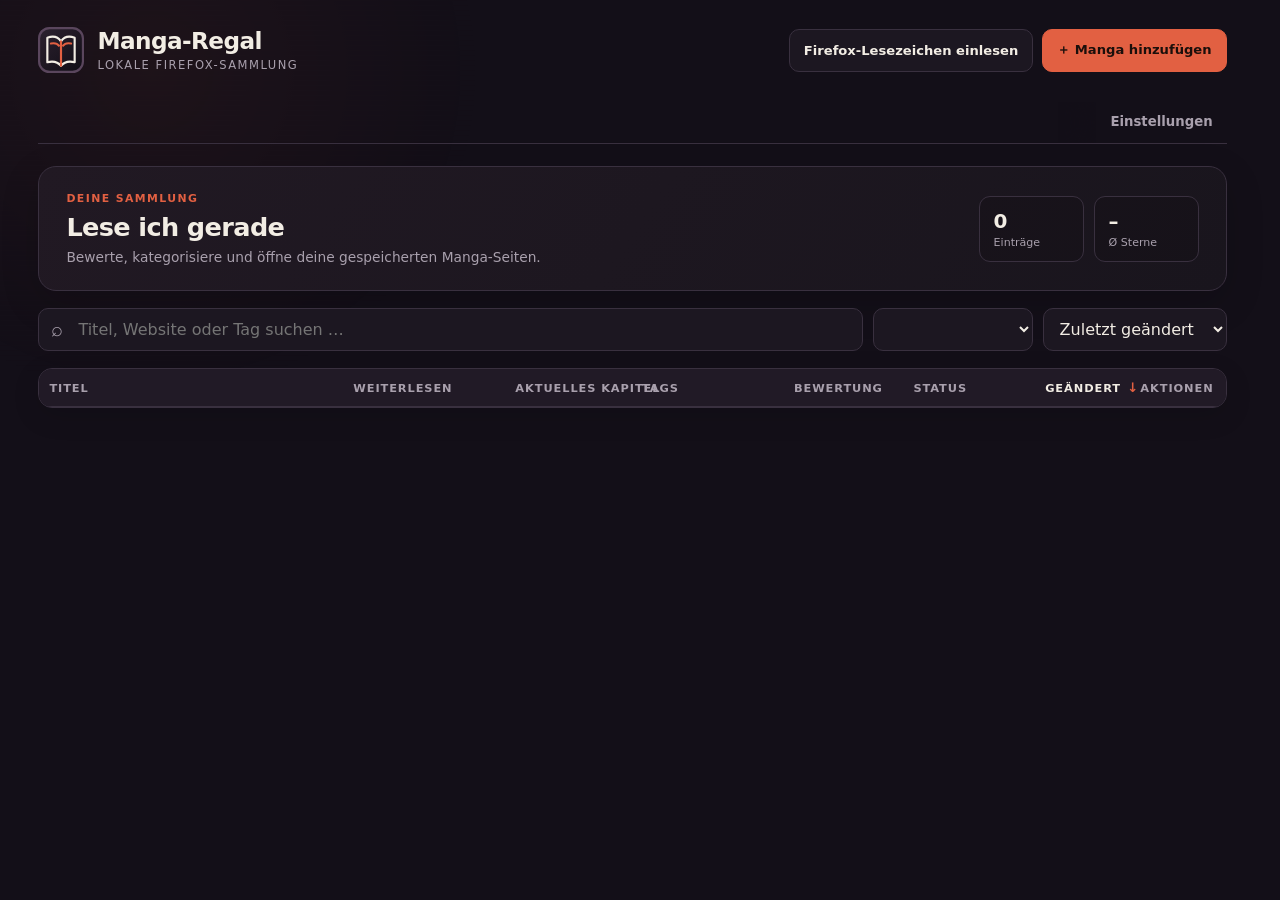
<file: dashboard/index.html>
<!doctype html>
<html lang="de">
<head>
  <meta charset="utf-8">
  <meta name="viewport" content="width=device-width, initial-scale=1">
  <meta name="color-scheme" content="dark">
  <title>Manga-Regal</title>
  <link rel="icon" href="../icons/manga-regal.svg">
  <link rel="stylesheet" href="styles.css">
  <link rel="stylesheet" href="../shared/page-themes.css">
</head>
<body>
  <main class="shell">
    <header class="app-header">
      <div class="brand">
        <img src="../icons/manga-regal.svg" alt="">
        <div><h1 data-i18n="brandName">Manga-Regal</h1><p data-i18n="brandSubtitle">Lokale Firefox-Sammlung</p></div>
      </div>
      <div class="header-actions">
        <button class="button secondary" id="syncBookmarks" data-i18n="syncBookmarks">Firefox-Lesezeichen einlesen</button>
        <button class="button primary" id="addEntry" data-i18n="addManga">＋ Manga hinzufügen</button>
      </div>
    </header>

    <nav class="view-nav" id="viewNav" aria-label="Sammlungsbereich" data-i18n-aria-label="collectionArea">
      <div class="category-nav-items" id="categoryNavItems"></div>
      <button class="nav-item admin-link" data-view="admin" data-i18n="navAdmin">Einstellungen</button>
    </nav>

    <section id="collectionView">
      <div class="hero">
        <div><span class="eyebrow" data-i18n="collectionEyebrow">Deine Sammlung</span><h2 id="viewTitle">Lese ich gerade</h2><p data-i18n="collectionDescription">Bewerte, kategorisiere und öffne deine gespeicherten Manga-Seiten.</p></div>
        <div class="hero-stats"><div><strong id="totalCount">0</strong><span data-i18n="entries">Einträge</span></div><div><strong id="averageRating">–</strong><span data-i18n="averageStars">Ø Sterne</span></div></div>
      </div>

      <div class="toolbar">
        <label class="search"><span aria-hidden="true">⌕</span><input id="searchInput" type="search" placeholder="Titel, Website oder Tag suchen …" data-i18n-placeholder="searchPlaceholder"></label>
        <select id="ratingFilter" aria-label="Bewertung filtern" data-i18n-aria-label="filterRating"></select>
        <select id="sortSelect" aria-label="Sortierung" data-i18n-aria-label="sorting"><option value="new" data-i18n="sortNew">Zuletzt geändert</option><option value="rating" data-i18n="sortRating">Beste Bewertung</option><option value="title" data-i18n="sortTitle">Titel A–Z</option></select>
      </div>

      <div class="card-grid" id="collectionCards" hidden></div>
      <div class="table-shell" id="collectionTable">
        <table class="collection-table">
          <colgroup><col class="col-title"><col class="col-read"><col class="col-chapter"><col class="col-tags"><col class="col-rating"><col class="col-status"><col class="col-modified"><col class="col-actions"></colgroup>
          <thead><tr><th><button class="sort-header" data-sort-column="title"><b data-i18n="title">Titel</b> <span></span></button></th><th><button class="sort-header" data-sort-column="source"><b data-i18n="continue">Weiterlesen</b> <span></span></button></th><th><button class="sort-header" data-sort-column="chapter"><b data-i18n="chapter">Aktuelles Kapitel</b> <span></span></button></th><th><button class="sort-header" data-sort-column="tags"><b data-i18n="tags">Tags</b> <span></span></button></th><th><button class="sort-header" data-sort-column="rating"><b data-i18n="rating">Bewertung</b> <span></span></button></th><th><button class="sort-header" data-sort-column="status"><b data-i18n="status">Status</b> <span></span></button></th><th><button class="sort-header active" data-sort-column="modified"><b data-i18n="modified">Geändert</b> <span>↓</span></button></th><th class="actions-heading" data-i18n="actions">Aktionen</th></tr></thead>
          <tbody id="collectionRows"></tbody>
        </table>
      </div>
    </section>

    <section id="adminView" hidden>
      <div class="admin-hero"><div><span class="eyebrow" data-i18n="adminEyebrow">Verwaltung</span><h2 data-i18n="adminTitle">Einstellungen & Datensicherung</h2><p data-i18n="adminDescription">Passe das Manga-Regal an und verwalte deine lokalen Daten.</p></div><div class="admin-hero-actions"><a class="help-button" href="../help/settings.html" data-help-page="settings" target="_blank" rel="noopener" title="Einstellungen erklären" data-i18n-title="settingsHelpTitle"><b aria-hidden="true">?</b><span data-i18n="help">Hilfe</span></a><span class="storage-pill"><i></i><b data-i18n="storageActive">Autospeichern aktiv</b></span><button class="button primary" id="saveAdminSettings" type="button" data-i18n="saveAdmin">Einstellungen speichern</button></div></div>
      <div class="settings-section-tabs" role="tablist" aria-label="Einstellungsbereiche" data-i18n-aria-label="settingsSections">
        <button id="settingsAppearanceTab" type="button" role="tab" aria-selected="true" aria-controls="settingsAppearancePanel" tabindex="0" data-settings-section="appearance" data-i18n="settingsAppearance">Darstellung</button>
        <button id="settingsTagsTab" type="button" role="tab" aria-selected="false" aria-controls="settingsTagsPanel" tabindex="-1" data-settings-section="tags" data-i18n="settingsTags">Tag-Vorauswahl</button>
        <button id="settingsTechnicalTab" type="button" role="tab" aria-selected="false" aria-controls="settingsTechnicalPanel" tabindex="-1" data-settings-section="technical" data-i18n="settingsTechnical">Technik &amp; Daten</button>
      </div>
      <section id="settingsAppearancePanel" role="tabpanel" aria-labelledby="settingsAppearanceTab">
        <div class="admin-grid"><article class="panel appearance-panel">
          <div class="panel-head"><div><h3 data-i18n="appearanceTitle">Oberfläche</h3><p data-i18n="appearanceDescription">Ansicht, Sprache und Farbschema der Erweiterung.</p></div></div>
          <div class="panel-body">
            <div class="preference-list compact-preferences">
              <div class="preference-row"><span><strong data-i18n="language">Sprache</strong><small data-i18n="languageHint">Oberfläche und Einblendungsformular</small></span><button class="switch-control labeled-switch" id="languageSetting" type="button" role="switch" aria-checked="false"><span class="switch-side">DE</span><span class="switch-track"><i></i></span><span class="switch-side">EN</span></button></div>
              <label class="preference-row"><span><strong data-i18n="themeLabel">Design</strong><small data-i18n="themeHint">Ein Design für Sammlung, Einstellungen, Speicherformular und Hilfe.</small></span><select id="colorModeSetting"><option value="light" data-i18n="themeLight">Light Mode</option><option value="dark" data-i18n="themeDark">Dark Mode</option><option value="coral-dark">Coral Dark</option><option value="coral-light">Coral Light</option><option value="blue-light">Blue Light</option><option value="blue-dark">Blue Dark</option></select></label>
              <div class="preference-row"><span><strong data-i18n="tableCovers">Cover in Tabellen</strong><small data-i18n="tableCoversHint">Cover nur in der Tabellenansicht einblenden.</small></span><button class="switch-control" id="showCoversInTableSetting" type="button" role="switch" aria-checked="false"><span class="switch-track"><i></i></span><b data-switch-label>Aus</b></button></div>
              <div class="preference-row"><span><strong data-i18n="startupDialog">Startdialog anzeigen</strong><small data-i18n="startupDialogHint">Begrüßung und Kurzanleitung beim ersten Öffnen ein- oder ausschalten.</small></span><button class="switch-control" id="showOnboardingSetting" type="button" role="switch" aria-checked="true"><span class="switch-track"><i></i></span><b data-switch-label>Ein</b></button></div>
              <div class="preference-row"><span><strong data-i18n="chapterDetection">Kapitel aus Links erkennen</strong><small data-i18n="chapterDetectionHint">Kann für Light Novels und uneindeutige Adressen ausgeschaltet werden. Manuelle Eingaben bleiben möglich.</small></span><button class="switch-control" id="chapterDetectionSetting" type="button" role="switch" aria-checked="true"><span class="switch-track"><i></i></span><b data-switch-label>Ein</b></button></div>
              <div class="preference-row"><span><strong data-i18n="rereadOption">Re-Read-Option anbieten</strong><small data-i18n="rereadOptionHint">Zeigt im Aktualisierungsdialog die Möglichkeit für einen getrennten neuen Lesedurchlauf.</small></span><button class="switch-control" id="offerRereadSetting" type="button" role="switch" aria-checked="true"><span class="switch-track"><i></i></span><b data-switch-label>Ein</b></button></div>
              <div class="preference-row"><span><strong data-i18n="rereadTag">Re-Reads automatisch taggen</strong><small data-i18n="rereadTagHint">Fügt neuen Re-Reads den sichtbaren Tag „Re-Read“ hinzu. Die interne Zuordnung bleibt unabhängig davon erhalten.</small></span><button class="switch-control" id="autoTagRereadsSetting" type="button" role="switch" aria-checked="true"><span class="switch-track"><i></i></span><b data-switch-label>Ein</b></button></div>
              <div id="allCoverAccessControl" hidden><div class="preference-row"><span><strong data-i18n="allCoverAccess">Cover automatisch von allen Webseiten laden</strong><small id="allCoverAccessHint" data-i18n="allCoverAccessHint">Optional: Chrome einmalig Zugriff auf alle HTTP-/HTTPS-Webseiten erlauben. Danach entfallen einzelne Domain-Freigaben. Ausschalten widerruft die umfassende Freigabe; lokale Cover bleiben erhalten.</small></span><button class="switch-control" id="allCoverAccessSetting" type="button" role="switch" aria-checked="false" aria-describedby="allCoverAccessHint"><span class="switch-track"><i></i></span><b data-switch-label>Aus</b></button></div></div>
              <label class="preference-row"><span><strong data-i18n="ratingScale">Bewertungsskala</strong><small data-i18n="ratingScaleHint">Fünf oder zehn Sterne verwenden</small></span><select id="ratingScaleSetting"><option value="5">5 ★</option><option value="10">10 ★</option></select></label>
              <label class="preference-row"><span><strong data-i18n="searchEngine">Suchmaschine</strong><small data-i18n="searchEngineHint">Standardmäßig wird die Firefox-Auswahl verwendet.</small></span><select id="searchEngineSetting"></select></label>
            </div>
            <section class="admin-subsection"><div class="subsection-head"><h4 data-i18n="customSearchTitle">Weitere Suchmaschine</h4><p data-i18n="customSearchHint">In der Adresse muss {query} als Platzhalter stehen.</p></div><div class="custom-engine-row"><input id="customSearchName" type="text" maxlength="50" placeholder="Name"><input id="customSearchUrl" type="url" maxlength="500" placeholder="https://example.com/search?q={query}"><button class="button secondary" id="addSearchEngine" type="button" data-i18n="addSearchEngine">＋ Hinzufügen</button></div><div class="custom-engine-list" id="customSearchEngineList"></div></section>
            <section class="admin-subsection"><div class="subsection-head"><h4 data-i18n="categoryNamesTitle">Kategorien verwalten</h4><p data-i18n="categoryNamesHint">Name und Tabellen-/Kachelansicht festlegen oder die Zeile am Griff verschieben.</p></div><p class="dialog-intro" data-i18n="ratingRulesHint"></p><div class="category-order-list category-editor-list" id="categoryOrderList"></div><div class="new-category-row"><label><strong data-i18n="newCategory">Neue Kategorie</strong><input id="newCategoryInput" type="text" maxlength="40" placeholder="z. B. Später lesen" data-i18n-placeholder="newCategoryPlaceholder"></label><button class="button secondary" id="addCategory" type="button" data-i18n="addCategory">＋ Kategorie hinzufügen</button></div><button class="button secondary save-category-button" id="saveCategoryNames" type="button" data-i18n="saveCategoryNames">Änderungen speichern</button></section>
          </div>
        </article></div>
      </section>
      <section id="settingsTagsPanel" role="tabpanel" aria-labelledby="settingsTagsTab" hidden>
        <div class="admin-grid"><article class="panel tag-preset-panel">
          <div class="panel-head"><div><h3 data-i18n="tagPresetsTitle">Tag-Vorauswahl</h3><p data-i18n="tagPresetsDescription">Aktiviere häufig verwendete Tags für die Manga-Tag-Auswahl.</p></div><div class="panel-head-actions"><button class="text-button" id="selectAllTagPresets" type="button" data-i18n="selectAll">Alle auswählen</button><button class="text-button" id="clearTagPresets" type="button" data-i18n="selectNone">Keine auswählen</button></div></div>
          <div class="panel-body">
            <div class="tag-preset-grid" id="tagPresetGrid"></div>
            <div class="new-preset-row"><label><strong data-i18n="newPresetTag">Eigenen Tag anlegen</strong><input id="newTagPresetInput" type="text" maxlength="40" placeholder="z. B. Reincarnation" data-i18n-placeholder="newPresetPlaceholder"></label><button class="button secondary" id="addTagPreset" type="button" data-i18n="addPresetTag">＋ Tag hinzufügen</button></div>
            <section class="admin-subsection placeholder-cover-settings"><div class="subsection-head placeholder-cover-head"><div><h4 data-i18n="placeholderCoverTitle">Platzhalter-Cover nach Tag</h4><p data-i18n="placeholderCoverHint">Ersetze bei Bedarf eines der vier Motive und ziehe Tags auf den gewünschten Platzhalter.</p></div><button class="switch-control" id="placeholderCoversEnabledSetting" type="button" role="switch" aria-checked="true" title="Platzhalter-Cover anzeigen"><span class="switch-track"><i></i></span><b data-switch-label>Ein</b></button></div><div class="placeholder-tag-map" id="placeholderTagMap"></div></section>
            <div class="preset-footer"><span data-i18n="tagPresetsHint">Bereits vergebene Tags bleiben beim Abwählen an den Manga erhalten.</span><button class="button secondary" id="saveTagPresets" type="button" data-i18n="saveTagPresets">Tag-Auswahl speichern</button></div>
          </div>
        </article></div>
      </section>
      <section id="settingsTechnicalPanel" role="tabpanel" aria-labelledby="settingsTechnicalTab" hidden>
        <div class="admin-grid"><article class="panel backup-panel"><div class="panel-head"><div><h3 data-i18n="backupTitle">Datensicherung</h3><p data-i18n="backupDescription">Deine Bewertungen und Tags bleiben in Firefox gespeichert.</p></div></div><div class="panel-body"><div class="action-stack"><button class="button secondary" id="exportJson" data-i18n="exportBackup">JSON-Sicherung herunterladen</button><label class="button secondary file-button"><span data-i18n="importBackup">JSON-Sicherung importieren</span><input id="importJson" type="file" accept="application/json,.json"></label></div><div class="backup-destination"><strong data-i18n="backupFolderTitle">Zielordner</strong><p id="backupDestination" role="status"></p></div><div class="preference-row"><span><strong data-i18n="dailyBackupTitle">Tägliche Dateisicherung</strong><small data-i18n="dailyBackupHint"></small></span><button class="switch-control" id="dailyBackupSetting" type="button" role="switch" aria-checked="false"><span class="switch-track"><i></i></span><b data-switch-label>Aus</b></button></div><label class="preference-row"><strong data-i18n="dailyBackupLimit">Aufbewahrte Sicherungen</strong><input id="dailyBackupLimit" class="backup-count-input" type="text" inputmode="numeric" pattern="[0-9]+" value="7" aria-invalid="false"></label><button class="button secondary" id="dailyBackupNow" type="button" data-i18n="dailyBackupNow">Dateisicherung jetzt erstellen</button><p class="hint" id="dailyBackupStatus" role="status"></p><p class="hint" data-i18n="backupHint">Ein JSON-Export ist empfehlenswert, bevor du das Add-on entfernst. Beim Entfernen löcht Firefox normalerweise auch den Erweiterungsspeicher.</p></div></article>
<article class="panel sync-panel">
          <div class="panel-head"><div><h3 data-i18n="firefoxSyncTitle">Firefox Sync</h3><p data-i18n="firefoxSyncDescription">Sammlung zwischen Firefox-Profilen synchronisieren.</p></div></div>
          <div class="panel-body">
            <div class="preference-row"><span><strong data-i18n="firefoxSync">Automatisch synchronisieren</strong><small data-i18n="firefoxSyncHint">Benötigt ein angemeldetes Mozilla-Konto und aktivierte Add-on-Synchronisierung.</small></span><button class="switch-control" id="syncEnabledSetting" type="button" role="switch" aria-checked="false"><span class="switch-track"><i></i></span><b data-switch-label>Aus</b></button></div>
            <div class="sync-status" aria-live="polite"><div><strong id="syncItemCount">0</strong><span data-i18n="syncManga">Manga</span></div><div><strong id="syncChunkCount">0</strong><span data-i18n="syncBundles">Bündel</span></div><div><strong id="syncStorageUsage">0 KB</strong><span data-i18n="syncStorage">komprimiert von 100 KB</span></div><div><strong id="syncCompressionRatio">–</strong><span data-i18n="syncCompression">Komprimierung</span></div></div>
            <div class="action-stack"><button class="button primary" id="syncNow" type="button" data-i18n="syncNow">Jetzt synchronisieren</button><button class="button secondary" id="restoreSync" type="button" data-i18n="restoreSync">Vom Sync laden</button></div>
            <p class="hint sync-status-text" id="syncStatusText">Firefox Sync ist ausgeschaltet.</p>
            <p class="hint" data-i18n="syncNoCovers">Cover und lokale Protokolle bleiben auf diesem Gerät und werden nicht synchronisiert.</p>
          </div>
        </article>
<article class="panel integration-panel">
          <div class="panel-head"><div><h3 data-i18n="integrationTitle">Firefox-Integration</h3><p data-i18n="integrationDescription">Das Symbol befindet sich in der Firefox-Werkzeugleiste.</p></div></div>
          <div class="panel-body">
            <dl class="facts"><div><dt data-i18n="toolbarSymbol">Werkzeugleisten-Symbol</dt><dd data-i18n="toolbarSymbolDetail">Öffnet das Formular im aktuellen Tab</dd></div><div><dt data-i18n="internalPages">Interne Seiten</dt><dd data-i18n="internalPagesDetail">Öffnen stattdessen diese Sammlung</dd></div></dl>
            <div class="admin-setting shortcut-setting"><div><strong data-i18n="shortcut">Tastenkürzel</strong><span data-i18n="shortcutHint">In das Feld klicken und das eigene Kürzel drücken</span></div><input id="shortcutInput" type="text" value="Alt+Shift+M" spellcheck="false" aria-label="Tastenkürzel"><button class="button secondary" id="saveShortcut" type="button" data-i18n="saveShortcut">Kürzel speichern</button><button class="text-button" id="resetShortcut" type="button" data-i18n="resetShortcut">Standard</button></div>
            <div class="admin-setting"><div><strong id="currentLimitLabel">Limit für „Lese ich gerade“</strong><span data-i18n="currentLimitHint">Wie viele Manga dürfen gleichzeitig aktiv gelesen werden?</span></div><input id="readingLimitInput" type="number" min="1" max="50" value="5" aria-label="Limit für Lese ich gerade"><button class="button secondary" id="saveReadingLimit" type="button" data-i18n="saveLimit">Limit speichern</button></div>
            <section class="admin-subsection import-settings"><div class="subsection-head"><h4 data-i18n="bookmarkImportTitle">Lesezeichen-Import</h4><p data-i18n="bookmarkImportHint">Lege fest, welche Lesezeichen beim Öffnen des Imports angeboten werden.</p></div><label class="preference-row"><span><strong data-i18n="defaultNewStatus">Standardkategorie für neue Einträge</strong><small data-i18n="defaultNewStatusHint">Gilt für das Tab-Formular, manuelle Einträge und Firefox-Importe.</small></span><select id="defaultNewStatusSetting"></select></label><label class="preference-row"><span><strong data-i18n="importMode">Importart</strong></span><select id="bookmarkImportModeSetting"><option value="folders" data-i18n="importFoldersMode">Ordner auswählen</option><option value="keyword" data-i18n="importKeywordMode">Alle mit Schlüsselwort</option><option value="manual" data-i18n="importManualMode">Lesezeichen einzeln auswählen</option></select></label><label class="preference-row" id="bookmarkKeywordRow"><span><strong data-i18n="importKeyword">Schlüsselwort</strong><small data-i18n="importKeywordHint">Sucht in Titel und Adresse, z. B. Chapter</small></span><input id="bookmarkImportKeywordSetting" type="text" maxlength="100" value="chapter"></label><div class="preference-row"><span><strong data-i18n="showImportButton">Importknopf anzeigen</strong><small data-i18n="showImportButtonHint">Blendet den Knopf im Kopfbereich ein oder aus.</small></span><button class="switch-control" id="showBookmarkImportButtonSetting" type="button" role="switch" aria-checked="true"><span class="switch-track"><i></i></span><b data-switch-label>Ein</b></button></div></section>
          </div>
        </article>
<article class="panel bookmark-export-panel">
          <div class="panel-head"><div><h3 data-i18n="bookmarkExportTitle">Zurück zu Firefox</h3><p data-i18n="bookmarkExportDescription">Erstellt aus der Sammlung wieder geordnete Firefox-Lesezeichen.</p></div></div>
          <div class="panel-body">
            <dl class="facts bookmark-export-facts">
              <div><dt data-i18n="bookmarkExportDestination">Ziel</dt><dd data-i18n="bookmarkExportDestinationDetail">Weitere Lesezeichen / Manga-Regal</dd></div>
              <div><dt data-i18n="bookmarkExportStructure">Struktur</dt><dd data-i18n="bookmarkExportStructureDetail">Ein Unterordner je Kategorie</dd></div>
              <div><dt data-i18n="bookmarkExportData">Enthaltene Daten</dt><dd data-i18n="bookmarkExportDataDetail">Nur Titel und aktuelle Adresse</dd></div>
            </dl>
            <div class="bookmark-export-summary" aria-live="polite"><span class="bookmark-export-icon" aria-hidden="true">⇧</span><div><strong id="bookmarkExportSummary">Noch kein Manga-Regal-Ordner erstellt.</strong><small id="bookmarkExportDetail">Bewertungen, Tags, Cover und Protokolle werden nicht als Lesezeichen gespeichert.</small></div></div>
            <button class="button primary" id="exportFirefoxBookmarks" type="button" data-i18n="bookmarkExportAction">Manga-Regal-Ordner erstellen</button>
            <p class="hint" data-i18n="bookmarkExportHint">Bei einem erneuten Export wird nur der zuvor von Manga-Regal erzeugte Ordner ersetzt. Die Gesamtansicht „Alle“ wird nicht doppelt angelegt.</p>
          </div>
        </article></div>
      <div class="settings-bottom-section">
        <div class="settings-bottom-tabs" role="tablist" aria-label="Protokolle und Änderungen" data-i18n-aria-label="settingsTabs">
          <button class="settings-bottom-tab active" id="showLogsTab" type="button" role="tab" aria-selected="true" aria-controls="logsPanel" data-i18n="logsTab">Import- & Fehlerprotokoll</button>
          <button class="settings-bottom-tab" id="showPatchlogTab" type="button" role="tab" aria-selected="false" aria-controls="patchlogPanel" data-i18n="patchlogTab">Patchlog</button>
        </div>
        <article class="panel log-panel" id="logsPanel" role="tabpanel" aria-labelledby="showLogsTab"><div class="panel-head"><div><h3 data-i18n="logsTitle">Import- & Fehlerprotokoll</h3><p data-i18n="logsDescription">Die neuesten lokalen Ereignisse zuerst.</p></div><div class="panel-head-actions log-retention-controls"><label class="log-retention-label"><span data-i18n="limitLogs">Alte Einträge automatisch löschen</span><button class="switch-control" id="limitLogsSetting" type="button" role="switch" aria-checked="true" aria-label="Alte Einträge automatisch löschen" data-i18n-aria-label="limitLogs" data-i18n-title="limitLogsHint"><span class="switch-track"><i></i></span><b data-switch-label>Ein</b></button></label><button class="text-button danger" id="clearLogs" data-i18n="clearLogs">Protokoll leeren</button></div></div><div class="log-toolbar"><select id="logLevel"><option value="all" data-i18n="allLevels">Alle Stufen</option><option value="info">Info</option><option value="warning">Warning</option><option value="error">Error</option></select><input id="logSearch" type="search" placeholder="Protokoll durchsuchen …" data-i18n-placeholder="searchLogs"><span id="logCount"></span></div><div class="log-scroll"><table class="log-table"><thead><tr><th data-i18n="logTime">Zeit</th><th data-i18n="logLevel">Stufe</th><th data-i18n="logArea">Bereich</th><th data-i18n="logMessage">Meldung</th><th data-i18n="logDetails">Details</th></tr></thead><tbody id="logRows"></tbody></table></div></article>
        <article class="panel patchlog-panel" id="patchlogPanel" role="tabpanel" aria-labelledby="showPatchlogTab" hidden><div class="panel-head"><div><h3 data-i18n="patchlogTitle">Patchlog</h3><p data-i18n="patchlogDescription">Hinweise zur aktuell installierten Version.</p></div><a class="text-button patchlog-help-link" href="../help/index.html" data-help-page="index" target="_blank" rel="noopener" data-i18n="openFullHelp">Vollständige Hilfe öffnen</a></div><a class="text-button patchlog-help-link" id="fullChangelogLink" href="https://github.com/Raican667/Manga-Regal/blob/main/CHANGELOG.en.md" target="_blank" rel="noopener" data-i18n="fullChangelog">Full version history</a><div class="patchlog-content" id="patchlogContent"></div></article>
      </div>
      </section>
    </section>
  </main>

  <dialog id="entryDialog">
    <form id="entryForm" method="dialog">
      <header class="dialog-head"><div><span class="eyebrow" data-i18n="entryEyebrow">Manga-Eintrag</span><h2 id="dialogTitle">Manga hinzufügen</h2></div><button class="close-button" type="button" id="closeDialog" aria-label="Schließen" data-i18n-aria-label="close">×</button></header>
      <div class="dialog-body">
        <input id="editId" type="hidden">
        <label class="control"><span data-i18n="title">Titel</span><input id="titleInput" type="text" required></label>
        <label class="control"><span data-i18n="website">Webseite</span><input id="urlInput" type="url" required></label>
        <div class="control"><span data-i18n="tags">Tags</span><div id="entrySelectedTags" class="tag-list" hidden></div><button class="button secondary entry-tag-trigger" id="chooseEntryTags" type="button" data-i18n="editTagsTitle">Tags anpassen</button></div>
        <div class="control"><span data-i18n="rating">Bewertung</span><div class="dialog-stars" id="dialogStars"></div></div>
        <div class="form-row"><label class="control"><span data-i18n="chapter">Aktuelles Kapitel</span><input id="chapterInput" type="text" placeholder="z. B. 127.5"></label><label class="control"><span data-i18n="status">Status</span><select id="statusInput"><option value="active" data-i18n="active">Aktiv</option><option value="reading">Lese ich gerade (max. 5)</option><option value="hold">On Hold</option><option value="dropped" data-i18n="dropped">Gedroppt</option></select></label></div>
        <label class="control"><span data-i18n="coverUrl">Cover-Adresse</span><input id="coverInput" type="url" placeholder="https://…"></label>
        <div id="coverAccessControl" hidden><button class="button" id="coverAccessButton" type="button" data-i18n="coverAccess">Cover-Domain freigeben</button><p id="coverPermissionHint" role="status"></p></div>
        <footer class="dialog-actions"><button class="button secondary" type="button" id="cancelDialog" data-i18n="cancel">Abbrechen</button><button class="button primary" type="submit" data-i18n="save">Speichern</button></footer>
      </div>
    </form>
  </dialog>

  <dialog id="tagEditorDialog" class="tag-editor-dialog">
    <form id="tagEditorForm" method="dialog">
      <header class="dialog-head"><div><span class="eyebrow" data-i18n="tagTableEyebrow">Direkt in der Sammlung</span><h2 data-i18n="editTagsTitle">Tags anpassen</h2></div><button class="close-button" type="button" id="closeTagEditor" aria-label="Schließen" data-i18n-aria-label="close">×</button></header>
      <div class="dialog-body">
        <input id="tagEditorItemId" type="hidden">
        <div class="tag-choice-list" id="tagChoiceList"></div>
        <footer class="dialog-actions"><button class="button secondary" type="button" id="cancelTagEditor" data-i18n="cancel">Abbrechen</button><button class="button primary" type="submit" data-i18n="applyTags">Tags übernehmen</button></footer>
      </div>
    </form>
  </dialog>

  <dialog id="ratingScaleConfirmDialog" class="rating-scale-confirm-dialog">
    <div class="dialog-head"><div><span class="eyebrow" data-i18n="ratingScaleWarningEyebrow">Bewertungen werden angepasst</span><h2 data-i18n="ratingScaleConfirmTitle">Bewertungsskala wirklich ändern?</h2></div></div>
    <div class="dialog-body">
      <p class="dialog-intro" id="ratingScaleWarningText"></p>
      <div class="rating-conversion-example" data-i18n="ratingScaleConversionExample">Beispiel: 10 → 5, 8 → 5 und 6 → 5. Werte von 1 bis 5 ändern sich nicht.</div>
      <p class="hint" data-i18n="ratingScaleWarningHint">Die Änderung wird erst nach deiner Bestätigung gespeichert.</p>
      <div class="dialog-actions"><button class="button secondary" type="button" id="cancelRatingScaleChange" data-i18n="cancel">Abbrechen</button><button class="button primary" type="button" id="confirmRatingScaleChange" data-i18n="confirmRatingScaleChange">Auf 5 Sterne umstellen</button></div>
    </div>
  </dialog>

  <dialog id="bookmarkDialog" class="bookmark-dialog">
    <form id="bookmarkForm" method="dialog">
      <header class="dialog-head"><div><span class="eyebrow" data-i18n="bookmarksEyebrow">Firefox-Lesezeichen</span><h2 id="bookmarkDialogTitle">Lesezeichen importieren</h2></div><button class="close-button" type="button" id="closeBookmarkDialog" aria-label="Schließen" data-i18n-aria-label="close">×</button></header>
      <div class="dialog-body">
        <p class="dialog-intro" id="bookmarkDialogHelp">Es werden nur markierte Ordner importiert. Optional kannst du allen Manga eines Ordners direkt eine Bewertung geben.</p>
        <div class="import-defaults"><label><strong data-i18n="importRating">Startbewertung</strong><select id="importRating"></select></label><label><strong data-i18n="importCategory">Zielkategorie</strong><select id="importCategory"></select></label><p data-i18n="importOptionsHint"></p></div>
        <label class="select-all"><input id="selectAllFolders" type="checkbox"> <span data-i18n="selectAllDisplayed">Alle angezeigten Einträge auswählen</span></label>
        <div class="folder-list" id="bookmarkFolderList"></div>
        <footer class="dialog-actions"><button class="button secondary" type="button" id="cancelBookmarkDialog" data-i18n="cancel">Abbrechen</button><button class="button primary" type="submit" id="submitBookmarkImport" data-i18n="importSelection">Auswahl importieren</button></footer>
      </div>
    </form>
  </dialog>

  <dialog id="chromeSyncConsentDialog" aria-labelledby="chromeSyncConsentTitle" aria-describedby="chromeSyncConsentText">
    <div class="dialog-head"><h2 id="chromeSyncConsentTitle" data-i18n="chromeSyncConsentTitle">Chrome Sync aktivieren?</h2></div>
    <div class="dialog-body">
      <p id="chromeSyncConsentText" class="dialog-intro" data-i18n="chromeSyncConsentText">Deine gespeicherten Titel, Links, Kapitelstände, Bewertungen, Tags und Einstellungen werden über Chrome Sync synchronisiert, sofern Chrome Sync im Browser aktiviert ist. Cover und Protokolle bleiben ausschließlich lokal. Die Zustimmung gilt nur für dieses Gerät und kann durch Ausschalten von Sync widerrufen werden.</p>
      <div class="dialog-actions"><button class="button secondary" id="cancelChromeSyncConsent" type="button" data-i18n="cancel">Abbrechen</button><button class="button primary" id="confirmChromeSyncConsent" type="button" data-i18n="chromeSyncConsentAccept">Sync erlauben</button></div>
    </div>
  </dialog>

  <dialog id="onboardingDialog" class="onboarding-dialog" aria-labelledby="welcomeTitle" aria-describedby="welcomeDescription">
    <div class="onboarding-shell">
      <div class="onboarding-art" aria-hidden="true"><img src="../icons/manga-regal.svg" alt=""><strong data-i18n="brandName">Manga-Regal</strong></div>
      <div class="onboarding-copy">
        <span class="eyebrow" data-i18n="welcomeEyebrow">Willkommen</span>
        <h2 id="welcomeTitle" data-i18n="welcomeTitle">Dein Manga-Regal ist bereit</h2>
        <p id="welcomeDescription" data-i18n="welcomeText">Dein Platz für Manga und Light Novels: Behalte Lesestand, Bewertungen und Tags im Blick.</p>
        <ol class="onboarding-steps">
          <li><b aria-hidden="true">1</b><div><strong data-i18n="welcomeStepOneTitle">Ersten Titel speichern</strong><span data-i18n="welcomeStepOne">Öffne eine Manga-Seite und klicke auf das Manga-Regal-Symbol in der Firefox-Symbolleiste.</span></div></li>
          <li><b aria-hidden="true">2</b><div><strong data-i18n="welcomeStepTwoTitle">Nach deinen Wünschen ordnen</strong><span data-i18n="welcomeStepTwo">Prüfe Titel und Kapitel, wähle eine Kategorie und ergänze bei Bedarf Sterne und Tags.</span></div></li>
          <li><b aria-hidden="true">3</b><div><strong data-i18n="welcomeStepThreeTitle">Weiterlesen und aktualisieren</strong><span data-i18n="welcomeStepThree">Öffne den gespeicherten Link über „Weiterlesen“. Speichere nach dem Lesen die neue Kapitelseite über das Symbol.</span></div></li>
        </ol>
        <aside class="onboarding-note"><strong data-i18n="welcomeImportTitle">Schon Firefox-Lesezeichen vorhanden?</strong><p data-i18n="welcomeImportText">Mit „Firefox-Lesezeichen einlesen“ kannst du ausgewählte Ordner oder einzelne Lesezeichen übernehmen. Die Importart legst du in den Einstellungen fest.</p></aside>
        <p class="onboarding-storage" data-i18n="welcomeStorage">Deine Sammlung wird lokal in Firefox gespeichert. Firefox Sync ist optional; Cover bleiben lokal. Die Hilfe ist jederzeit über „?“ in den Einstellungen erreichbar.</p>
        <div class="dialog-actions onboarding-actions"><a class="button secondary" href="../help/index.html" data-help-page="index" target="_blank" rel="noopener" data-i18n="openGuide">Ausführliche Hilfe</a><button class="button primary" id="finishOnboarding" type="button" data-i18n="startNow">Jetzt starten</button></div>
      </div>
    </div>
  </dialog>

  <dialog id="syncChoiceDialog" aria-labelledby="syncChoiceTitle">
    <header class="dialog-head"><h2 id="syncChoiceTitle" data-i18n="syncChoiceTitle">Sync-Stand auswählen</h2></header>
    <div class="dialog-body"><p id="syncChoiceCounts"></p><p data-i18n="syncChoiceHint"></p>
      <div class="action-stack"><button class="button primary" type="button" id="syncChooseRestore" data-i18n="syncChooseRestore">Vorhandenen Sync-Stand übernehmen</button><button class="button secondary" type="button" id="syncChooseUpload" data-i18n="syncChooseUpload">Lokalen Stand in den Sync hochladen</button><button class="button secondary" type="button" id="syncChooseCancel" data-i18n="cancel">Abbrechen</button></div>
    </div>
  </dialog>
  <div class="toast" id="toast" role="status"></div>
  <script src="../shared/platform.js"></script>
  <script src="../shared/store.js"></script>
  <script src="../shared/themes.js"></script>
  <script src="../shared/sync.js"></script>
  <script src="app.js"></script>
</body>
</html>
</file>
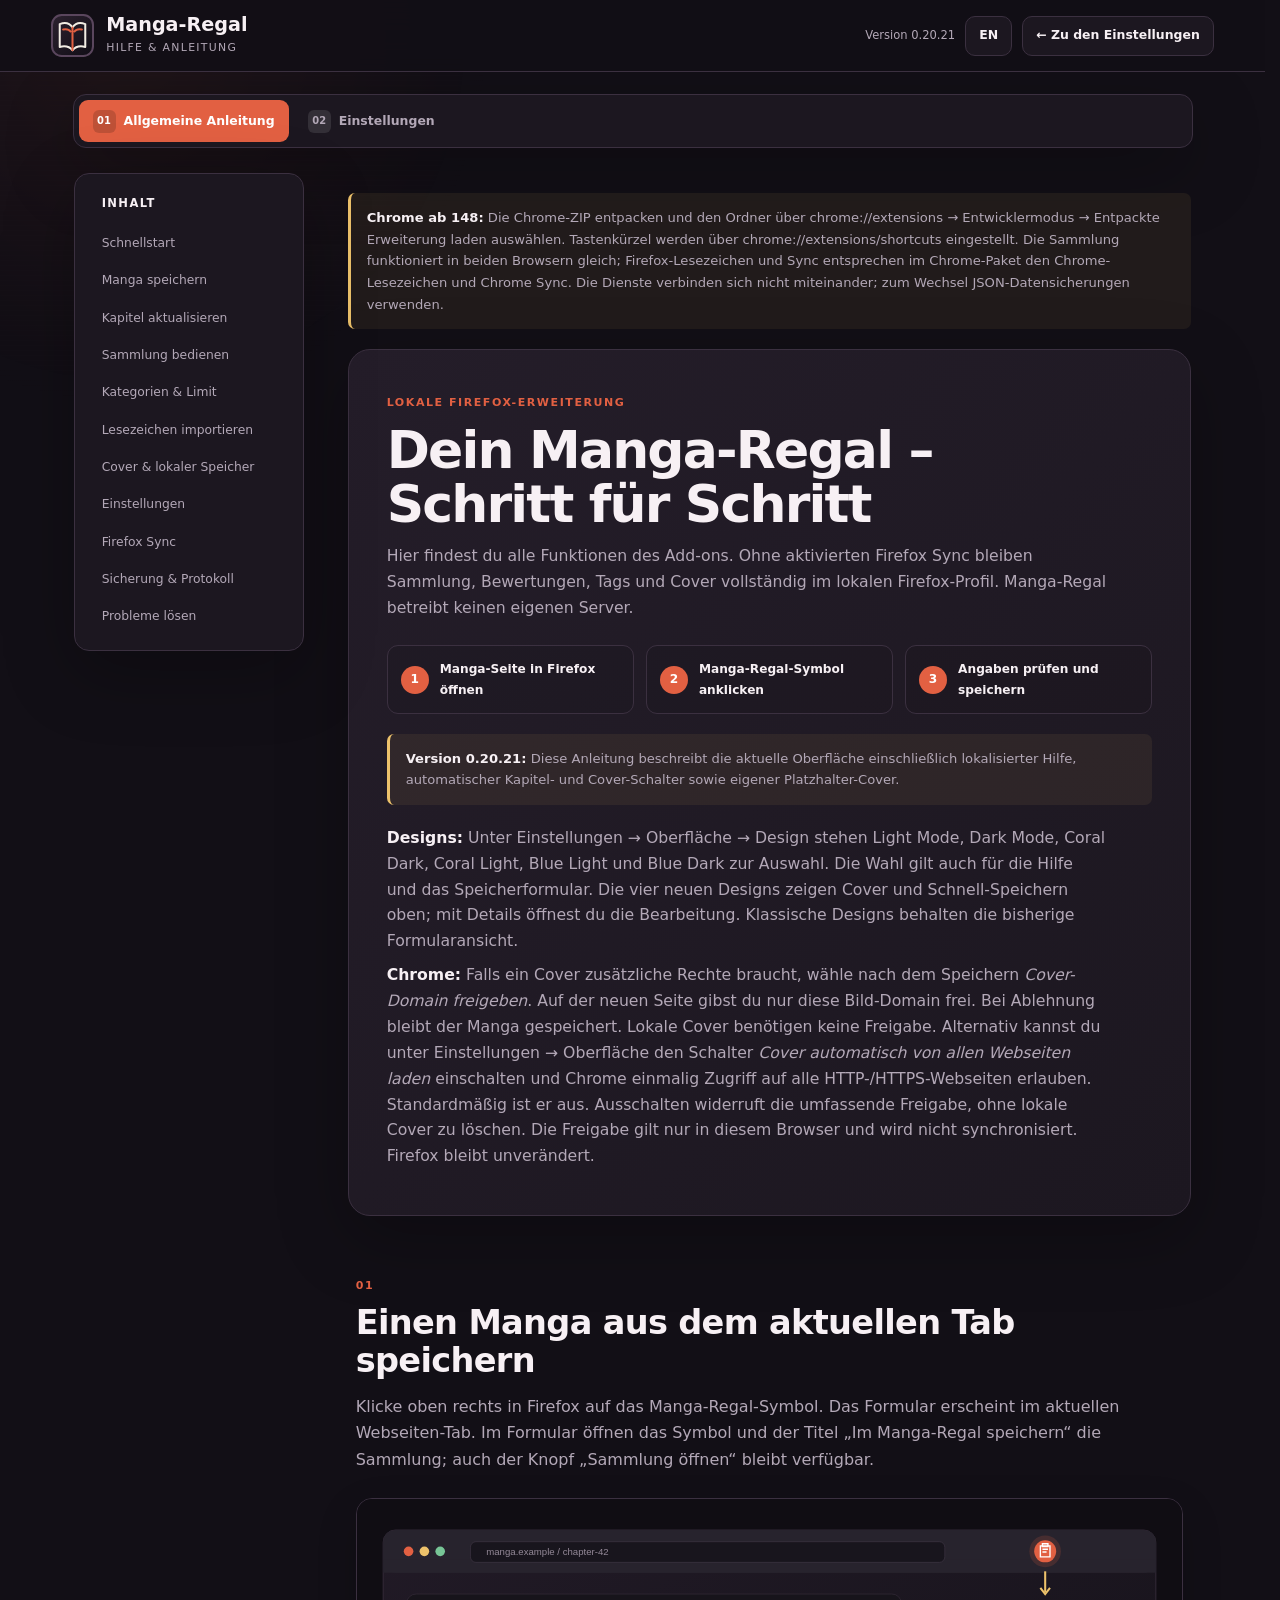
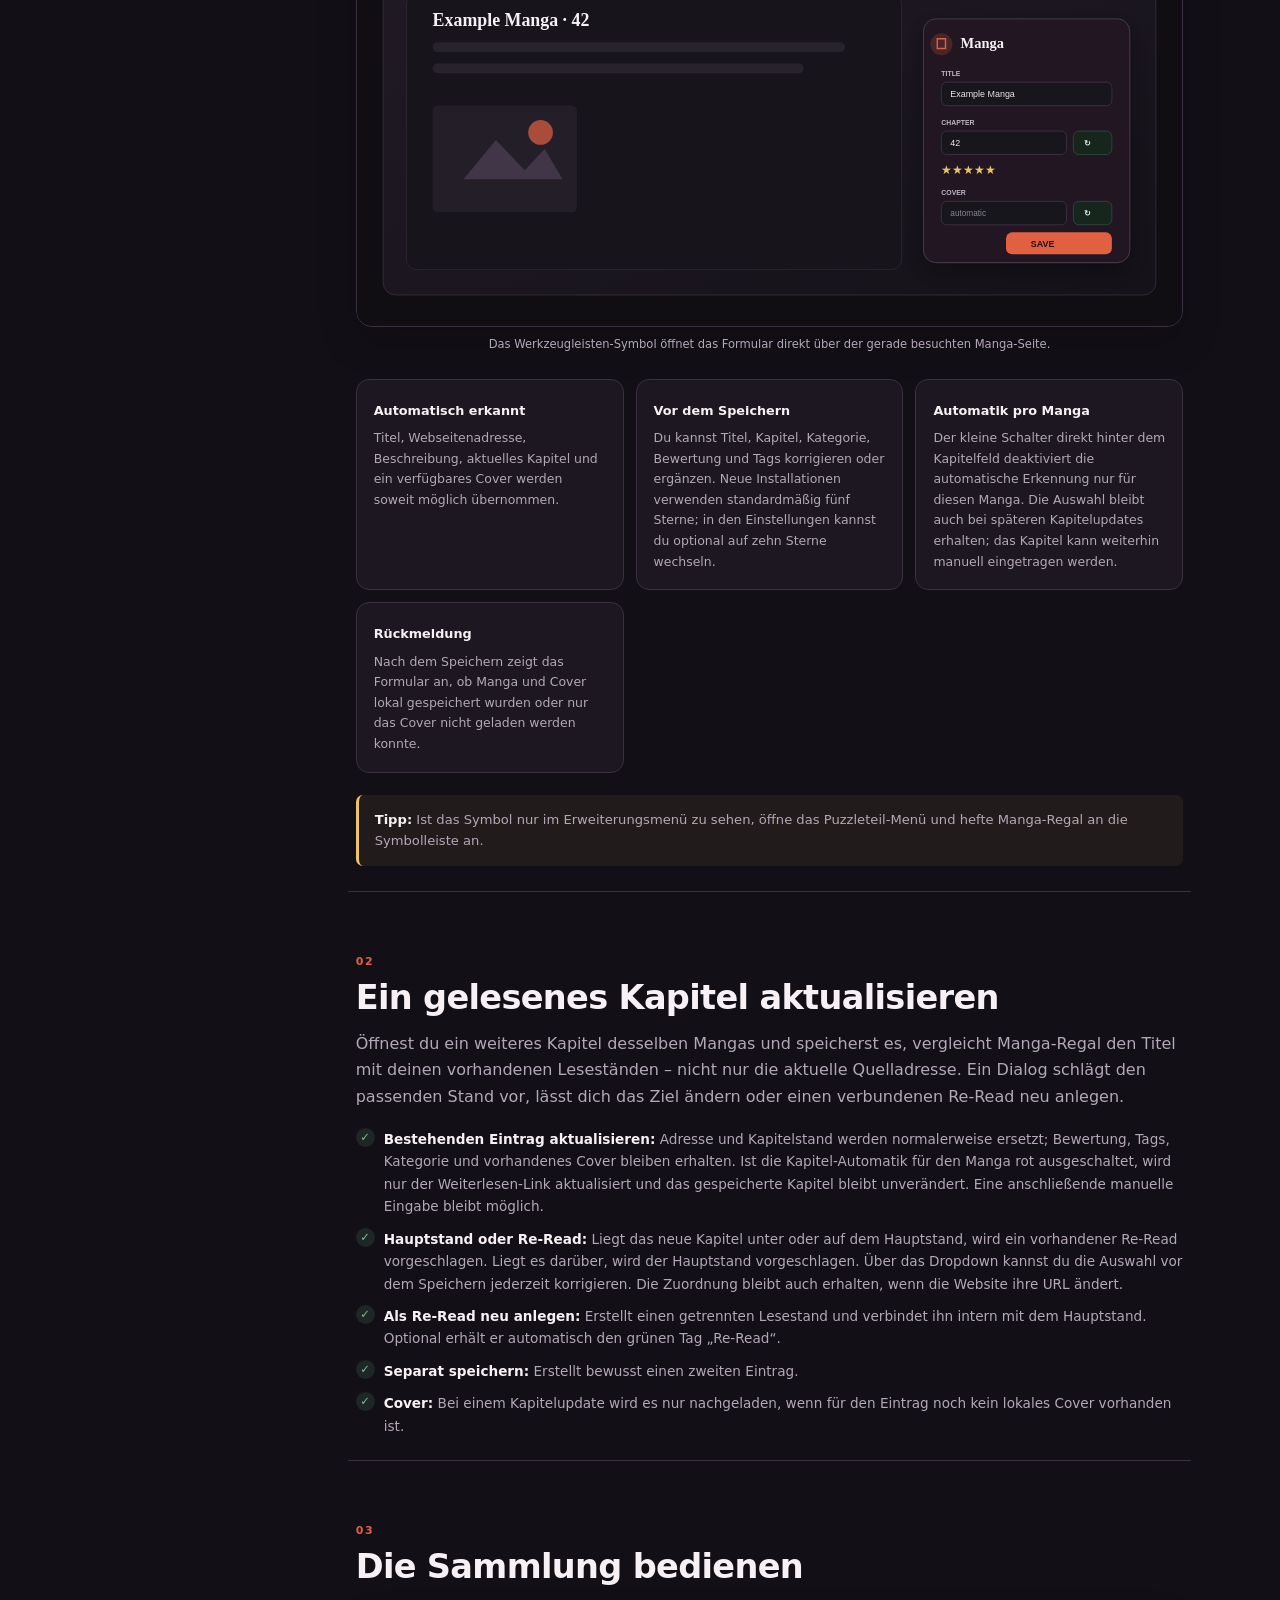
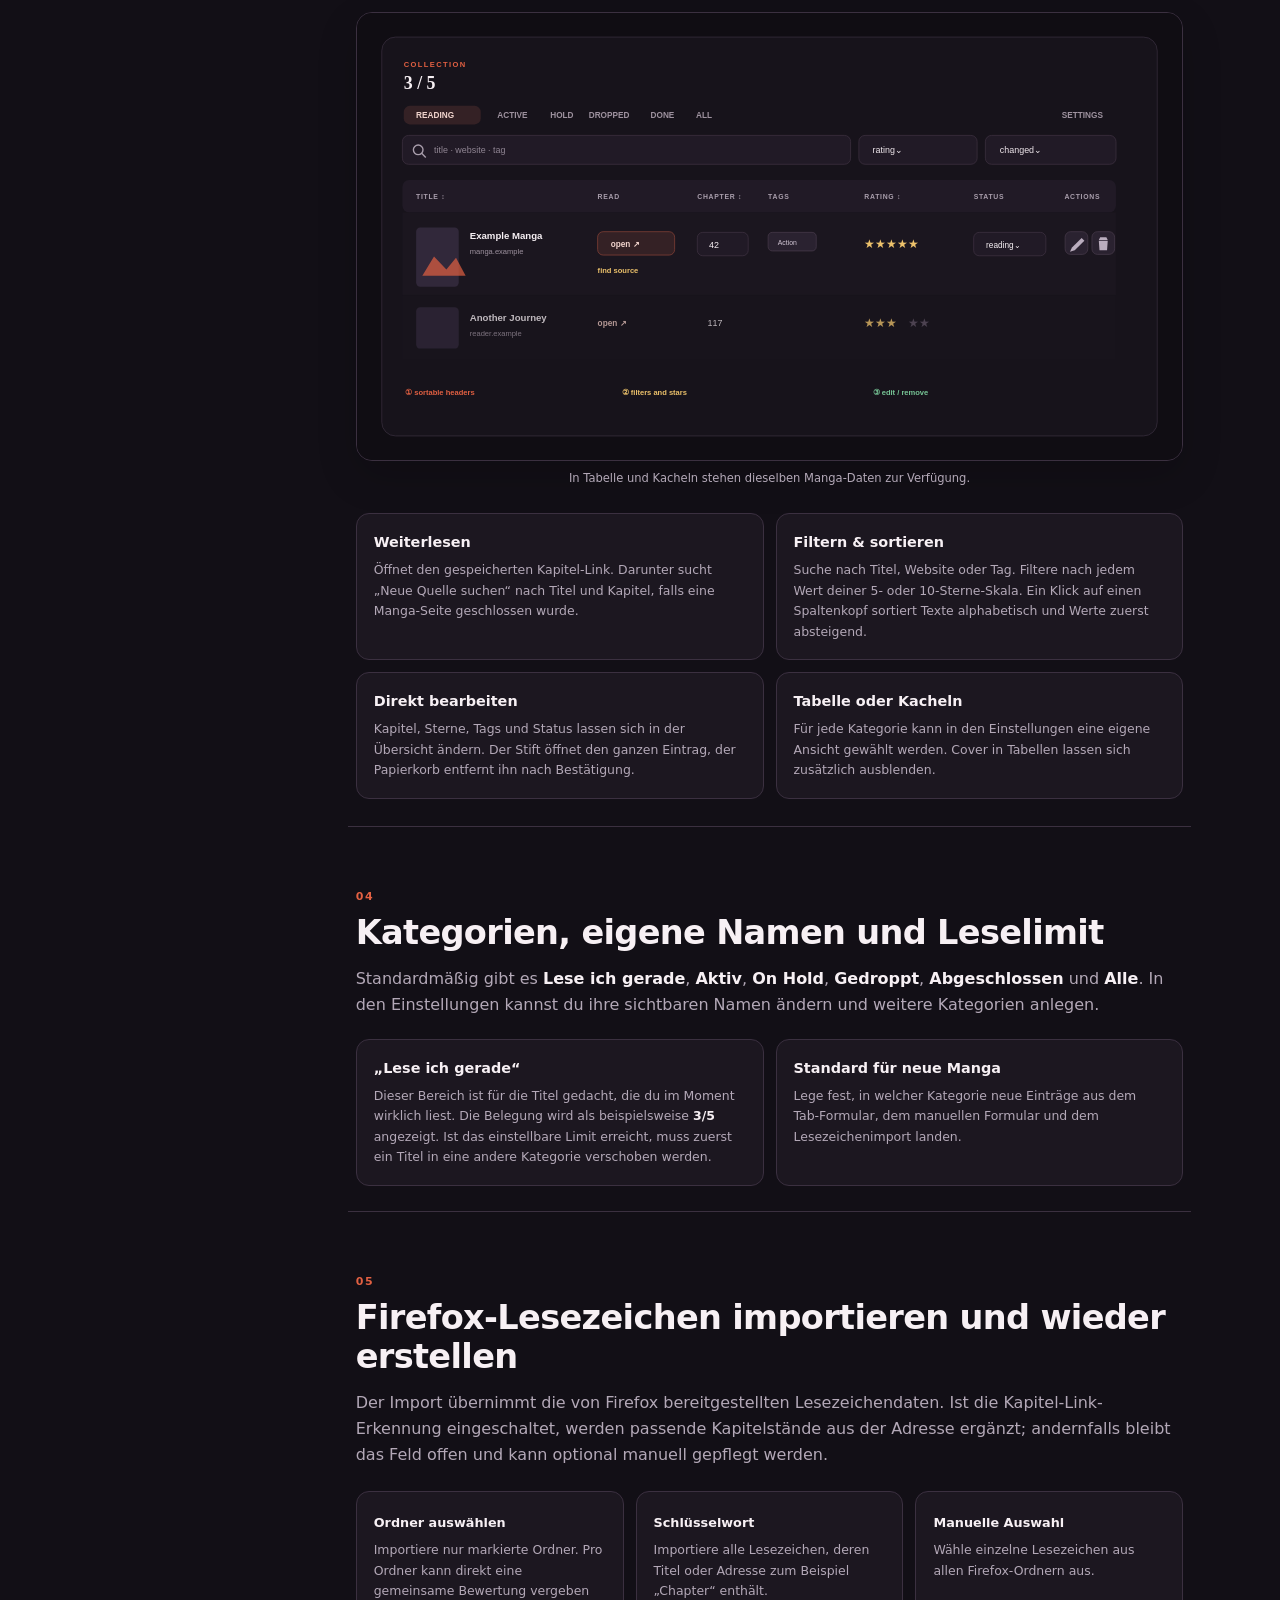
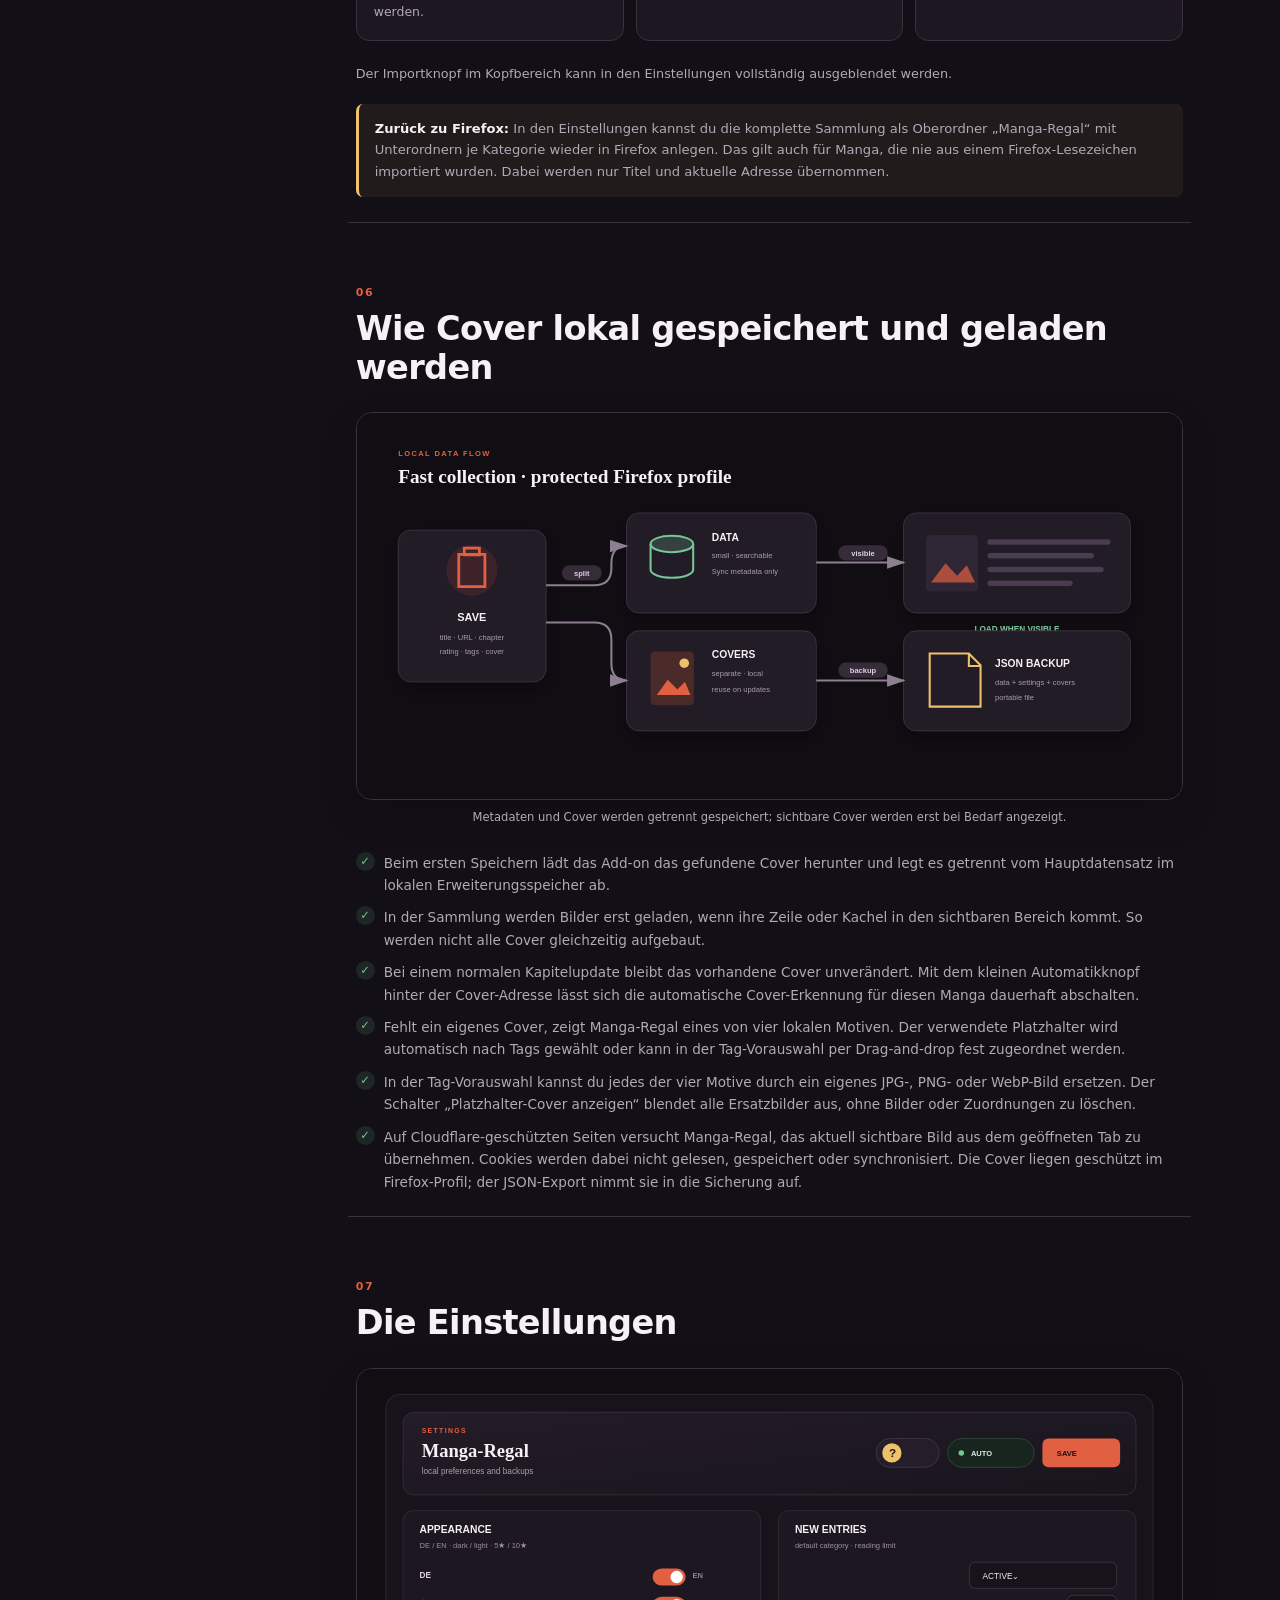
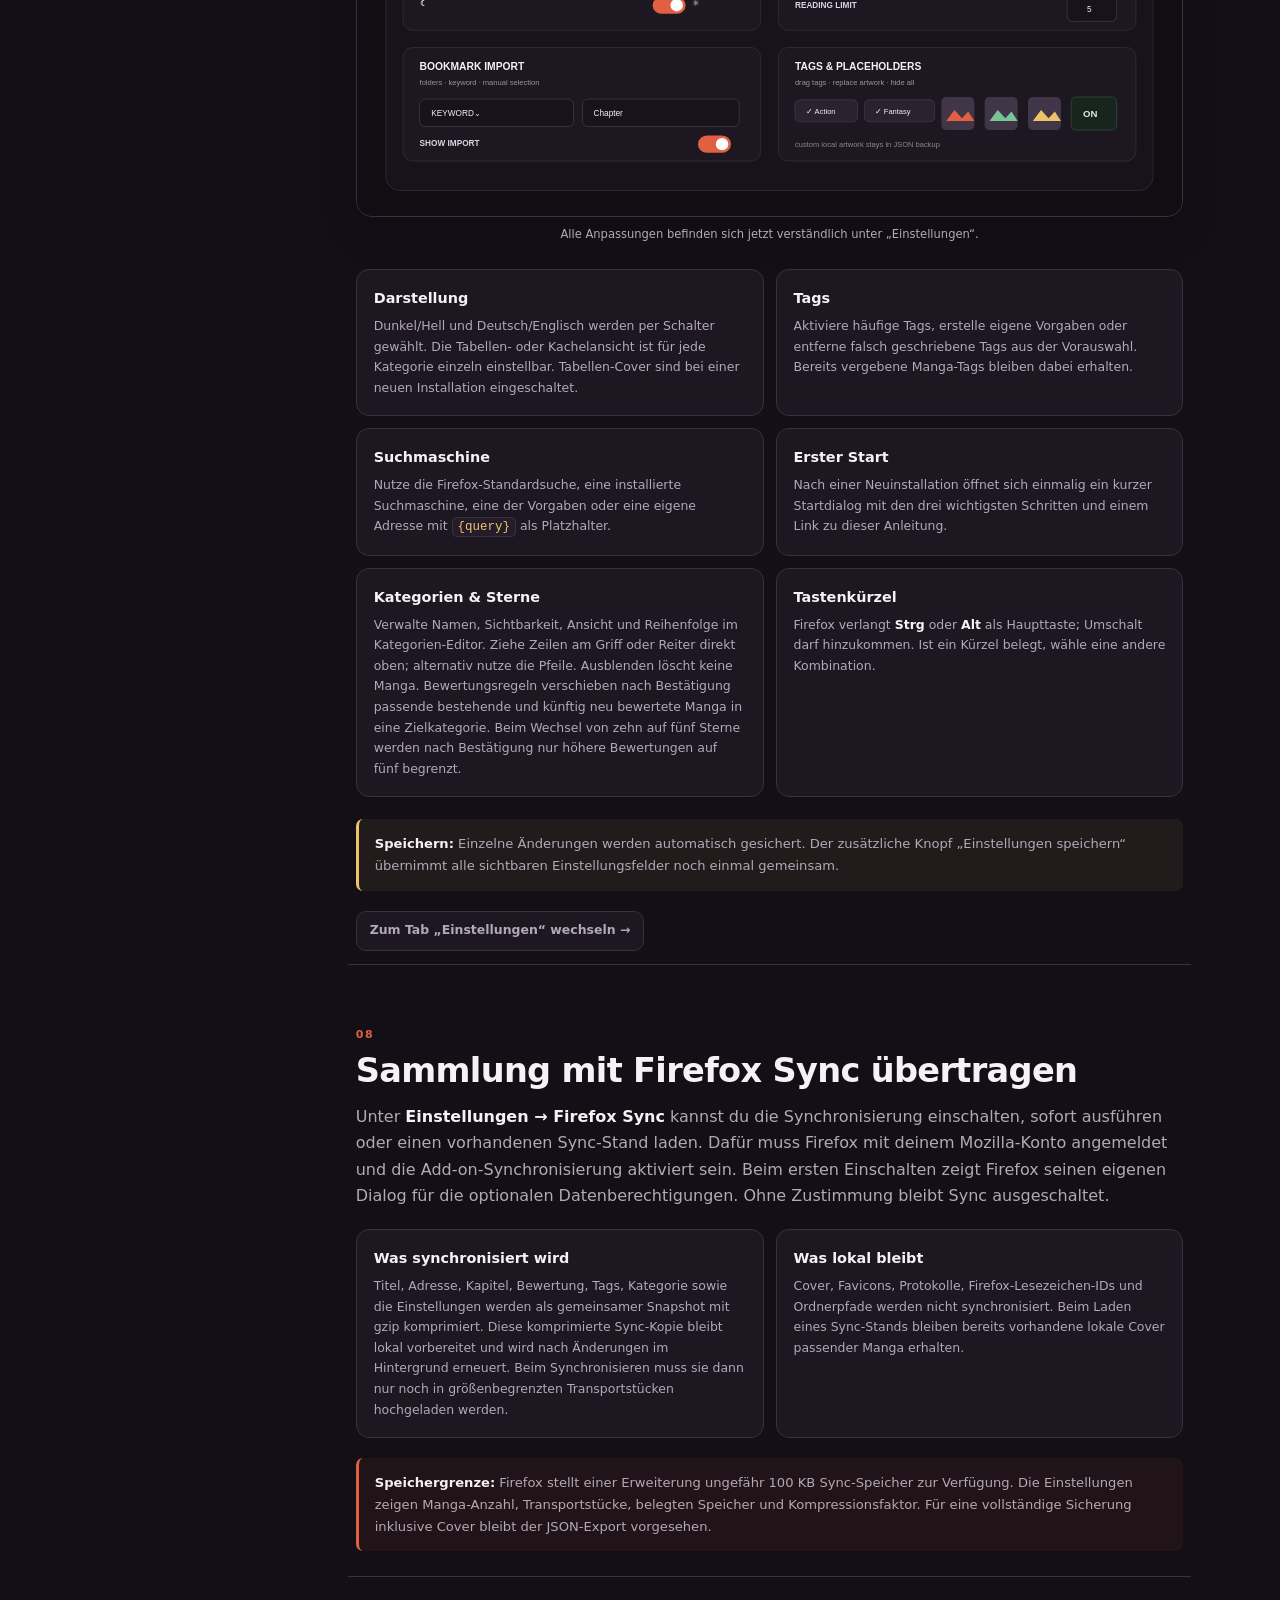
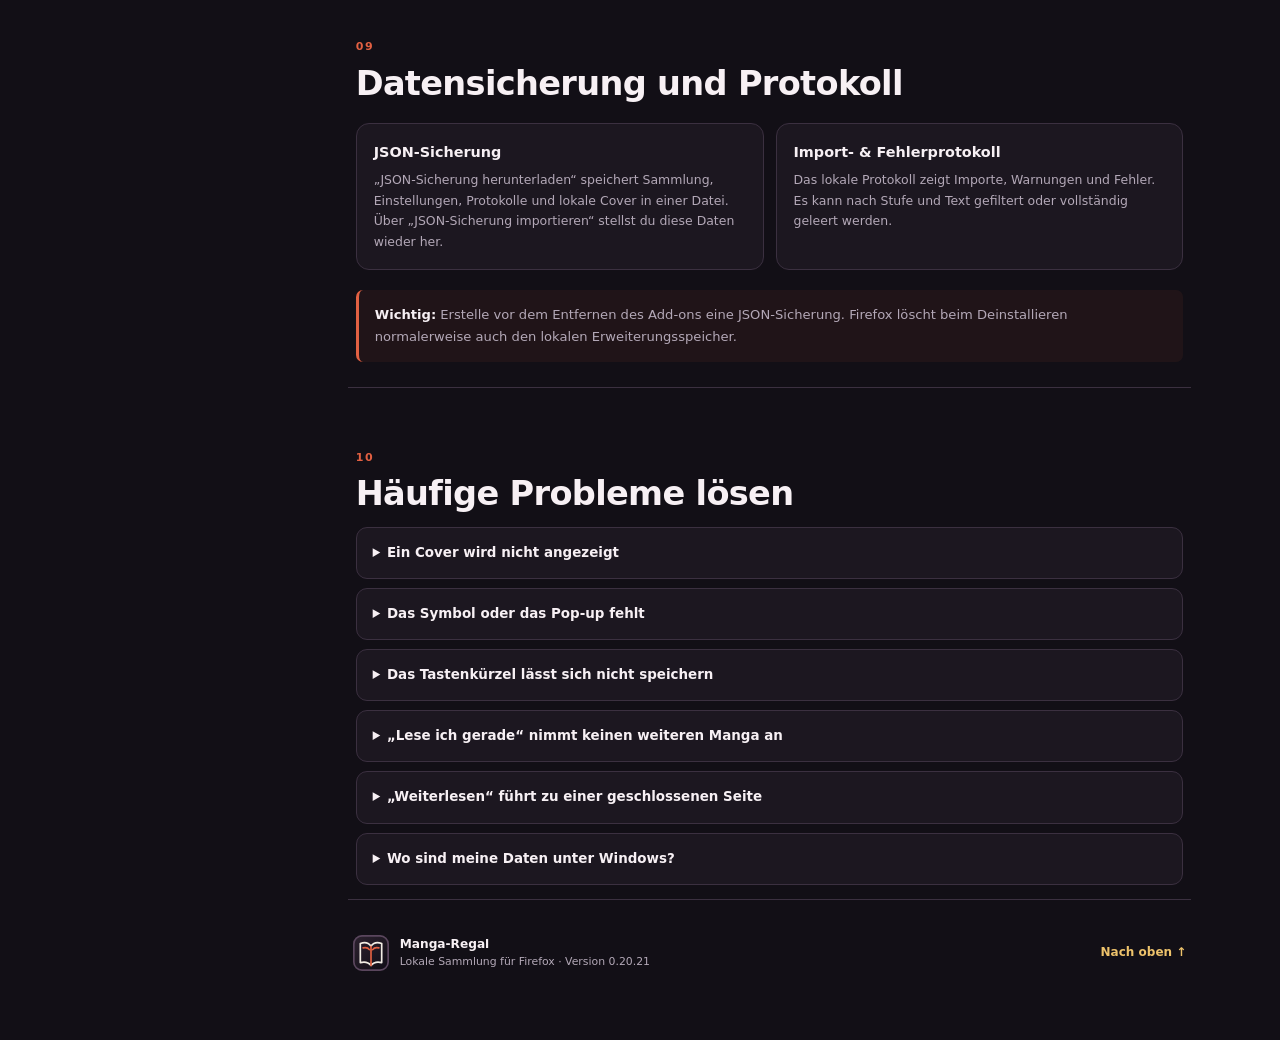
<file: help/index.html>
<!doctype html>
<html lang="de" data-theme="dark">
<head>
  <meta charset="utf-8">
  <meta name="viewport" content="width=device-width,initial-scale=1">
  <title>Manga-Regal – Hilfe</title>
  <link rel="stylesheet" href="styles.css">
  <link rel="stylesheet" href="../shared/page-themes.css">
</head>
<body>
  <header class="topbar">
    <a class="brand" href="#start" aria-label="Zum Anfang der Hilfe">
      <img src="../icons/manga-regal.svg" alt="">
      <span><strong>Manga-Regal</strong><small>Hilfe & Anleitung</small></span>
    </a>
    <div class="top-actions">
      <span class="version">Version 0.20.21</span>
      <a class="button" href="index.en.html" data-mobile-label="EN">EN</a>
      <a class="button" href="../dashboard/index.html?view=admin" data-mobile-label="Einstellungen">← Zu den Einstellungen</a>
    </div>
  </header>

  <nav class="help-tabs" aria-label="Hilfebereiche">
    <a class="active" href="index.html" aria-current="page"><span>01</span> Allgemeine Anleitung</a>
    <a href="settings.html"><span>02</span> Einstellungen</a>
  </nav>

  <div class="page-shell">
    <aside class="contents" aria-label="Inhaltsverzeichnis">
      <strong>Inhalt</strong>
      <a href="#start">Schnellstart</a>
      <a href="#speichern">Manga speichern</a>
      <a href="#aktualisieren">Kapitel aktualisieren</a>
      <a href="#sammlung">Sammlung bedienen</a>
      <a href="#kategorien">Kategorien & Limit</a>
      <a href="#lesezeichen">Lesezeichen importieren</a>
      <a href="#cover">Cover & lokaler Speicher</a>
      <a href="#einstellungen">Einstellungen</a>
      <a href="#sync">Firefox Sync</a>
      <a href="#sicherung">Sicherung & Protokoll</a>
      <a href="#fehlerhilfe">Probleme lösen</a>
    </aside>

    <main>
<div class="note"><strong>Chrome ab 148:</strong> Die Chrome-ZIP entpacken und den Ordner über chrome://extensions → Entwicklermodus → Entpackte Erweiterung laden auswählen. Tastenkürzel werden über chrome://extensions/shortcuts eingestellt. Die Sammlung funktioniert in beiden Browsern gleich; Firefox-Lesezeichen und Sync entsprechen im Chrome-Paket den Chrome-Lesezeichen und Chrome Sync. Die Dienste verbinden sich nicht miteinander; zum Wechsel JSON-Datensicherungen verwenden.</div>
      <section class="hero" id="start">
        <span class="eyebrow">Lokale Firefox-Erweiterung</span>
        <h1>Dein Manga-Regal – Schritt für Schritt</h1>
        <p>Hier findest du alle Funktionen des Add-ons. Ohne aktivierten Firefox Sync bleiben Sammlung, Bewertungen, Tags und Cover vollständig im lokalen Firefox-Profil. Manga-Regal betreibt keinen eigenen Server.</p>
        <div class="quick-grid">
          <article><b>1</b><span>Manga-Seite in Firefox öffnen</span></article>
          <article><b>2</b><span>Manga-Regal-Symbol anklicken</span></article>
          <article><b>3</b><span>Angaben prüfen und speichern</span></article>
        </div>
        <div class="note"><strong>Version 0.20.21:</strong> Diese Anleitung beschreibt die aktuelle Oberfläche einschließlich lokalisierter Hilfe, automatischer Kapitel- und Cover-Schalter sowie eigener Platzhalter-Cover.</div>
        <p><strong>Designs:</strong> Unter Einstellungen → Oberfläche → Design stehen Light Mode, Dark Mode, Coral Dark, Coral Light, Blue Light und Blue Dark zur Auswahl. Die Wahl gilt auch für die Hilfe und das Speicherformular. Die vier neuen Designs zeigen Cover und Schnell-Speichern oben; mit Details öffnest du die Bearbeitung. Klassische Designs behalten die bisherige Formularansicht.</p>
        <p><strong>Chrome:</strong> Falls ein Cover zusätzliche Rechte braucht, wähle nach dem Speichern <em>Cover-Domain freigeben</em>. Auf der neuen Seite gibst du nur diese Bild-Domain frei. Bei Ablehnung bleibt der Manga gespeichert. Lokale Cover benötigen keine Freigabe. Alternativ kannst du unter Einstellungen → Oberfläche den Schalter <em>Cover automatisch von allen Webseiten laden</em> einschalten und Chrome einmalig Zugriff auf alle HTTP-/HTTPS-Webseiten erlauben. Standardmäßig ist er aus. Ausschalten widerruft die umfassende Freigabe, ohne lokale Cover zu löschen. Die Freigabe gilt nur in diesem Browser und wird nicht synchronisiert. Firefox bleibt unverändert.</p>
      </section>

      <section id="speichern">
        <span class="section-number">01</span>
        <h2>Einen Manga aus dem aktuellen Tab speichern</h2>
        <p>Klicke oben rechts in Firefox auf das Manga-Regal-Symbol. Das Formular erscheint im aktuellen Webseiten-Tab. Im Formular öffnen das Symbol und der Titel „Im Manga-Regal speichern“ die Sammlung; auch der Knopf „Sammlung öffnen“ bleibt verfügbar.</p>
        <figure>
          <img src="images/toolbar.svg" alt="Illustration: Manga-Regal-Symbol in Firefox und eingeblendetes Speicherformular">
          <figcaption>Das Werkzeugleisten-Symbol öffnet das Formular direkt über der gerade besuchten Manga-Seite.</figcaption>
        </figure>
        <div class="steps">
          <article><b>Automatisch erkannt</b><p>Titel, Webseitenadresse, Beschreibung, aktuelles Kapitel und ein verfügbares Cover werden soweit möglich übernommen.</p></article>
          <article><b>Vor dem Speichern</b><p>Du kannst Titel, Kapitel, Kategorie, Bewertung und Tags korrigieren oder ergänzen. Neue Installationen verwenden standardmäßig fünf Sterne; in den Einstellungen kannst du optional auf zehn Sterne wechseln.</p></article>
          <article><b>Automatik pro Manga</b><p>Der kleine Schalter direkt hinter dem Kapitelfeld deaktiviert die automatische Erkennung nur für diesen Manga. Die Auswahl bleibt auch bei späteren Kapitelupdates erhalten; das Kapitel kann weiterhin manuell eingetragen werden.</p></article>
          <article><b>Rückmeldung</b><p>Nach dem Speichern zeigt das Formular an, ob Manga und Cover lokal gespeichert wurden oder nur das Cover nicht geladen werden konnte.</p></article>
        </div>
        <div class="note"><strong>Tipp:</strong> Ist das Symbol nur im Erweiterungsmenü zu sehen, öffne das Puzzleteil-Menü und hefte Manga-Regal an die Symbolleiste an.</div>
      </section>

      <section id="aktualisieren">
        <span class="section-number">02</span>
        <h2>Ein gelesenes Kapitel aktualisieren</h2>
        <p>Öffnest du ein weiteres Kapitel desselben Mangas und speicherst es, vergleicht Manga-Regal den Titel mit deinen vorhandenen Leseständen – nicht nur die aktuelle Quelladresse. Ein Dialog schlägt den passenden Stand vor, lässt dich das Ziel ändern oder einen verbundenen Re-Read neu anlegen.</p>
        <ul class="check-list">
          <li><strong>Bestehenden Eintrag aktualisieren:</strong> Adresse und Kapitelstand werden normalerweise ersetzt; Bewertung, Tags, Kategorie und vorhandenes Cover bleiben erhalten. Ist die Kapitel-Automatik für den Manga rot ausgeschaltet, wird nur der Weiterlesen-Link aktualisiert und das gespeicherte Kapitel bleibt unverändert. Eine anschließende manuelle Eingabe bleibt möglich.</li>
          <li><strong>Hauptstand oder Re-Read:</strong> Liegt das neue Kapitel unter oder auf dem Hauptstand, wird ein vorhandener Re-Read vorgeschlagen. Liegt es darüber, wird der Hauptstand vorgeschlagen. Über das Dropdown kannst du die Auswahl vor dem Speichern jederzeit korrigieren. Die Zuordnung bleibt auch erhalten, wenn die Website ihre URL ändert.</li>
          <li><strong>Als Re-Read neu anlegen:</strong> Erstellt einen getrennten Lesestand und verbindet ihn intern mit dem Hauptstand. Optional erhält er automatisch den grünen Tag „Re-Read“.</li>
          <li><strong>Separat speichern:</strong> Erstellt bewusst einen zweiten Eintrag.</li>
          <li><strong>Cover:</strong> Bei einem Kapitelupdate wird es nur nachgeladen, wenn für den Eintrag noch kein lokales Cover vorhanden ist.</li>
        </ul>
      </section>

      <section id="sammlung">
        <span class="section-number">03</span>
        <h2>Die Sammlung bedienen</h2>
        <figure>
          <img src="images/collection.svg" alt="Illustration: Tabellenansicht mit Filter, Sternen, Status und Aktionen">
          <figcaption>In Tabelle und Kacheln stehen dieselben Manga-Daten zur Verfügung.</figcaption>
        </figure>
        <div class="feature-grid">
          <article><h3>Weiterlesen</h3><p>Öffnet den gespeicherten Kapitel-Link. Darunter sucht „Neue Quelle suchen“ nach Titel und Kapitel, falls eine Manga-Seite geschlossen wurde.</p></article>
          <article><h3>Filtern & sortieren</h3><p>Suche nach Titel, Website oder Tag. Filtere nach jedem Wert deiner 5- oder 10-Sterne-Skala. Ein Klick auf einen Spaltenkopf sortiert Texte alphabetisch und Werte zuerst absteigend.</p></article>
          <article><h3>Direkt bearbeiten</h3><p>Kapitel, Sterne, Tags und Status lassen sich in der Übersicht ändern. Der Stift öffnet den ganzen Eintrag, der Papierkorb entfernt ihn nach Bestätigung.</p></article>
          <article><h3>Tabelle oder Kacheln</h3><p>Für jede Kategorie kann in den Einstellungen eine eigene Ansicht gewählt werden. Cover in Tabellen lassen sich zusätzlich ausblenden.</p></article>
        </div>
      </section>

      <section id="kategorien">
        <span class="section-number">04</span>
        <h2>Kategorien, eigene Namen und Leselimit</h2>
        <p>Standardmäßig gibt es <strong>Lese ich gerade</strong>, <strong>Aktiv</strong>, <strong>On Hold</strong>, <strong>Gedroppt</strong>, <strong>Abgeschlossen</strong> und <strong>Alle</strong>. In den Einstellungen kannst du ihre sichtbaren Namen ändern und weitere Kategorien anlegen.</p>
        <div class="split-card">
          <div><h3>„Lese ich gerade“</h3><p>Dieser Bereich ist für die Titel gedacht, die du im Moment wirklich liest. Die Belegung wird als beispielsweise <strong>3/5</strong> angezeigt. Ist das einstellbare Limit erreicht, muss zuerst ein Titel in eine andere Kategorie verschoben werden.</p></div>
          <div><h3>Standard für neue Manga</h3><p>Lege fest, in welcher Kategorie neue Einträge aus dem Tab-Formular, dem manuellen Formular und dem Lesezeichenimport landen.</p></div>
        </div>
      </section>

      <section id="lesezeichen">
        <span class="section-number">05</span>
        <h2>Firefox-Lesezeichen importieren und wieder erstellen</h2>
        <p>Der Import übernimmt die von Firefox bereitgestellten Lesezeichendaten. Ist die Kapitel-Link-Erkennung eingeschaltet, werden passende Kapitelstände aus der Adresse ergänzt; andernfalls bleibt das Feld offen und kann optional manuell gepflegt werden.</p>
        <div class="steps">
          <article><b>Ordner auswählen</b><p>Importiere nur markierte Ordner. Pro Ordner kann direkt eine gemeinsame Bewertung vergeben werden.</p></article>
          <article><b>Schlüsselwort</b><p>Importiere alle Lesezeichen, deren Titel oder Adresse zum Beispiel „Chapter“ enthält.</p></article>
          <article><b>Manuelle Auswahl</b><p>Wähle einzelne Lesezeichen aus allen Firefox-Ordnern aus.</p></article>
        </div>
        <p class="muted">Der Importknopf im Kopfbereich kann in den Einstellungen vollständig ausgeblendet werden.</p>
        <div class="note"><strong>Zurück zu Firefox:</strong> In den Einstellungen kannst du die komplette Sammlung als Oberordner „Manga-Regal“ mit Unterordnern je Kategorie wieder in Firefox anlegen. Das gilt auch für Manga, die nie aus einem Firefox-Lesezeichen importiert wurden. Dabei werden nur Titel und aktuelle Adresse übernommen.</div>
      </section>

      <section id="cover">
        <span class="section-number">06</span>
        <h2>Wie Cover lokal gespeichert und geladen werden</h2>
        <figure>
          <img src="images/storage.svg" alt="Illustration: Getrennter lokaler Speicher für Manga-Daten und Cover">
          <figcaption>Metadaten und Cover werden getrennt gespeichert; sichtbare Cover werden erst bei Bedarf angezeigt.</figcaption>
        </figure>
        <ul class="check-list">
          <li>Beim ersten Speichern lädt das Add-on das gefundene Cover herunter und legt es getrennt vom Hauptdatensatz im lokalen Erweiterungsspeicher ab.</li>
          <li>In der Sammlung werden Bilder erst geladen, wenn ihre Zeile oder Kachel in den sichtbaren Bereich kommt. So werden nicht alle Cover gleichzeitig aufgebaut.</li>
          <li>Bei einem normalen Kapitelupdate bleibt das vorhandene Cover unverändert. Mit dem kleinen Automatikknopf hinter der Cover-Adresse lässt sich die automatische Cover-Erkennung für diesen Manga dauerhaft abschalten.</li>
          <li>Fehlt ein eigenes Cover, zeigt Manga-Regal eines von vier lokalen Motiven. Der verwendete Platzhalter wird automatisch nach Tags gewählt oder kann in der Tag-Vorauswahl per Drag-and-drop fest zugeordnet werden.</li>
          <li>In der Tag-Vorauswahl kannst du jedes der vier Motive durch ein eigenes JPG-, PNG- oder WebP-Bild ersetzen. Der Schalter „Platzhalter-Cover anzeigen“ blendet alle Ersatzbilder aus, ohne Bilder oder Zuordnungen zu löschen.</li>
          <li>Auf Cloudflare-geschützten Seiten versucht Manga-Regal, das aktuell sichtbare Bild aus dem geöffneten Tab zu übernehmen. Cookies werden dabei nicht gelesen, gespeichert oder synchronisiert. Die Cover liegen geschützt im Firefox-Profil; der JSON-Export nimmt sie in die Sicherung auf.</li>
        </ul>
      </section>

      <section id="einstellungen">
        <span class="section-number">07</span>
        <h2>Die Einstellungen</h2>
        <figure>
          <img src="images/settings.svg" alt="Illustration: Einstellungen für Darstellung, Import und Kategorien">
          <figcaption>Alle Anpassungen befinden sich jetzt verständlich unter „Einstellungen“.</figcaption>
        </figure>
        <div class="feature-grid">
          <article><h3>Darstellung</h3><p>Dunkel/Hell und Deutsch/Englisch werden per Schalter gewählt. Die Tabellen- oder Kachelansicht ist für jede Kategorie einzeln einstellbar. Tabellen-Cover sind bei einer neuen Installation eingeschaltet.</p></article>
          <article><h3>Tags</h3><p>Aktiviere häufige Tags, erstelle eigene Vorgaben oder entferne falsch geschriebene Tags aus der Vorauswahl. Bereits vergebene Manga-Tags bleiben dabei erhalten.</p></article>
          <article><h3>Suchmaschine</h3><p>Nutze die Firefox-Standardsuche, eine installierte Suchmaschine, eine der Vorgaben oder eine eigene Adresse mit <code>{query}</code> als Platzhalter.</p></article>
          <article><h3>Erster Start</h3><p>Nach einer Neuinstallation öffnet sich einmalig ein kurzer Startdialog mit den drei wichtigsten Schritten und einem Link zu dieser Anleitung.</p></article>
          <article><h3>Kategorien & Sterne</h3><p>Verwalte Namen, Sichtbarkeit, Ansicht und Reihenfolge im Kategorien-Editor. Ziehe Zeilen am Griff oder Reiter direkt oben; alternativ nutze die Pfeile. Ausblenden löscht keine Manga. Bewertungsregeln verschieben nach Bestätigung passende bestehende und künftig neu bewertete Manga in eine Zielkategorie. Beim Wechsel von zehn auf fünf Sterne werden nach Bestätigung nur höhere Bewertungen auf fünf begrenzt.</p></article>
          <article><h3>Tastenkürzel</h3><p>Firefox verlangt <strong>Strg</strong> oder <strong>Alt</strong> als Haupttaste; Umschalt darf hinzukommen. Ist ein Kürzel belegt, wähle eine andere Kombination.</p></article>
        </div>
        <div class="note"><strong>Speichern:</strong> Einzelne Änderungen werden automatisch gesichert. Der zusätzliche Knopf „Einstellungen speichern“ übernimmt alle sichtbaren Einstellungsfelder noch einmal gemeinsam.</div>
        <p><a class="button" href="settings.html">Zum Tab „Einstellungen“ wechseln →</a></p>
      </section>

      <section id="sync">
        <span class="section-number">08</span>
        <h2>Sammlung mit Firefox Sync übertragen</h2>
        <p>Unter <strong>Einstellungen → Firefox Sync</strong> kannst du die Synchronisierung einschalten, sofort ausführen oder einen vorhandenen Sync-Stand laden. Dafür muss Firefox mit deinem Mozilla-Konto angemeldet und die Add-on-Synchronisierung aktiviert sein. Beim ersten Einschalten zeigt Firefox seinen eigenen Dialog für die optionalen Datenberechtigungen. Ohne Zustimmung bleibt Sync ausgeschaltet.</p>
        <div class="split-card">
          <div><h3>Was synchronisiert wird</h3><p>Titel, Adresse, Kapitel, Bewertung, Tags, Kategorie sowie die Einstellungen werden als gemeinsamer Snapshot mit gzip komprimiert. Diese komprimierte Sync-Kopie bleibt lokal vorbereitet und wird nach Änderungen im Hintergrund erneuert. Beim Synchronisieren muss sie dann nur noch in größenbegrenzten Transportstücken hochgeladen werden.</p></div>
          <div><h3>Was lokal bleibt</h3><p>Cover, Favicons, Protokolle, Firefox-Lesezeichen-IDs und Ordnerpfade werden nicht synchronisiert. Beim Laden eines Sync-Stands bleiben bereits vorhandene lokale Cover passender Manga erhalten.</p></div>
        </div>
        <div class="warning"><strong>Speichergrenze:</strong> Firefox stellt einer Erweiterung ungefähr 100 KB Sync-Speicher zur Verfügung. Die Einstellungen zeigen Manga-Anzahl, Transportstücke, belegten Speicher und Kompressionsfaktor. Für eine vollständige Sicherung inklusive Cover bleibt der JSON-Export vorgesehen.</div>
      </section>

      <section id="sicherung">
        <span class="section-number">09</span>
        <h2>Datensicherung und Protokoll</h2>
        <div class="split-card">
          <div><h3>JSON-Sicherung</h3><p>„JSON-Sicherung herunterladen“ speichert Sammlung, Einstellungen, Protokolle und lokale Cover in einer Datei. Über „JSON-Sicherung importieren“ stellst du diese Daten wieder her.</p></div>
          <div><h3>Import- & Fehlerprotokoll</h3><p>Das lokale Protokoll zeigt Importe, Warnungen und Fehler. Es kann nach Stufe und Text gefiltert oder vollständig geleert werden.</p></div>
        </div>
        <div class="warning"><strong>Wichtig:</strong> Erstelle vor dem Entfernen des Add-ons eine JSON-Sicherung. Firefox löscht beim Deinstallieren normalerweise auch den lokalen Erweiterungsspeicher.</div>
      </section>

      <section id="fehlerhilfe">
        <span class="section-number">10</span>
        <h2>Häufige Probleme lösen</h2>
        <details><summary>Ein Cover wird nicht angezeigt</summary><p>Öffne den Manga über den Stift und prüfe die Cover-Adresse. Manche Webseiten oder Cloudflare blockieren direkte Erweiterungsanfragen. Speichere eine andere direkte Bildadresse oder öffne die Manga-Seite zuerst im aktiven Tab, damit das sichtbare Bild übernommen werden kann. Ohne eigenes Bild kannst du Platzhalter-Cover aktivieren.</p></details>
        <details><summary>Das Symbol oder das Pop-up fehlt</summary><p>Öffne <strong>about:debugging#/runtime/this-firefox</strong> und klicke bei Manga-Regal auf „Neu laden“. Ist das Symbol nur im Erweiterungsmenü zu sehen, hefte es über das Puzzleteil-Menü an. Bei internen Firefox-Seiten öffnet der Toolbar-Klick stattdessen die Sammlung.</p></details>
        <details><summary>Das Tastenkürzel lässt sich nicht speichern</summary><p>Verwende Strg oder Alt plus eine weitere Taste, zum Beispiel <strong>Alt + Umschalt + M</strong>. Reines „Umschalt + D“ ist in Firefox nicht gültig. Bei „bereits belegt“ muss eine andere Kombination gewählt werden.</p></details>
        <details><summary>„Lese ich gerade“ nimmt keinen weiteren Manga an</summary><p>Das angezeigte Limit ist erreicht. Verschiebe einen Manga nach Aktiv, On Hold, Gedroppt oder Abgeschlossen – oder erhöhe das Limit in den Einstellungen.</p></details>
        <details><summary>„Weiterlesen“ führt zu einer geschlossenen Seite</summary><p>Klicke direkt darunter auf „Neue Quelle suchen“. Manga-Regal öffnet eine Suche mit Titel und gespeichertem Kapitel.</p></details>
        <details><summary>Wo sind meine Daten unter Windows?</summary><p>Sie liegen im lokalen Firefox-Profil im Erweiterungsspeicher. Verwende die JSON-Sicherung, wenn du eine normale, transportierbare Datei auf Windows ablegen möchtest.</p></details>
      </section>

      <footer>
        <img src="../icons/manga-regal.svg" alt="">
        <p><strong>Manga-Regal</strong><br><span>Lokale Sammlung für Firefox · Version 0.20.21</span></p>
        <a href="#start">Nach oben ↑</a>
      </footer>
    </main>
  </div>

  <script src="../shared/store.js"></script>
  <script src="../shared/themes.js"></script>
  <script src="app.js"></script>
</body>
</html>
</file>
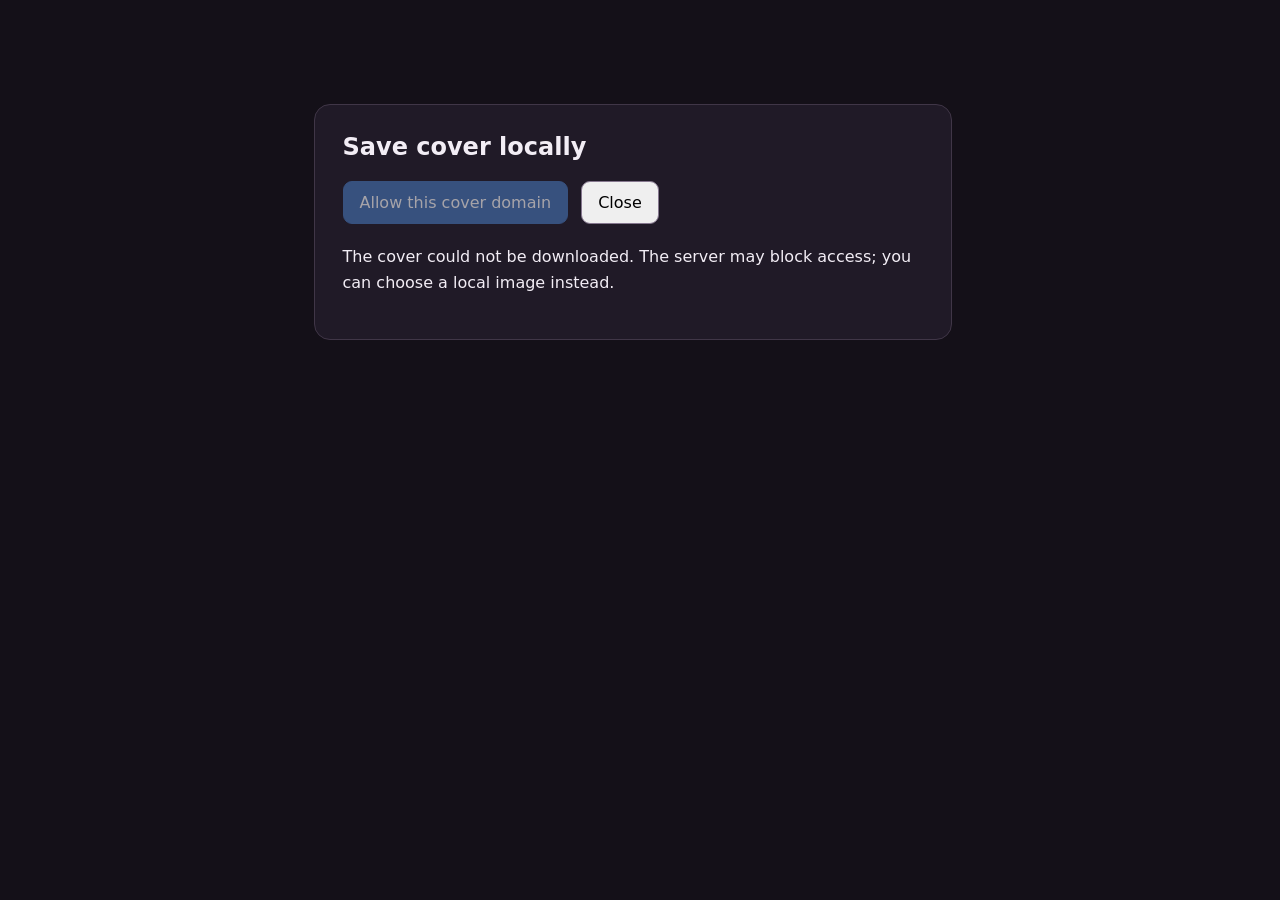
<file: dashboard/cover-permissions.html>
<!doctype html>
<html lang="en">
<head>
  <meta charset="utf-8">
  <meta name="viewport" content="width=device-width,initial-scale=1">
  <title>Cover access · Manga Shelf</title>
  <link rel="stylesheet" href="cover-permissions.css">
  <link rel="stylesheet" href="../shared/page-themes.css">
  <script src="../shared/platform.js" defer></script>
  <script src="../shared/store.js" defer></script>
  <script src="../shared/themes.js" defer></script>
  <script src="cover-permissions.js" defer></script>
</head>
<body><main>
  <h1 id="heading">Save cover locally</h1>
  <p id="description"></p>
  <p><strong id="origin"></strong></p>
  <p id="explanation"></p>
  <button type="button" id="allow" disabled>Allow this cover domain</button>
  <button type="button" id="close">Close</button>
  <p id="status" role="status"></p>
</main></body>
</html>
</file>
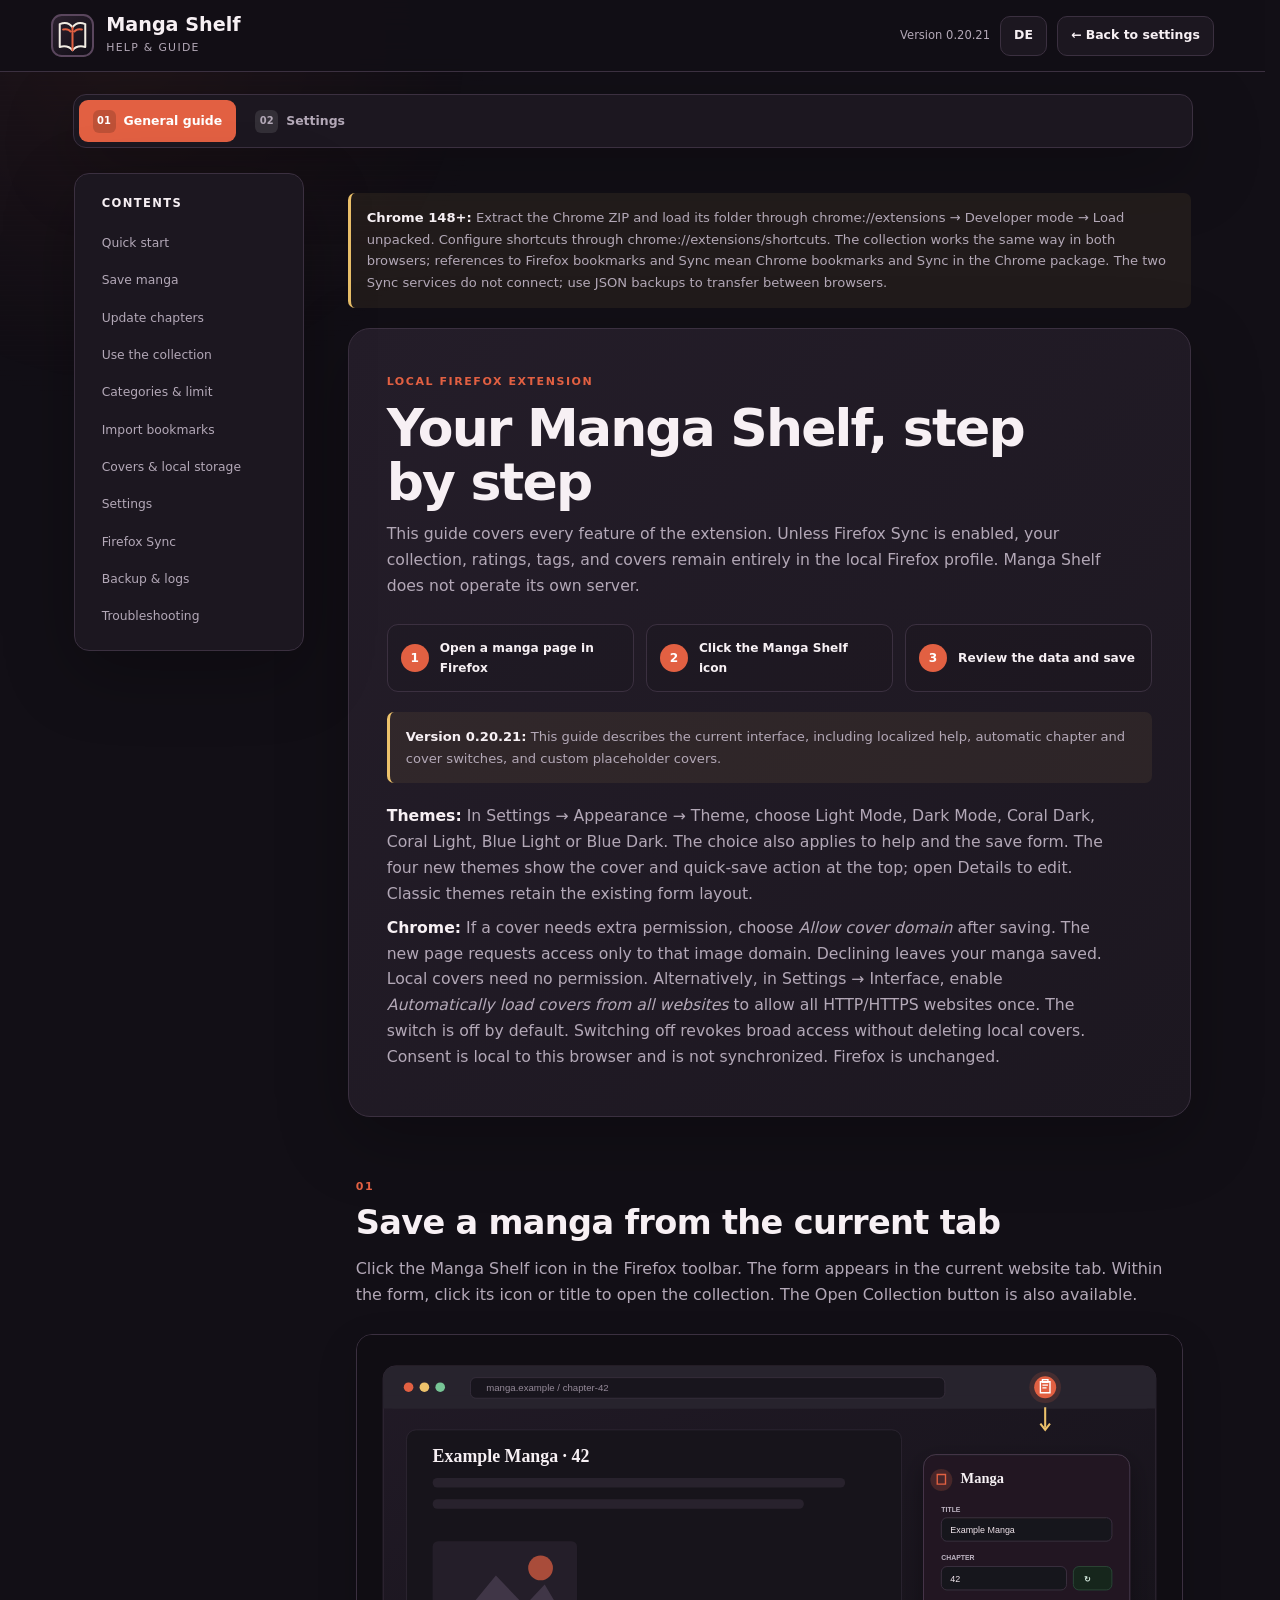
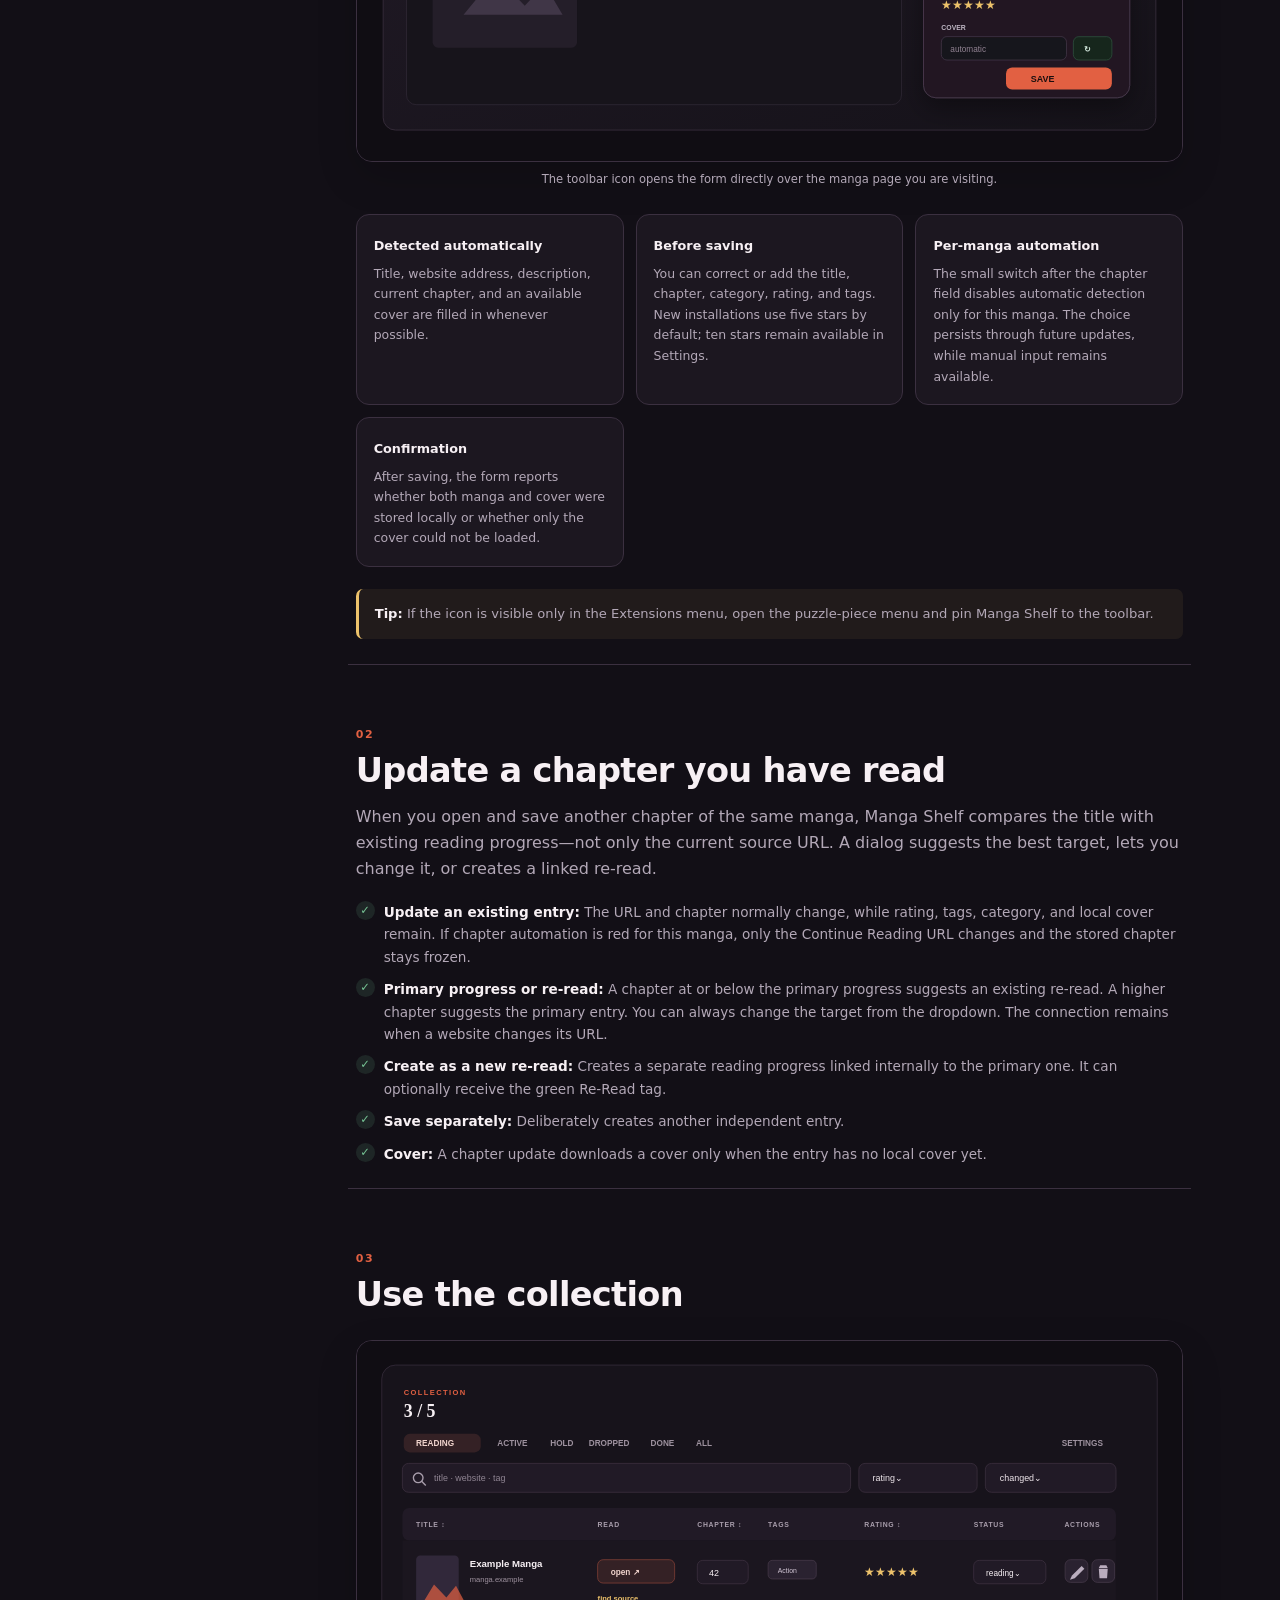
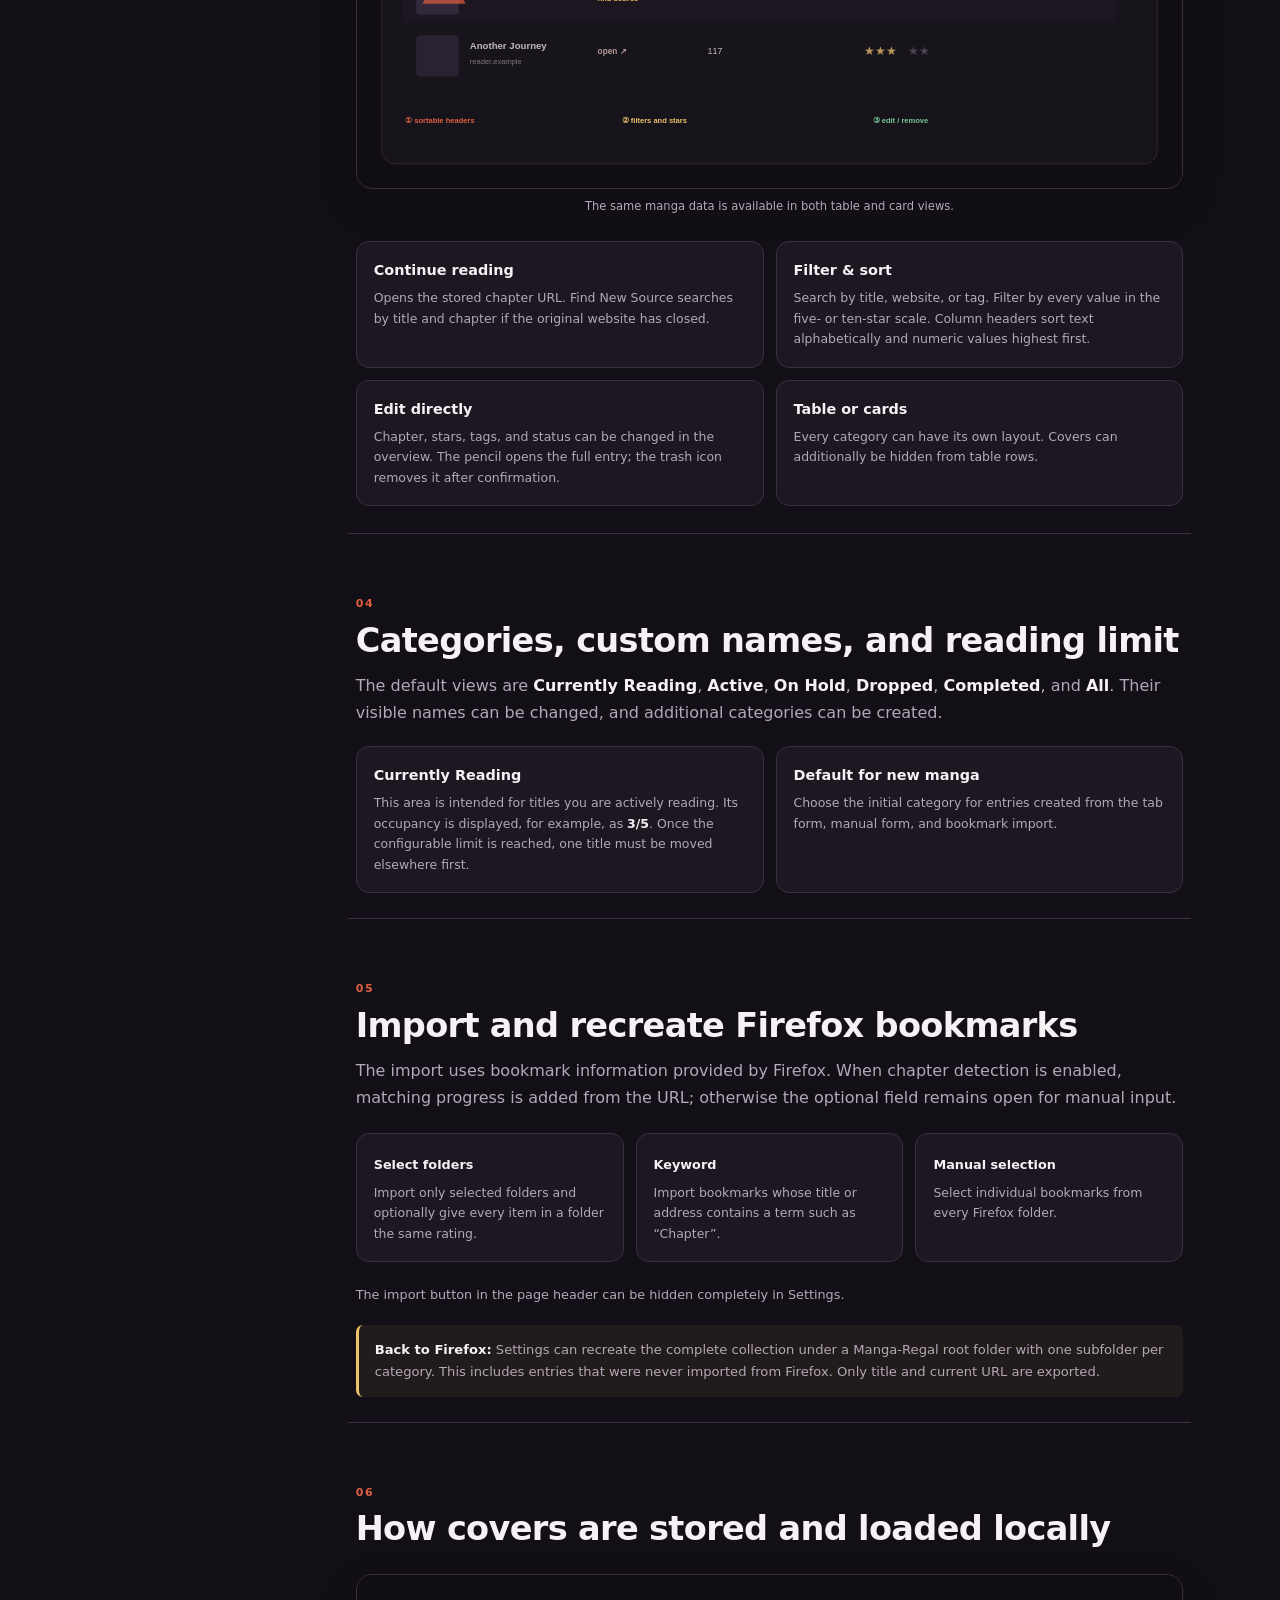
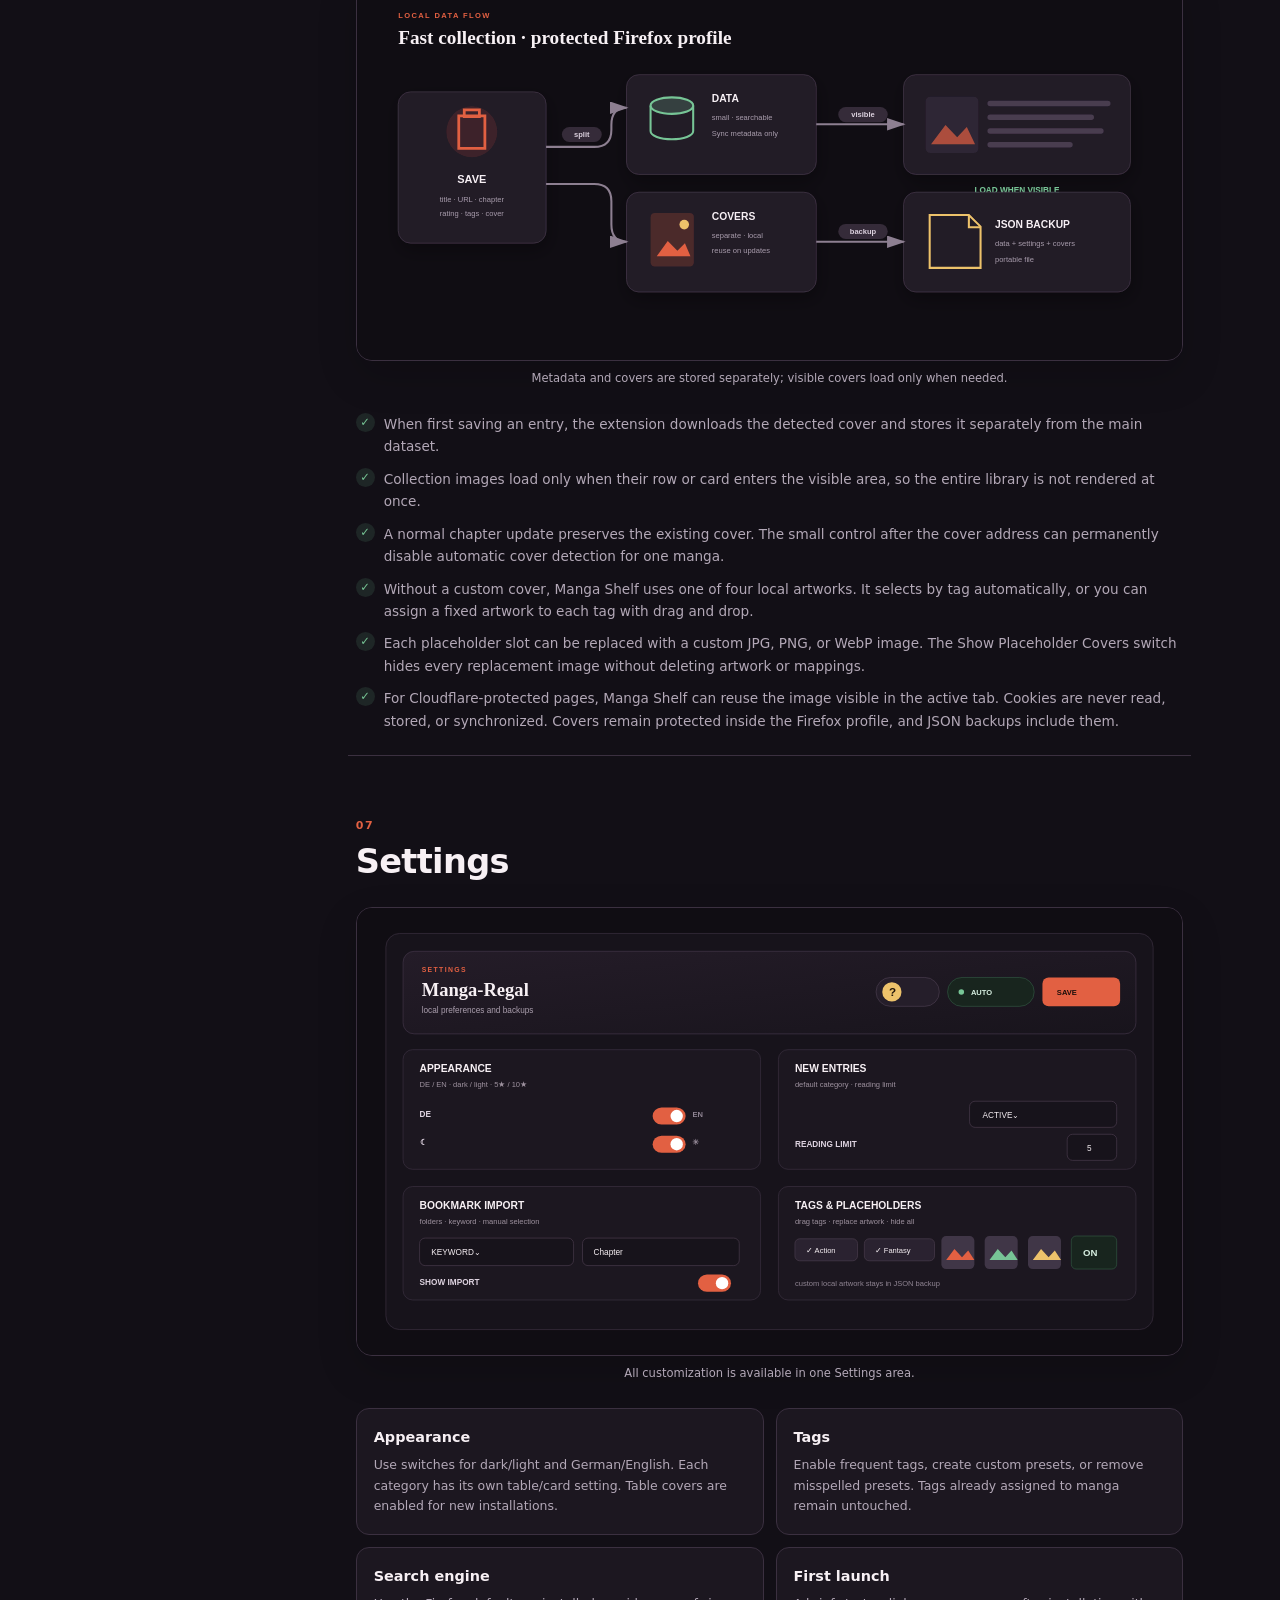
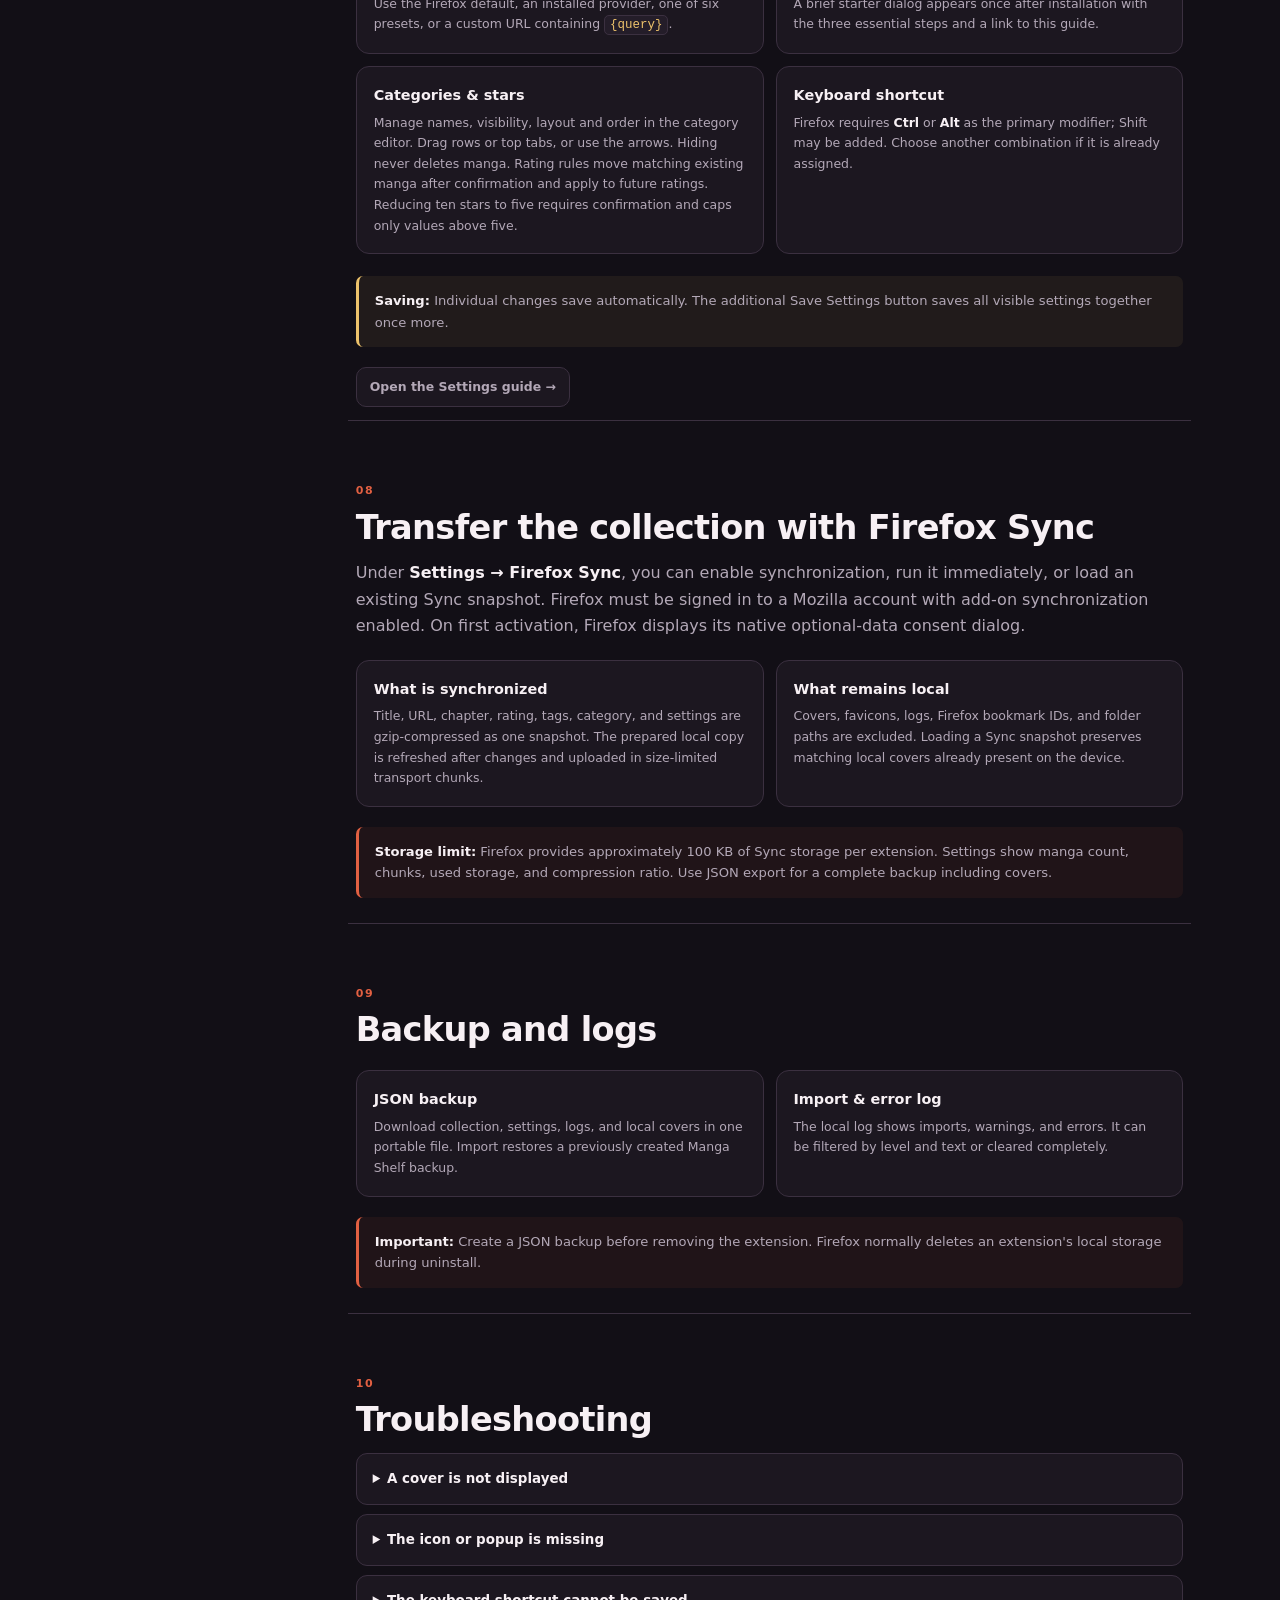
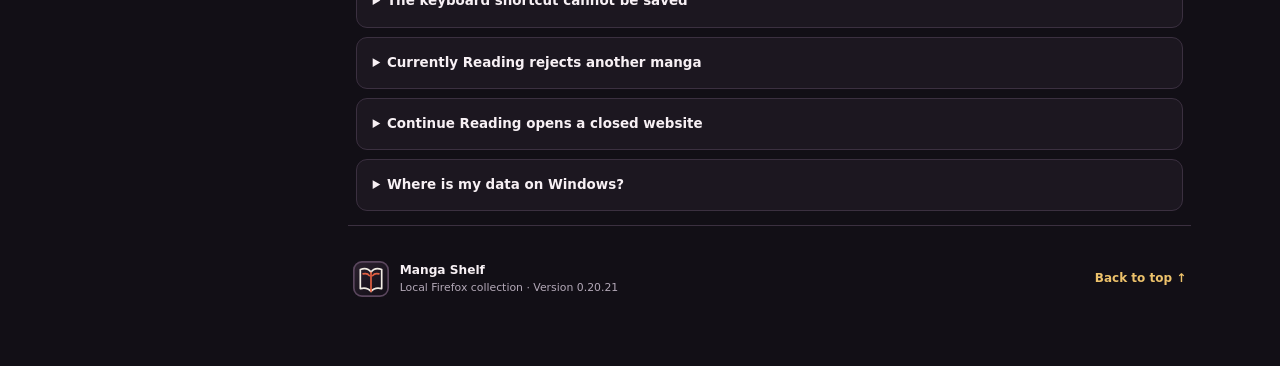
<file: help/index.en.html>
<!doctype html>
<html lang="en" data-theme="dark">
<head>
  <meta charset="utf-8">
  <meta name="viewport" content="width=device-width,initial-scale=1">
  <title>Manga Shelf – Help</title>
  <link rel="stylesheet" href="styles.css">
  <link rel="stylesheet" href="../shared/page-themes.css">
</head>
<body>
  <header class="topbar">
    <a class="brand" href="#start" aria-label="Back to the beginning of this guide">
      <img src="../icons/manga-regal.svg" alt="">
      <span><strong>Manga Shelf</strong><small>Help & guide</small></span>
    </a>
    <div class="top-actions">
      <span class="version">Version 0.20.21</span>
      <a class="button" href="index.html" data-mobile-label="DE">DE</a>
      <a class="button" href="../dashboard/index.html?view=admin" data-mobile-label="Settings">← Back to settings</a>
    </div>
  </header>

  <nav class="help-tabs" aria-label="Help sections">
    <a class="active" href="index.en.html" aria-current="page"><span>01</span> General guide</a>
    <a href="settings.en.html"><span>02</span> Settings</a>
  </nav>

  <div class="page-shell">
    <aside class="contents" aria-label="Table of contents">
      <strong>Contents</strong>
      <a href="#start">Quick start</a>
      <a href="#save">Save manga</a>
      <a href="#update">Update chapters</a>
      <a href="#collection">Use the collection</a>
      <a href="#categories">Categories & limit</a>
      <a href="#bookmarks">Import bookmarks</a>
      <a href="#covers">Covers & local storage</a>
      <a href="#settings">Settings</a>
      <a href="#sync">Firefox Sync</a>
      <a href="#backup">Backup & logs</a>
      <a href="#troubleshooting">Troubleshooting</a>
    </aside>

    <main>
<div class="note"><strong>Chrome 148+:</strong> Extract the Chrome ZIP and load its folder through chrome://extensions → Developer mode → Load unpacked. Configure shortcuts through chrome://extensions/shortcuts. The collection works the same way in both browsers; references to Firefox bookmarks and Sync mean Chrome bookmarks and Sync in the Chrome package. The two Sync services do not connect; use JSON backups to transfer between browsers.</div>
      <section class="hero" id="start">
        <span class="eyebrow">Local Firefox extension</span>
        <h1>Your Manga Shelf, step by step</h1>
        <p>This guide covers every feature of the extension. Unless Firefox Sync is enabled, your collection, ratings, tags, and covers remain entirely in the local Firefox profile. Manga Shelf does not operate its own server.</p>
        <div class="quick-grid">
          <article><b>1</b><span>Open a manga page in Firefox</span></article>
          <article><b>2</b><span>Click the Manga Shelf icon</span></article>
          <article><b>3</b><span>Review the data and save</span></article>
        </div>
        <div class="note"><strong>Version 0.20.21:</strong> This guide describes the current interface, including localized help, automatic chapter and cover switches, and custom placeholder covers.</div>
        <p><strong>Themes:</strong> In Settings → Appearance → Theme, choose Light Mode, Dark Mode, Coral Dark, Coral Light, Blue Light or Blue Dark. The choice also applies to help and the save form. The four new themes show the cover and quick-save action at the top; open Details to edit. Classic themes retain the existing form layout.</p>
        <p><strong>Chrome:</strong> If a cover needs extra permission, choose <em>Allow cover domain</em> after saving. The new page requests access only to that image domain. Declining leaves your manga saved. Local covers need no permission. Alternatively, in Settings → Interface, enable <em>Automatically load covers from all websites</em> to allow all HTTP/HTTPS websites once. The switch is off by default. Switching off revokes broad access without deleting local covers. Consent is local to this browser and is not synchronized. Firefox is unchanged.</p>
      </section>

      <section id="save">
        <span class="section-number">01</span>
        <h2>Save a manga from the current tab</h2>
        <p>Click the Manga Shelf icon in the Firefox toolbar. The form appears in the current website tab. Within the form, click its icon or title to open the collection. The Open Collection button is also available.</p>
        <figure>
          <img src="images/toolbar.svg" alt="Illustration of the Manga Shelf toolbar icon and save form">
          <figcaption>The toolbar icon opens the form directly over the manga page you are visiting.</figcaption>
        </figure>
        <div class="steps">
          <article><b>Detected automatically</b><p>Title, website address, description, current chapter, and an available cover are filled in whenever possible.</p></article>
          <article><b>Before saving</b><p>You can correct or add the title, chapter, category, rating, and tags. New installations use five stars by default; ten stars remain available in Settings.</p></article>
          <article><b>Per-manga automation</b><p>The small switch after the chapter field disables automatic detection only for this manga. The choice persists through future updates, while manual input remains available.</p></article>
          <article><b>Confirmation</b><p>After saving, the form reports whether both manga and cover were stored locally or whether only the cover could not be loaded.</p></article>
        </div>
        <div class="note"><strong>Tip:</strong> If the icon is visible only in the Extensions menu, open the puzzle-piece menu and pin Manga Shelf to the toolbar.</div>
      </section>

      <section id="update">
        <span class="section-number">02</span>
        <h2>Update a chapter you have read</h2>
        <p>When you open and save another chapter of the same manga, Manga Shelf compares the title with existing reading progress—not only the current source URL. A dialog suggests the best target, lets you change it, or creates a linked re-read.</p>
        <ul class="check-list">
          <li><strong>Update an existing entry:</strong> The URL and chapter normally change, while rating, tags, category, and local cover remain. If chapter automation is red for this manga, only the Continue Reading URL changes and the stored chapter stays frozen.</li>
          <li><strong>Primary progress or re-read:</strong> A chapter at or below the primary progress suggests an existing re-read. A higher chapter suggests the primary entry. You can always change the target from the dropdown. The connection remains when a website changes its URL.</li>
          <li><strong>Create as a new re-read:</strong> Creates a separate reading progress linked internally to the primary one. It can optionally receive the green Re-Read tag.</li>
          <li><strong>Save separately:</strong> Deliberately creates another independent entry.</li>
          <li><strong>Cover:</strong> A chapter update downloads a cover only when the entry has no local cover yet.</li>
        </ul>
      </section>

      <section id="collection">
        <span class="section-number">03</span>
        <h2>Use the collection</h2>
        <figure>
          <img src="images/collection.svg" alt="Illustration of the collection table with filters, ratings, status, and actions">
          <figcaption>The same manga data is available in both table and card views.</figcaption>
        </figure>
        <div class="feature-grid">
          <article><h3>Continue reading</h3><p>Opens the stored chapter URL. Find New Source searches by title and chapter if the original website has closed.</p></article>
          <article><h3>Filter & sort</h3><p>Search by title, website, or tag. Filter by every value in the five- or ten-star scale. Column headers sort text alphabetically and numeric values highest first.</p></article>
          <article><h3>Edit directly</h3><p>Chapter, stars, tags, and status can be changed in the overview. The pencil opens the full entry; the trash icon removes it after confirmation.</p></article>
          <article><h3>Table or cards</h3><p>Every category can have its own layout. Covers can additionally be hidden from table rows.</p></article>
        </div>
      </section>

      <section id="categories">
        <span class="section-number">04</span>
        <h2>Categories, custom names, and reading limit</h2>
        <p>The default views are <strong>Currently Reading</strong>, <strong>Active</strong>, <strong>On Hold</strong>, <strong>Dropped</strong>, <strong>Completed</strong>, and <strong>All</strong>. Their visible names can be changed, and additional categories can be created.</p>
        <div class="split-card">
          <div><h3>Currently Reading</h3><p>This area is intended for titles you are actively reading. Its occupancy is displayed, for example, as <strong>3/5</strong>. Once the configurable limit is reached, one title must be moved elsewhere first.</p></div>
          <div><h3>Default for new manga</h3><p>Choose the initial category for entries created from the tab form, manual form, and bookmark import.</p></div>
        </div>
      </section>

      <section id="bookmarks">
        <span class="section-number">05</span>
        <h2>Import and recreate Firefox bookmarks</h2>
        <p>The import uses bookmark information provided by Firefox. When chapter detection is enabled, matching progress is added from the URL; otherwise the optional field remains open for manual input.</p>
        <div class="steps">
          <article><b>Select folders</b><p>Import only selected folders and optionally give every item in a folder the same rating.</p></article>
          <article><b>Keyword</b><p>Import bookmarks whose title or address contains a term such as “Chapter”.</p></article>
          <article><b>Manual selection</b><p>Select individual bookmarks from every Firefox folder.</p></article>
        </div>
        <p class="muted">The import button in the page header can be hidden completely in Settings.</p>
        <div class="note"><strong>Back to Firefox:</strong> Settings can recreate the complete collection under a Manga-Regal root folder with one subfolder per category. This includes entries that were never imported from Firefox. Only title and current URL are exported.</div>
      </section>

      <section id="covers">
        <span class="section-number">06</span>
        <h2>How covers are stored and loaded locally</h2>
        <figure>
          <img src="images/storage.svg" alt="Illustration of separate local storage for manga metadata and covers">
          <figcaption>Metadata and covers are stored separately; visible covers load only when needed.</figcaption>
        </figure>
        <ul class="check-list">
          <li>When first saving an entry, the extension downloads the detected cover and stores it separately from the main dataset.</li>
          <li>Collection images load only when their row or card enters the visible area, so the entire library is not rendered at once.</li>
          <li>A normal chapter update preserves the existing cover. The small control after the cover address can permanently disable automatic cover detection for one manga.</li>
          <li>Without a custom cover, Manga Shelf uses one of four local artworks. It selects by tag automatically, or you can assign a fixed artwork to each tag with drag and drop.</li>
          <li>Each placeholder slot can be replaced with a custom JPG, PNG, or WebP image. The Show Placeholder Covers switch hides every replacement image without deleting artwork or mappings.</li>
          <li>For Cloudflare-protected pages, Manga Shelf can reuse the image visible in the active tab. Cookies are never read, stored, or synchronized. Covers remain protected inside the Firefox profile, and JSON backups include them.</li>
        </ul>
      </section>

      <section id="settings">
        <span class="section-number">07</span>
        <h2>Settings</h2>
        <figure>
          <img src="images/settings.svg" alt="Illustration of appearance, import, and category settings">
          <figcaption>All customization is available in one Settings area.</figcaption>
        </figure>
        <div class="feature-grid">
          <article><h3>Appearance</h3><p>Use switches for dark/light and German/English. Each category has its own table/card setting. Table covers are enabled for new installations.</p></article>
          <article><h3>Tags</h3><p>Enable frequent tags, create custom presets, or remove misspelled presets. Tags already assigned to manga remain untouched.</p></article>
          <article><h3>Search engine</h3><p>Use the Firefox default, an installed provider, one of six presets, or a custom URL containing <code>{query}</code>.</p></article>
          <article><h3>First launch</h3><p>A brief starter dialog appears once after installation with the three essential steps and a link to this guide.</p></article>
          <article><h3>Categories & stars</h3><p>Manage names, visibility, layout and order in the category editor. Drag rows or top tabs, or use the arrows. Hiding never deletes manga. Rating rules move matching existing manga after confirmation and apply to future ratings. Reducing ten stars to five requires confirmation and caps only values above five.</p></article>
          <article><h3>Keyboard shortcut</h3><p>Firefox requires <strong>Ctrl</strong> or <strong>Alt</strong> as the primary modifier; Shift may be added. Choose another combination if it is already assigned.</p></article>
        </div>
        <div class="note"><strong>Saving:</strong> Individual changes save automatically. The additional Save Settings button saves all visible settings together once more.</div>
        <p><a class="button" href="settings.en.html">Open the Settings guide →</a></p>
      </section>

      <section id="sync">
        <span class="section-number">08</span>
        <h2>Transfer the collection with Firefox Sync</h2>
        <p>Under <strong>Settings → Firefox Sync</strong>, you can enable synchronization, run it immediately, or load an existing Sync snapshot. Firefox must be signed in to a Mozilla account with add-on synchronization enabled. On first activation, Firefox displays its native optional-data consent dialog.</p>
        <div class="split-card">
          <div><h3>What is synchronized</h3><p>Title, URL, chapter, rating, tags, category, and settings are gzip-compressed as one snapshot. The prepared local copy is refreshed after changes and uploaded in size-limited transport chunks.</p></div>
          <div><h3>What remains local</h3><p>Covers, favicons, logs, Firefox bookmark IDs, and folder paths are excluded. Loading a Sync snapshot preserves matching local covers already present on the device.</p></div>
        </div>
        <div class="warning"><strong>Storage limit:</strong> Firefox provides approximately 100 KB of Sync storage per extension. Settings show manga count, chunks, used storage, and compression ratio. Use JSON export for a complete backup including covers.</div>
      </section>

      <section id="backup">
        <span class="section-number">09</span>
        <h2>Backup and logs</h2>
        <div class="split-card">
          <div><h3>JSON backup</h3><p>Download collection, settings, logs, and local covers in one portable file. Import restores a previously created Manga Shelf backup.</p></div>
          <div><h3>Import & error log</h3><p>The local log shows imports, warnings, and errors. It can be filtered by level and text or cleared completely.</p></div>
        </div>
        <div class="warning"><strong>Important:</strong> Create a JSON backup before removing the extension. Firefox normally deletes an extension's local storage during uninstall.</div>
      </section>

      <section id="troubleshooting">
        <span class="section-number">10</span>
        <h2>Troubleshooting</h2>
        <details><summary>A cover is not displayed</summary><p>Open the entry with the pencil and check its cover address. Some websites or Cloudflare block direct extension requests. Save another direct image address or open the manga page in the active tab so the visible image can be reused. Placeholder covers are available when no own image can be stored.</p></details>
        <details><summary>The icon or popup is missing</summary><p>Open <strong>about:debugging#/runtime/this-firefox</strong> and click Reload for Manga Shelf. If the icon is only in the Extensions menu, pin it through the puzzle-piece menu. On internal Firefox pages, the toolbar click opens the collection instead.</p></details>
        <details><summary>The keyboard shortcut cannot be saved</summary><p>Use Ctrl or Alt plus another key, for example <strong>Alt + Shift + M</strong>. Shift+D alone is invalid in Firefox. Choose another combination if Firefox reports a conflict.</p></details>
        <details><summary>Currently Reading rejects another manga</summary><p>The displayed limit has been reached. Move one title to Active, On Hold, Dropped, or Completed, or increase the limit in Settings.</p></details>
        <details><summary>Continue Reading opens a closed website</summary><p>Use Find New Source directly below it. Manga Shelf opens a search containing the title and stored chapter.</p></details>
        <details><summary>Where is my data on Windows?</summary><p>It is stored in the extension storage inside the local Firefox profile. Use JSON backup when you need a normal portable Windows file.</p></details>
      </section>

      <footer>
        <img src="../icons/manga-regal.svg" alt="">
        <p><strong>Manga Shelf</strong><br><span>Local Firefox collection · Version 0.20.21</span></p>
        <a href="#start">Back to top ↑</a>
      </footer>
    </main>
  </div>

  <script src="../shared/store.js"></script>
  <script src="../shared/themes.js"></script>
  <script src="app.js"></script>
</body>
</html>
</file>
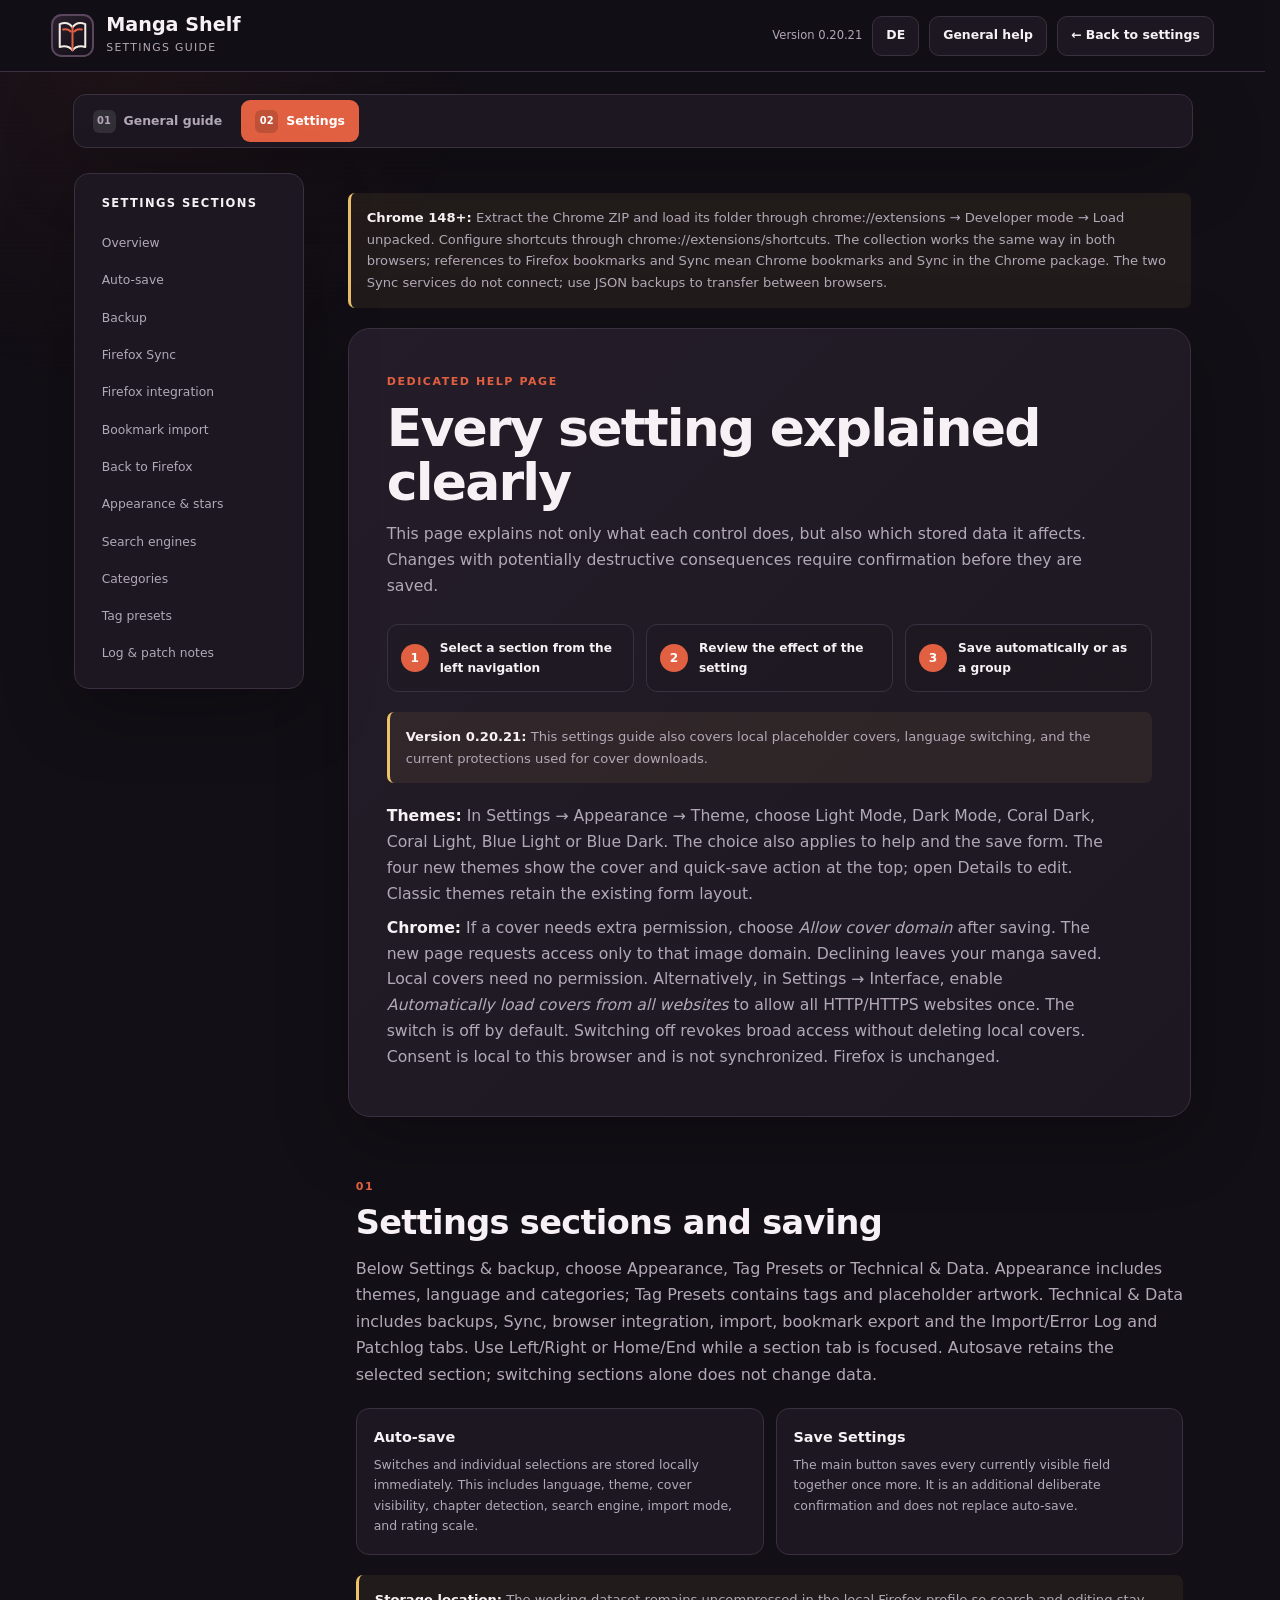
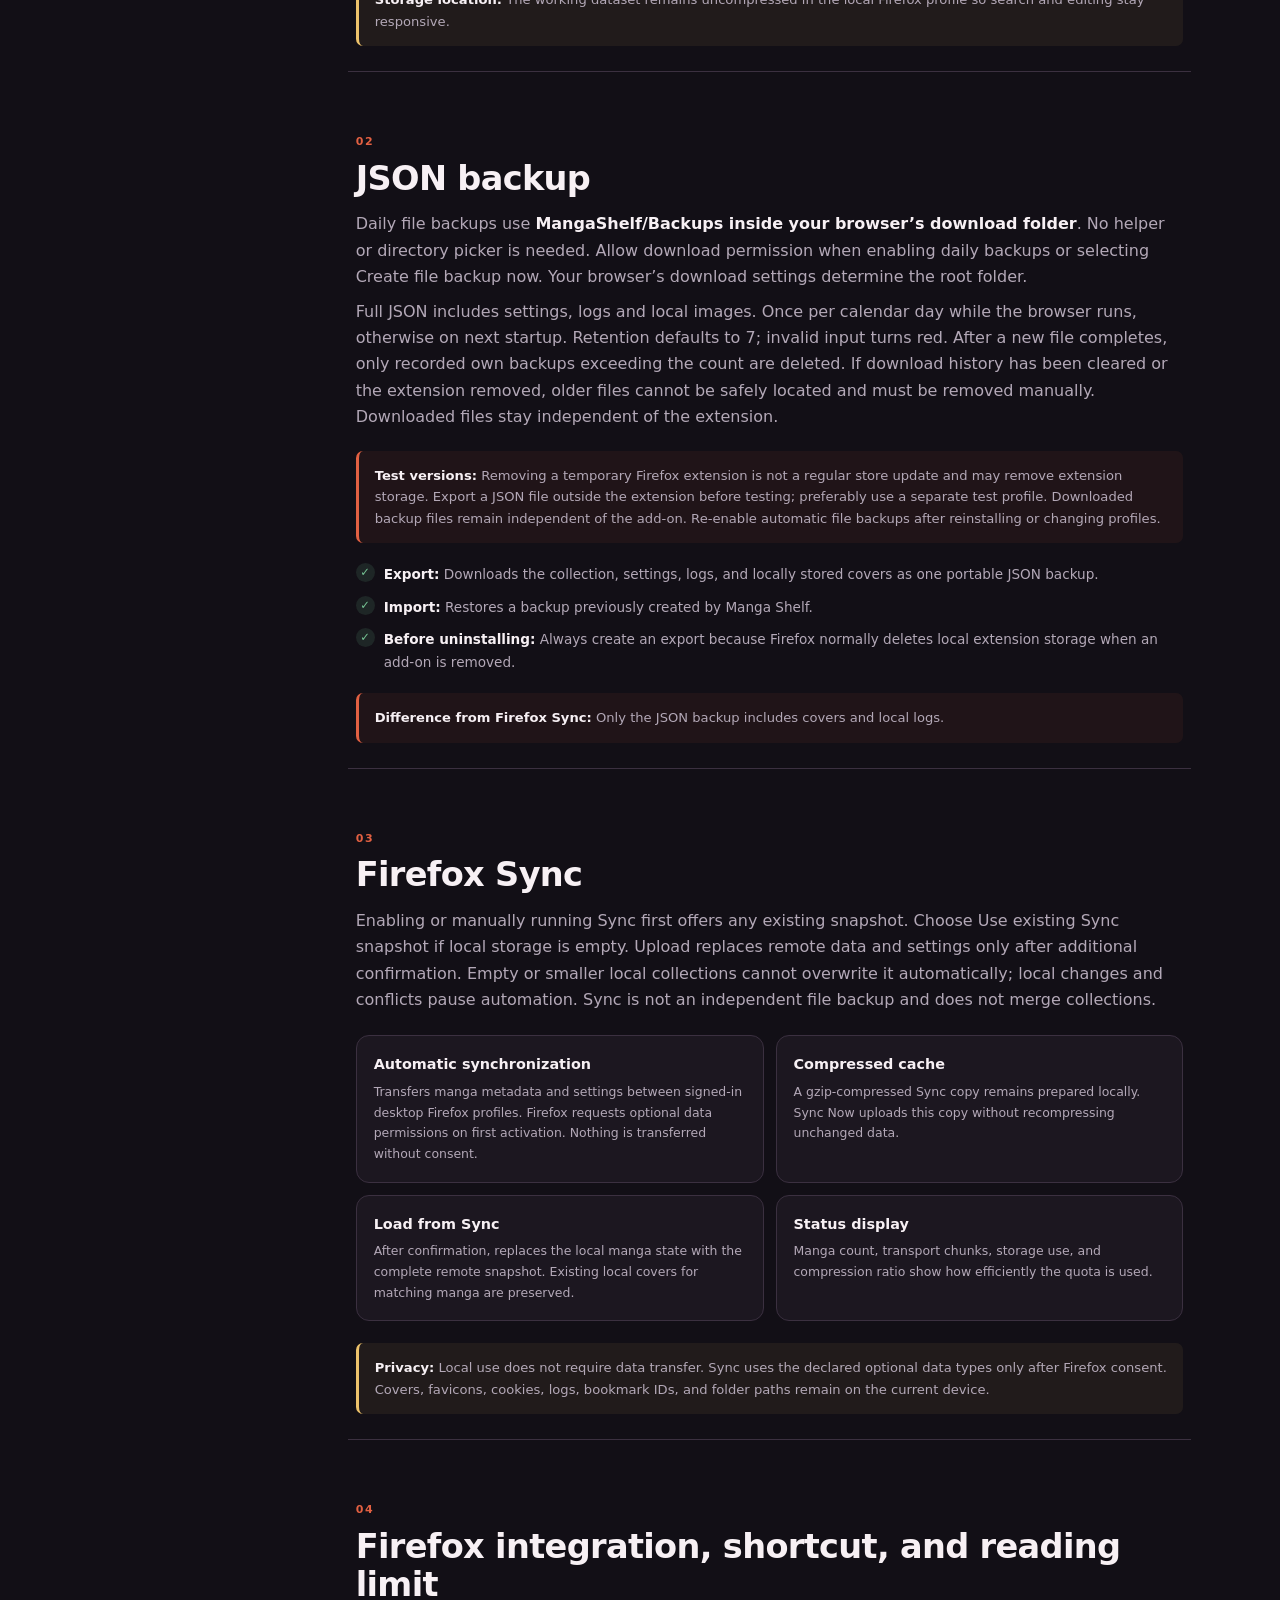
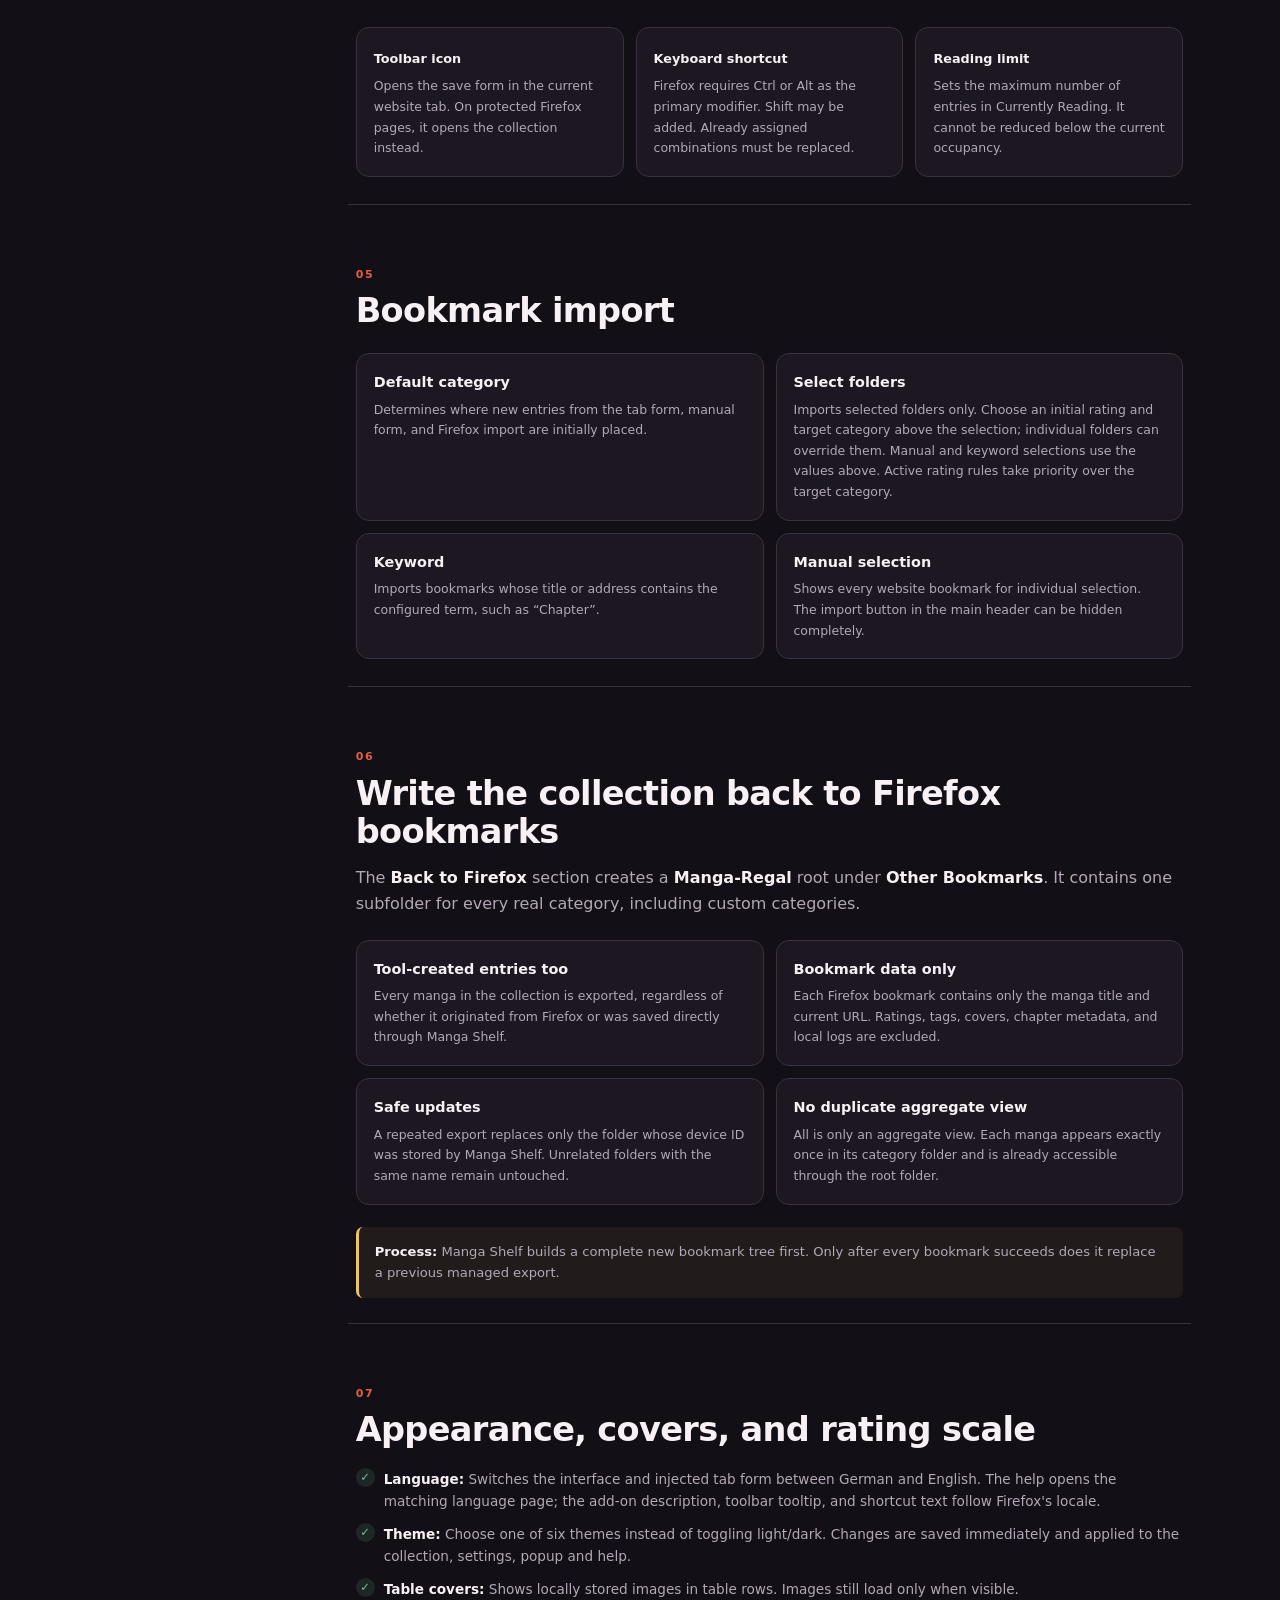
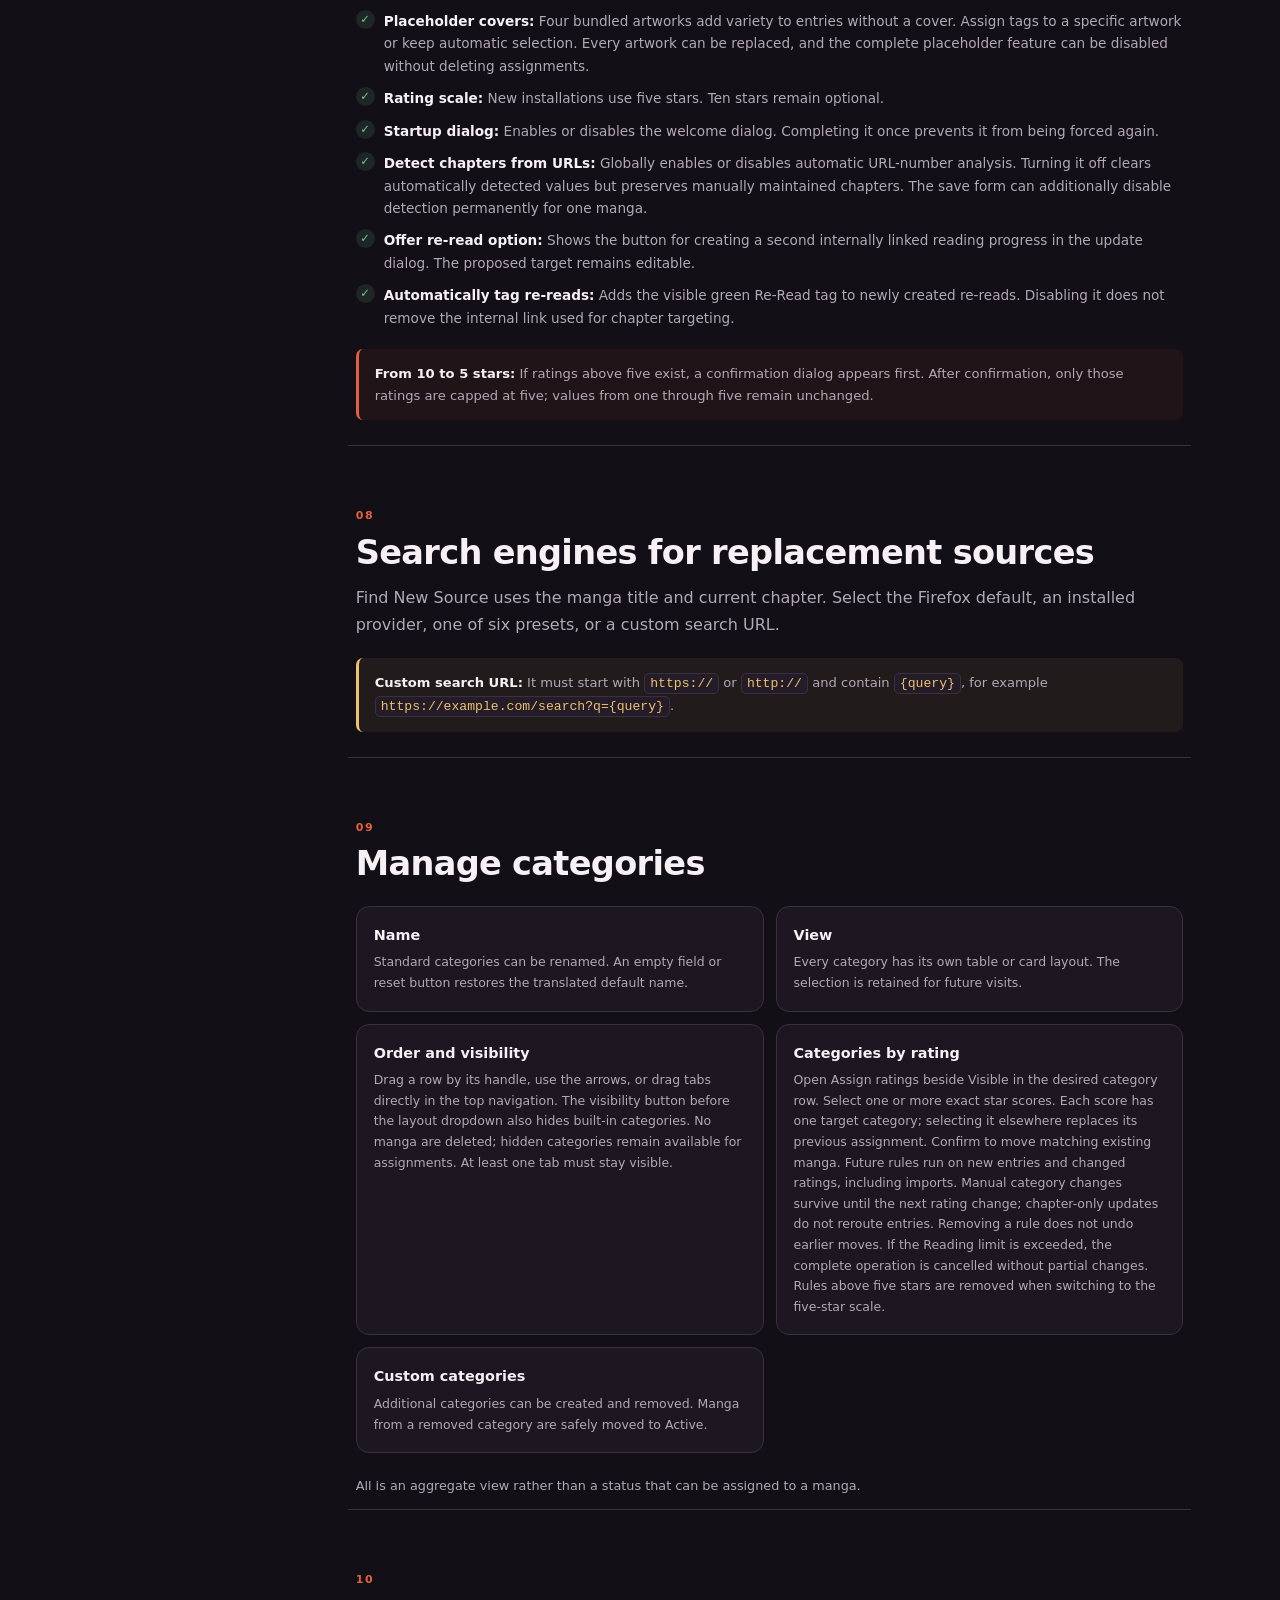
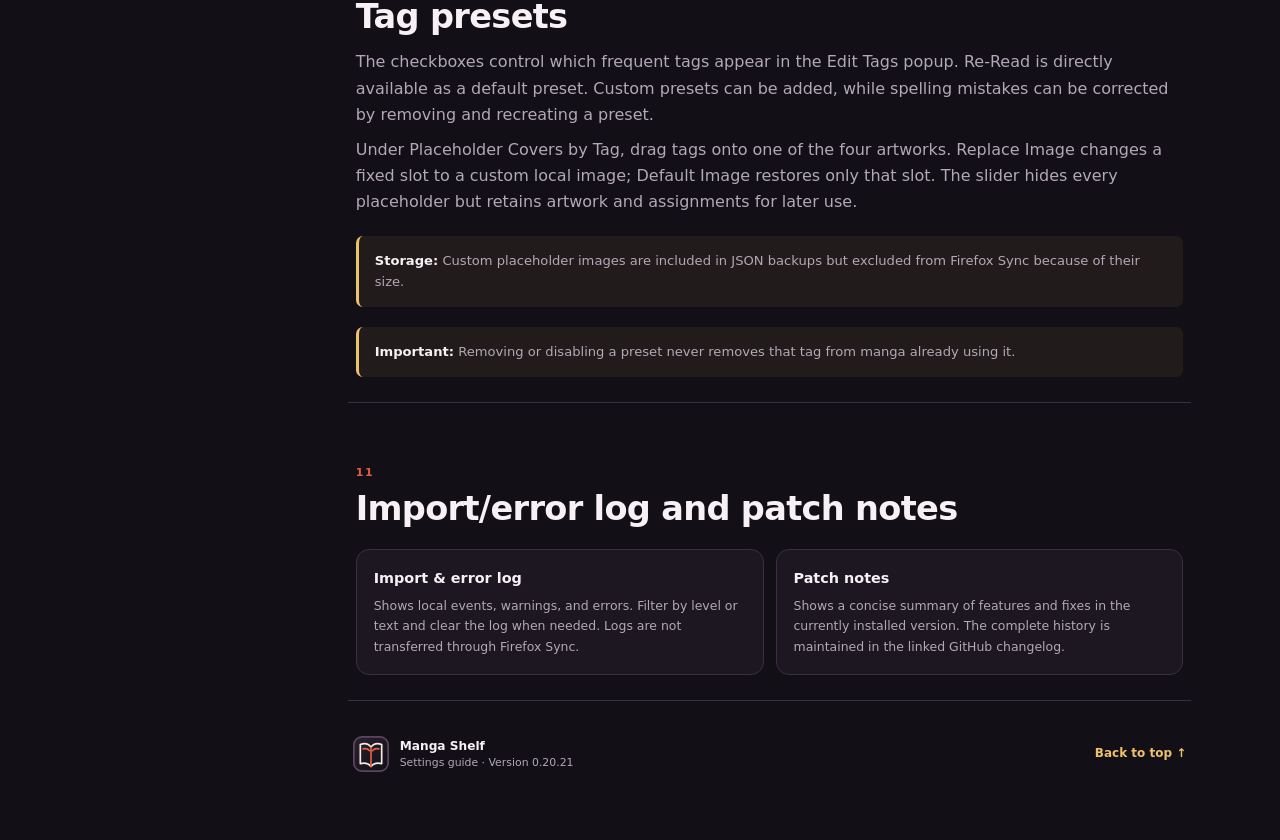
<file: help/settings.en.html>
<!doctype html>
<html lang="en" data-theme="dark">
<head>
  <meta charset="utf-8">
  <meta name="viewport" content="width=device-width,initial-scale=1">
  <title>Manga Shelf – Settings guide</title>
  <link rel="stylesheet" href="styles.css">
  <link rel="stylesheet" href="../shared/page-themes.css">
</head>
<body>
  <header class="topbar">
    <a class="brand" href="#start" aria-label="Back to the beginning of the settings guide">
      <img src="../icons/manga-regal.svg" alt="">
      <span><strong>Manga Shelf</strong><small>Settings guide</small></span>
    </a>
    <div class="top-actions">
      <span class="version">Version 0.20.21</span>
      <a class="button" href="settings.html" data-mobile-label="DE">DE</a>
      <a class="button" href="index.en.html" data-mobile-label="General help">General help</a>
      <a class="button" href="../dashboard/index.html?view=admin" data-mobile-label="Settings">← Back to settings</a>
    </div>
  </header>

  <nav class="help-tabs" aria-label="Help sections">
    <a href="index.en.html"><span>01</span> General guide</a>
    <a class="active" href="settings.en.html" aria-current="page"><span>02</span> Settings</a>
  </nav>

  <div class="page-shell">
    <aside class="contents" aria-label="Table of contents">
      <strong>Settings sections</strong>
      <a href="#start">Overview</a>
      <a href="#saving">Auto-save</a>
      <a href="#backup">Backup</a>
      <a href="#sync">Firefox Sync</a>
      <a href="#integration">Firefox integration</a>
      <a href="#import">Bookmark import</a>
      <a href="#bookmark-export">Back to Firefox</a>
      <a href="#appearance">Appearance & stars</a>
      <a href="#search">Search engines</a>
      <a href="#categories">Categories</a>
      <a href="#tags">Tag presets</a>
      <a href="#logs">Log & patch notes</a>
    </aside>

    <main>
<div class="note"><strong>Chrome 148+:</strong> Extract the Chrome ZIP and load its folder through chrome://extensions → Developer mode → Load unpacked. Configure shortcuts through chrome://extensions/shortcuts. The collection works the same way in both browsers; references to Firefox bookmarks and Sync mean Chrome bookmarks and Sync in the Chrome package. The two Sync services do not connect; use JSON backups to transfer between browsers.</div>
      <section class="hero" id="start">
        <span class="eyebrow">Dedicated help page</span>
        <h1>Every setting explained clearly</h1>
        <p>This page explains not only what each control does, but also which stored data it affects. Changes with potentially destructive consequences require confirmation before they are saved.</p>
        <div class="quick-grid">
          <article><b>1</b><span>Select a section from the left navigation</span></article>
          <article><b>2</b><span>Review the effect of the setting</span></article>
          <article><b>3</b><span>Save automatically or as a group</span></article>
        </div>
        <div class="note"><strong>Version 0.20.21:</strong> This settings guide also covers local placeholder covers, language switching, and the current protections used for cover downloads.</div>
        <p><strong>Themes:</strong> In Settings → Appearance → Theme, choose Light Mode, Dark Mode, Coral Dark, Coral Light, Blue Light or Blue Dark. The choice also applies to help and the save form. The four new themes show the cover and quick-save action at the top; open Details to edit. Classic themes retain the existing form layout.</p>
        <p><strong>Chrome:</strong> If a cover needs extra permission, choose <em>Allow cover domain</em> after saving. The new page requests access only to that image domain. Declining leaves your manga saved. Local covers need no permission. Alternatively, in Settings → Interface, enable <em>Automatically load covers from all websites</em> to allow all HTTP/HTTPS websites once. The switch is off by default. Switching off revokes broad access without deleting local covers. Consent is local to this browser and is not synchronized. Firefox is unchanged.</p>
      </section>

      <section id="saving">
        <span class="section-number">01</span>
        <h2>Settings sections and saving</h2>
        <p>Below Settings & backup, choose Appearance, Tag Presets or Technical & Data. Appearance includes themes, language and categories; Tag Presets contains tags and placeholder artwork. Technical & Data includes backups, Sync, browser integration, import, bookmark export and the Import/Error Log and Patchlog tabs. Use Left/Right or Home/End while a section tab is focused. Autosave retains the selected section; switching sections alone does not change data.</p>
        <div class="split-card">
          <div><h3>Auto-save</h3><p>Switches and individual selections are stored locally immediately. This includes language, theme, cover visibility, chapter detection, search engine, import mode, and rating scale.</p></div>
          <div><h3>Save Settings</h3><p>The main button saves every currently visible field together once more. It is an additional deliberate confirmation and does not replace auto-save.</p></div>
        </div>
        <div class="note"><strong>Storage location:</strong> The working dataset remains uncompressed in the local Firefox profile so search and editing stay responsive.</div>
      </section>

      <section id="backup">
        <span class="section-number">02</span>
        <h2>JSON backup</h2>
        <p>Daily file backups use <strong>MangaShelf/Backups inside your browser’s download folder</strong>. No helper or directory picker is needed. Allow download permission when enabling daily backups or selecting Create file backup now. Your browser’s download settings determine the root folder.</p>
        <p>Full JSON includes settings, logs and local images. Once per calendar day while the browser runs, otherwise on next startup. Retention defaults to 7; invalid input turns red. After a new file completes, only recorded own backups exceeding the count are deleted. If download history has been cleared or the extension removed, older files cannot be safely located and must be removed manually. Downloaded files stay independent of the extension.</p>
        <div class="warning"><strong>Test versions:</strong> Removing a temporary Firefox extension is not a regular store update and may remove extension storage. Export a JSON file outside the extension before testing; preferably use a separate test profile. Downloaded backup files remain independent of the add-on. Re-enable automatic file backups after reinstalling or changing profiles.</div>
        <ul class="check-list">
          <li><strong>Export:</strong> Downloads the collection, settings, logs, and locally stored covers as one portable JSON backup.</li>
          <li><strong>Import:</strong> Restores a backup previously created by Manga Shelf.</li>
          <li><strong>Before uninstalling:</strong> Always create an export because Firefox normally deletes local extension storage when an add-on is removed.</li>
        </ul>
        <div class="warning"><strong>Difference from Firefox Sync:</strong> Only the JSON backup includes covers and local logs.</div>
      </section>

      <section id="sync">
        <span class="section-number">03</span>
        <h2>Firefox Sync</h2>
        <p>Enabling or manually running Sync first offers any existing snapshot. Choose Use existing Sync snapshot if local storage is empty. Upload replaces remote data and settings only after additional confirmation. Empty or smaller local collections cannot overwrite it automatically; local changes and conflicts pause automation. Sync is not an independent file backup and does not merge collections.</p>
        <div class="feature-grid">
          <article><h3>Automatic synchronization</h3><p>Transfers manga metadata and settings between signed-in desktop Firefox profiles. Firefox requests optional data permissions on first activation. Nothing is transferred without consent.</p></article>
          <article><h3>Compressed cache</h3><p>A gzip-compressed Sync copy remains prepared locally. Sync Now uploads this copy without recompressing unchanged data.</p></article>
          <article><h3>Load from Sync</h3><p>After confirmation, replaces the local manga state with the complete remote snapshot. Existing local covers for matching manga are preserved.</p></article>
          <article><h3>Status display</h3><p>Manga count, transport chunks, storage use, and compression ratio show how efficiently the quota is used.</p></article>
        </div>
        <div class="note"><strong>Privacy:</strong> Local use does not require data transfer. Sync uses the declared optional data types only after Firefox consent. Covers, favicons, cookies, logs, bookmark IDs, and folder paths remain on the current device.</div>
      </section>

      <section id="integration">
        <span class="section-number">04</span>
        <h2>Firefox integration, shortcut, and reading limit</h2>
        <div class="steps">
          <article><b>Toolbar icon</b><p>Opens the save form in the current website tab. On protected Firefox pages, it opens the collection instead.</p></article>
          <article><b>Keyboard shortcut</b><p>Firefox requires Ctrl or Alt as the primary modifier. Shift may be added. Already assigned combinations must be replaced.</p></article>
          <article><b>Reading limit</b><p>Sets the maximum number of entries in Currently Reading. It cannot be reduced below the current occupancy.</p></article>
        </div>
      </section>

      <section id="import">
        <span class="section-number">05</span>
        <h2>Bookmark import</h2>
        <div class="feature-grid">
          <article><h3>Default category</h3><p>Determines where new entries from the tab form, manual form, and Firefox import are initially placed.</p></article>
          <article><h3>Select folders</h3><p>Imports selected folders only. Choose an initial rating and target category above the selection; individual folders can override them. Manual and keyword selections use the values above. Active rating rules take priority over the target category.</p></article>
          <article><h3>Keyword</h3><p>Imports bookmarks whose title or address contains the configured term, such as “Chapter”.</p></article>
          <article><h3>Manual selection</h3><p>Shows every website bookmark for individual selection. The import button in the main header can be hidden completely.</p></article>
        </div>
      </section>

      <section id="bookmark-export">
        <span class="section-number">06</span>
        <h2>Write the collection back to Firefox bookmarks</h2>
        <p>The <strong>Back to Firefox</strong> section creates a <strong>Manga-Regal</strong> root under <strong>Other Bookmarks</strong>. It contains one subfolder for every real category, including custom categories.</p>
        <div class="feature-grid">
          <article><h3>Tool-created entries too</h3><p>Every manga in the collection is exported, regardless of whether it originated from Firefox or was saved directly through Manga Shelf.</p></article>
          <article><h3>Bookmark data only</h3><p>Each Firefox bookmark contains only the manga title and current URL. Ratings, tags, covers, chapter metadata, and local logs are excluded.</p></article>
          <article><h3>Safe updates</h3><p>A repeated export replaces only the folder whose device ID was stored by Manga Shelf. Unrelated folders with the same name remain untouched.</p></article>
          <article><h3>No duplicate aggregate view</h3><p>All is only an aggregate view. Each manga appears exactly once in its category folder and is already accessible through the root folder.</p></article>
        </div>
        <div class="note"><strong>Process:</strong> Manga Shelf builds a complete new bookmark tree first. Only after every bookmark succeeds does it replace a previous managed export.</div>
      </section>

      <section id="appearance">
        <span class="section-number">07</span>
        <h2>Appearance, covers, and rating scale</h2>
        <ul class="check-list">
          <li><strong>Language:</strong> Switches the interface and injected tab form between German and English. The help opens the matching language page; the add-on description, toolbar tooltip, and shortcut text follow Firefox's locale.</li>
          <li><strong>Theme:</strong> Choose one of six themes instead of toggling light/dark. Changes are saved immediately and applied to the collection, settings, popup and help.</li>
          <li><strong>Table covers:</strong> Shows locally stored images in table rows. Images still load only when visible.</li>
          <li><strong>Placeholder covers:</strong> Four bundled artworks add variety to entries without a cover. Assign tags to a specific artwork or keep automatic selection. Every artwork can be replaced, and the complete placeholder feature can be disabled without deleting assignments.</li>
          <li><strong>Rating scale:</strong> New installations use five stars. Ten stars remain optional.</li>
          <li><strong>Startup dialog:</strong> Enables or disables the welcome dialog. Completing it once prevents it from being forced again.</li>
          <li><strong>Detect chapters from URLs:</strong> Globally enables or disables automatic URL-number analysis. Turning it off clears automatically detected values but preserves manually maintained chapters. The save form can additionally disable detection permanently for one manga.</li>
          <li><strong>Offer re-read option:</strong> Shows the button for creating a second internally linked reading progress in the update dialog. The proposed target remains editable.</li>
          <li><strong>Automatically tag re-reads:</strong> Adds the visible green Re-Read tag to newly created re-reads. Disabling it does not remove the internal link used for chapter targeting.</li>
        </ul>
        <div class="warning"><strong>From 10 to 5 stars:</strong> If ratings above five exist, a confirmation dialog appears first. After confirmation, only those ratings are capped at five; values from one through five remain unchanged.</div>
      </section>

      <section id="search">
        <span class="section-number">08</span>
        <h2>Search engines for replacement sources</h2>
        <p>Find New Source uses the manga title and current chapter. Select the Firefox default, an installed provider, one of six presets, or a custom search URL.</p>
        <div class="note"><strong>Custom search URL:</strong> It must start with <code>https://</code> or <code>http://</code> and contain <code>{query}</code>, for example <code>https://example.com/search?q={query}</code>.</div>
      </section>

      <section id="categories">
        <span class="section-number">09</span>
        <h2>Manage categories</h2>
        <div class="feature-grid">
          <article><h3>Name</h3><p>Standard categories can be renamed. An empty field or reset button restores the translated default name.</p></article>
          <article><h3>View</h3><p>Every category has its own table or card layout. The selection is retained for future visits.</p></article>
          <article><h3>Order and visibility</h3><p>Drag a row by its handle, use the arrows, or drag tabs directly in the top navigation. The visibility button before the layout dropdown also hides built-in categories. No manga are deleted; hidden categories remain available for assignments. At least one tab must stay visible.</p></article>
          <article><h3>Categories by rating</h3><p>Open Assign ratings beside Visible in the desired category row. Select one or more exact star scores. Each score has one target category; selecting it elsewhere replaces its previous assignment. Confirm to move matching existing manga. Future rules run on new entries and changed ratings, including imports. Manual category changes survive until the next rating change; chapter-only updates do not reroute entries. Removing a rule does not undo earlier moves. If the Reading limit is exceeded, the complete operation is cancelled without partial changes. Rules above five stars are removed when switching to the five-star scale.</p></article>
          <article><h3>Custom categories</h3><p>Additional categories can be created and removed. Manga from a removed category are safely moved to Active.</p></article>
        </div>
        <p class="muted">All is an aggregate view rather than a status that can be assigned to a manga.</p>
      </section>

      <section id="tags">
        <span class="section-number">10</span>
        <h2>Tag presets</h2>
        <p>The checkboxes control which frequent tags appear in the Edit Tags popup. Re-Read is directly available as a default preset. Custom presets can be added, while spelling mistakes can be corrected by removing and recreating a preset.</p>
        <p>Under Placeholder Covers by Tag, drag tags onto one of the four artworks. Replace Image changes a fixed slot to a custom local image; Default Image restores only that slot. The slider hides every placeholder but retains artwork and assignments for later use.</p>
        <div class="note"><strong>Storage:</strong> Custom placeholder images are included in JSON backups but excluded from Firefox Sync because of their size.</div>
        <div class="note"><strong>Important:</strong> Removing or disabling a preset never removes that tag from manga already using it.</div>
      </section>

      <section id="logs">
        <span class="section-number">11</span>
        <h2>Import/error log and patch notes</h2>
        <div class="split-card">
          <div><h3>Import & error log</h3><p>Shows local events, warnings, and errors. Filter by level or text and clear the log when needed. Logs are not transferred through Firefox Sync.</p></div>
          <div><h3>Patch notes</h3><p>Shows a concise summary of features and fixes in the currently installed version. The complete history is maintained in the linked GitHub changelog.</p></div>
        </div>
      </section>

      <footer>
        <img src="../icons/manga-regal.svg" alt="">
        <p><strong>Manga Shelf</strong><br><span>Settings guide · Version 0.20.21</span></p>
        <a href="#start">Back to top ↑</a>
      </footer>
    </main>
  </div>

  <script src="../shared/store.js"></script>
  <script src="../shared/themes.js"></script>
  <script src="app.js"></script>
</body>
</html>
</file>
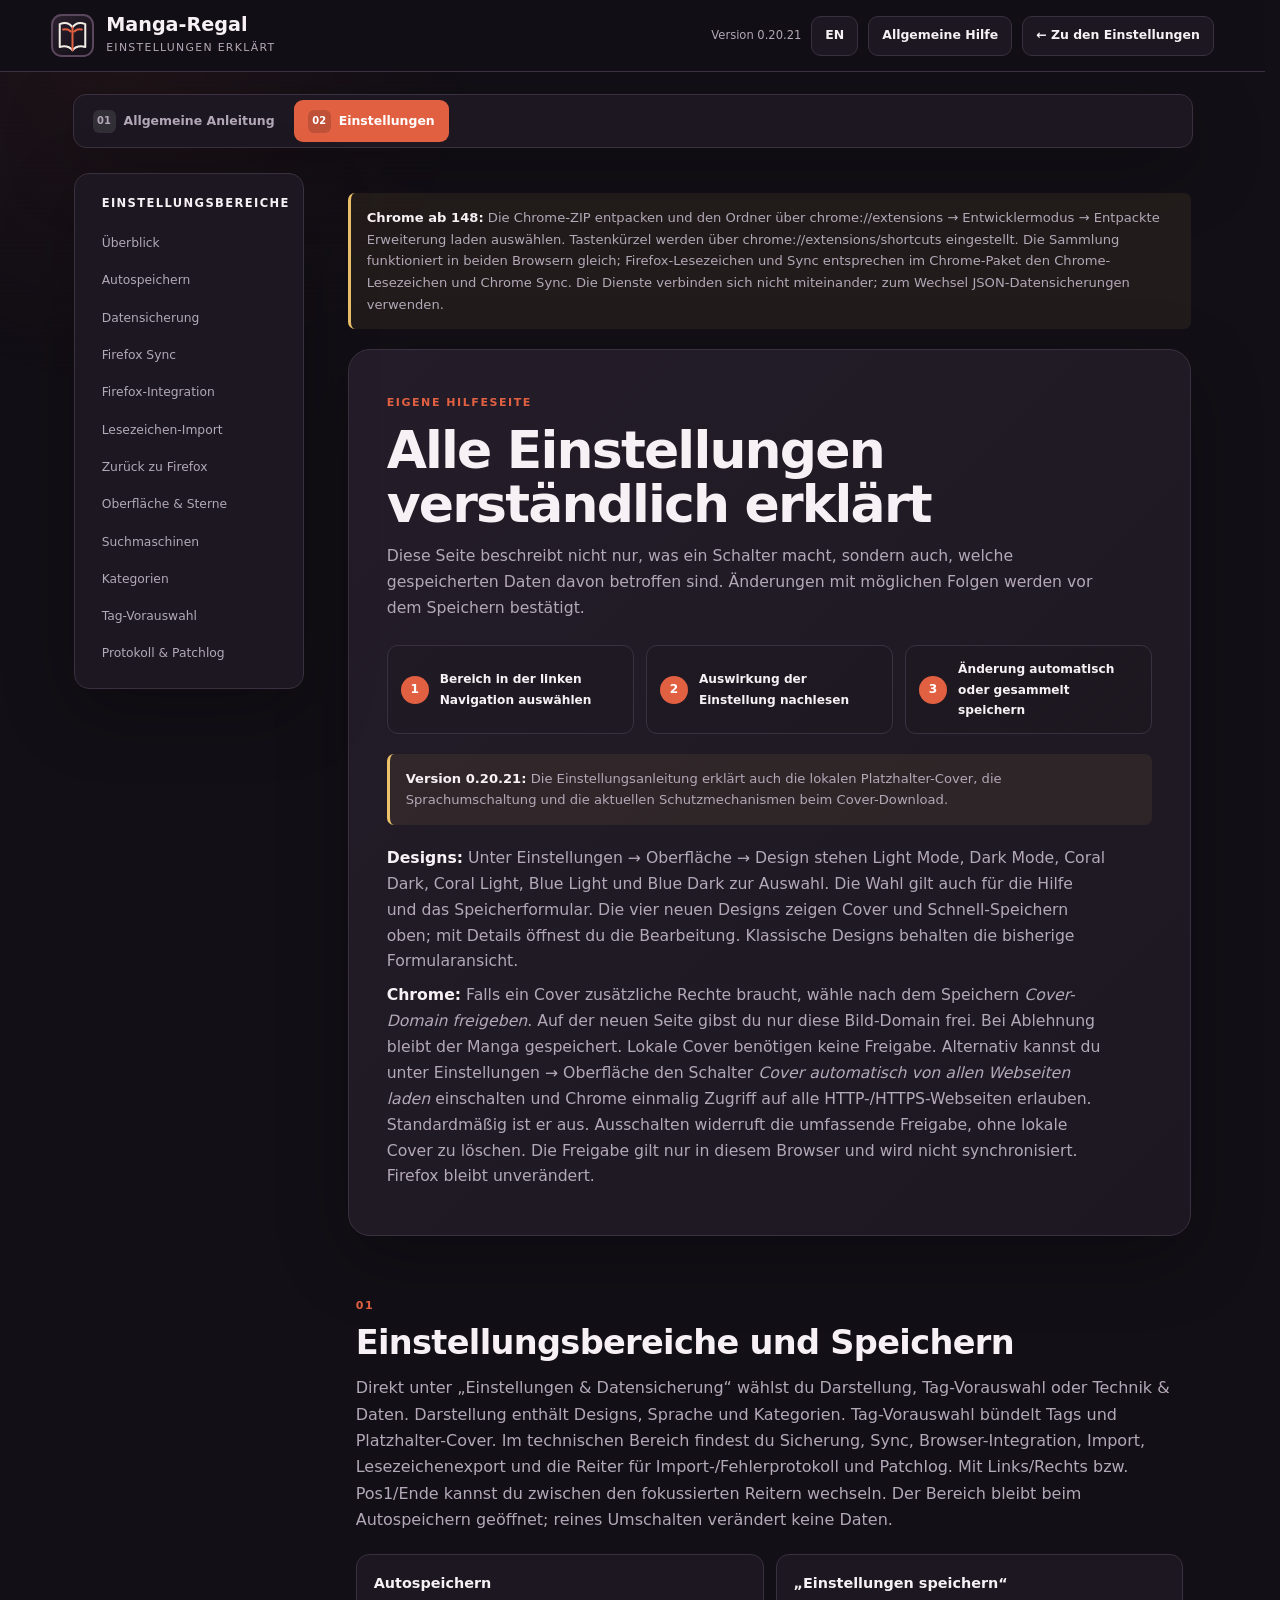
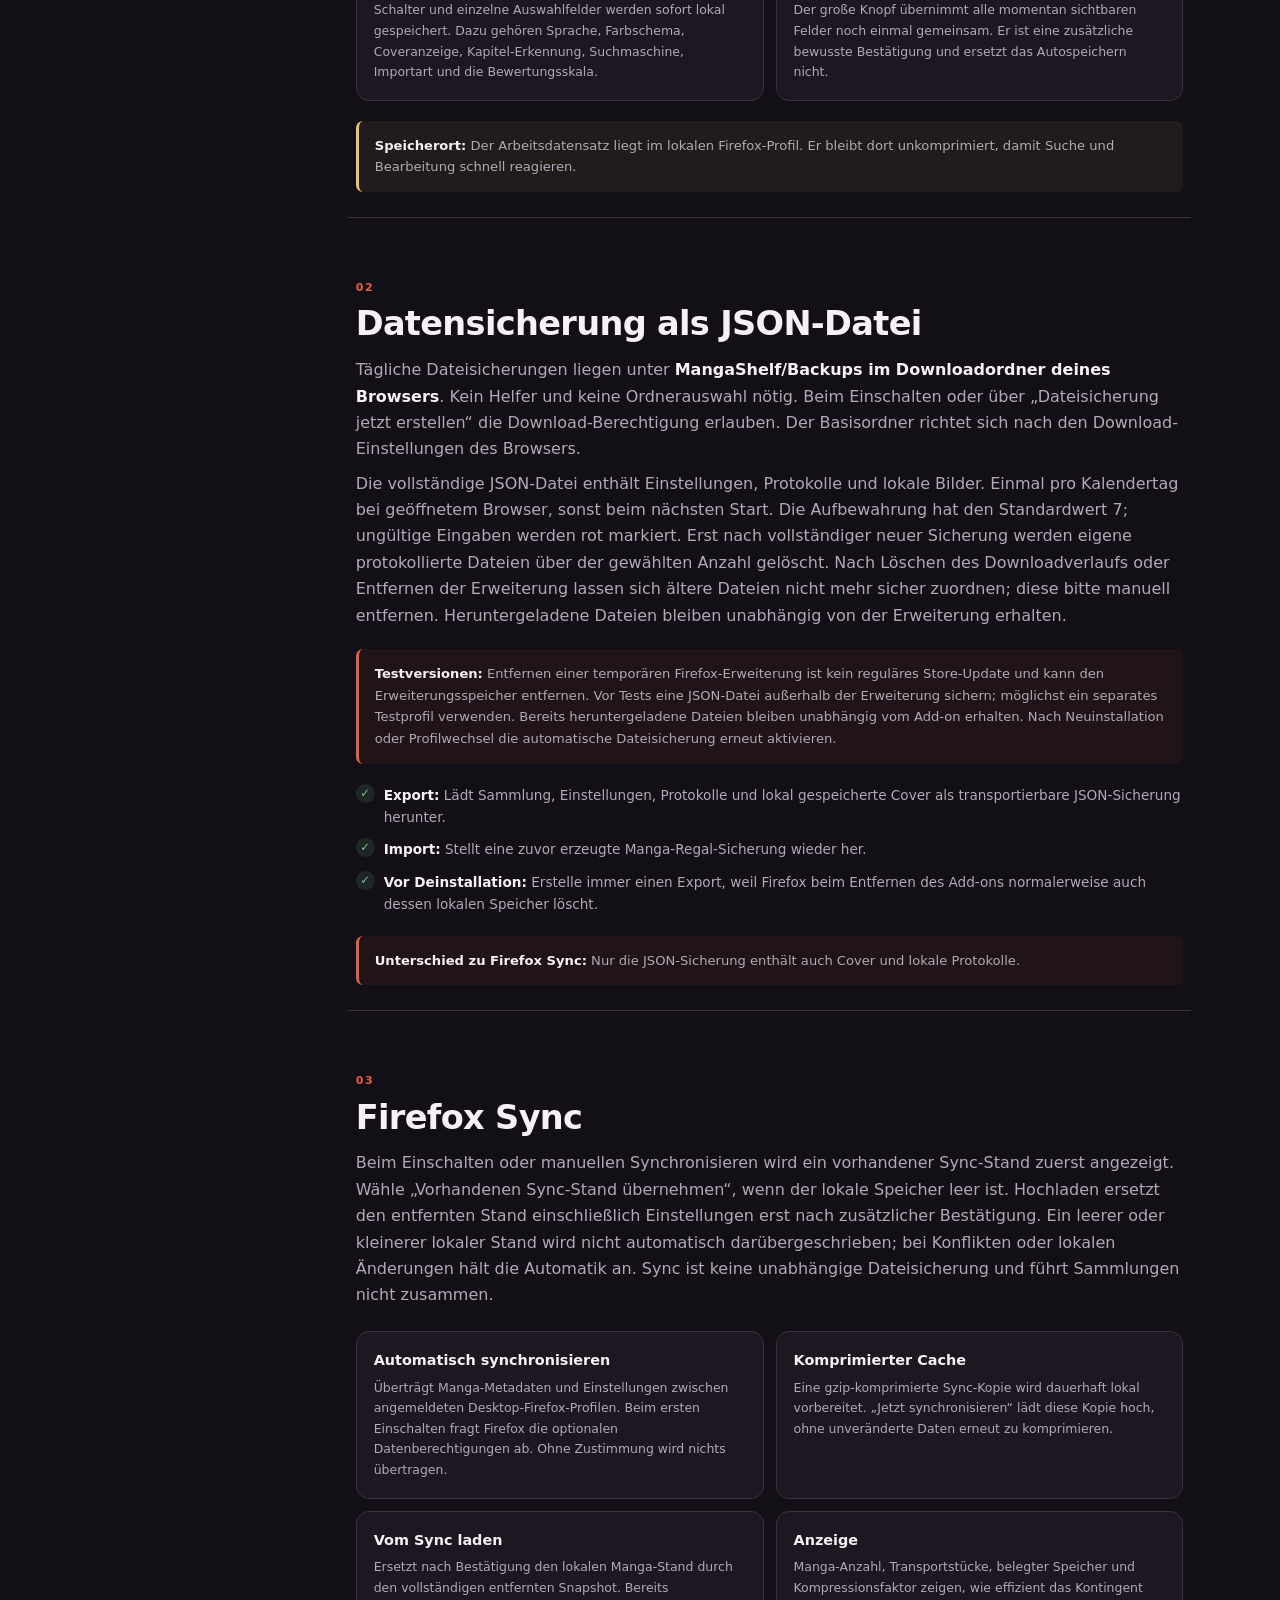
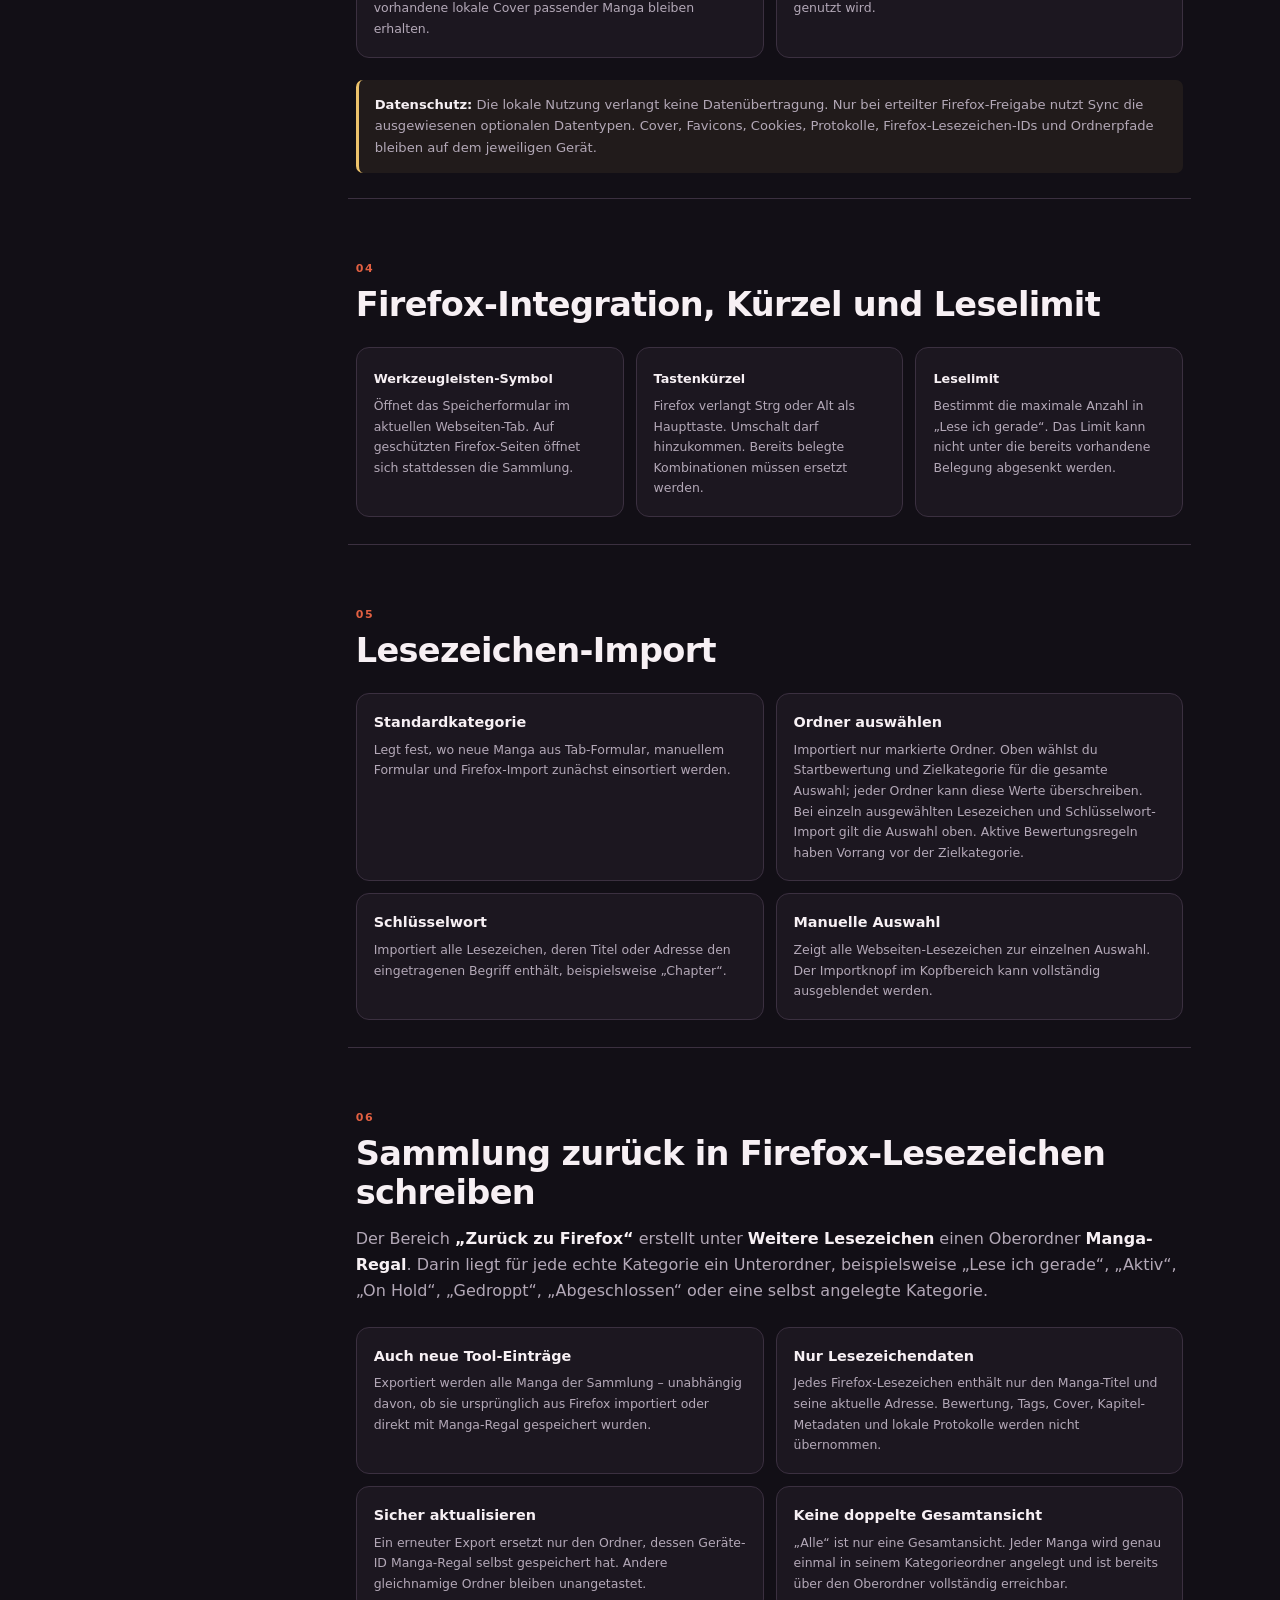
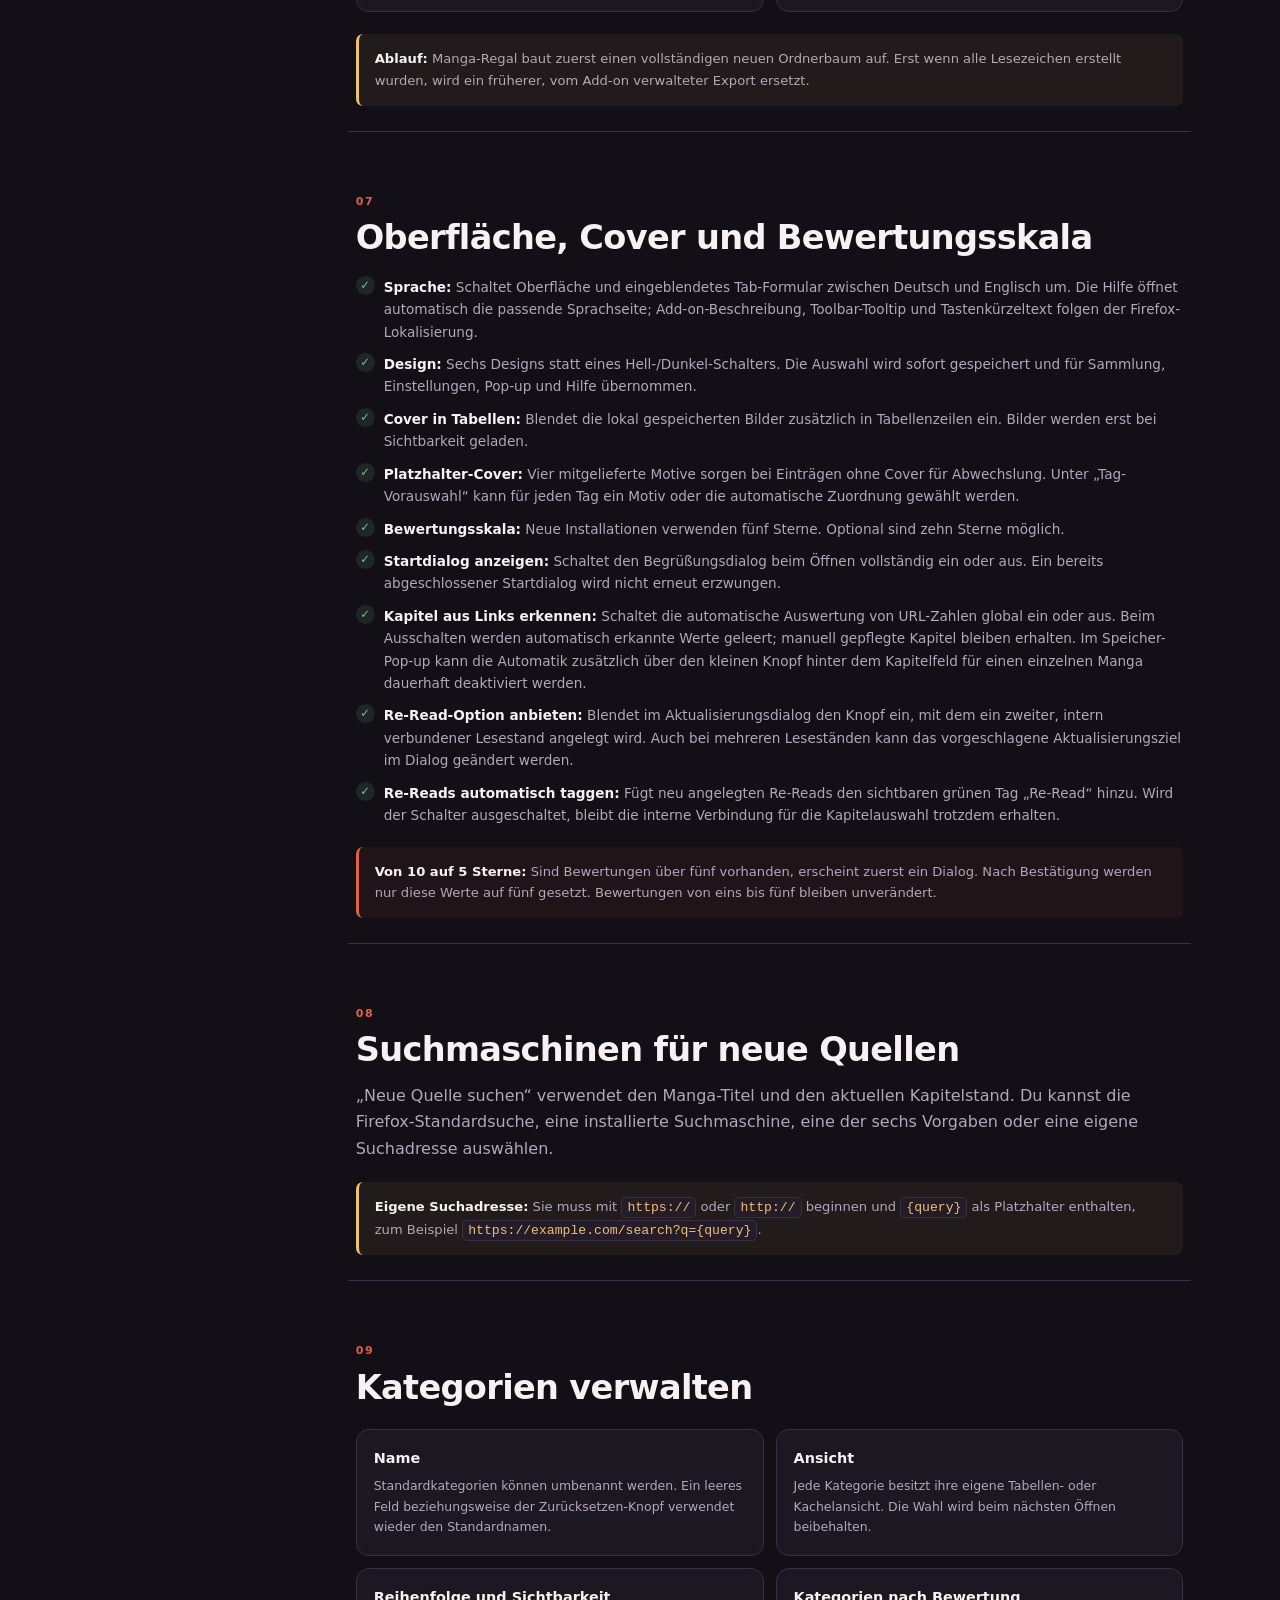
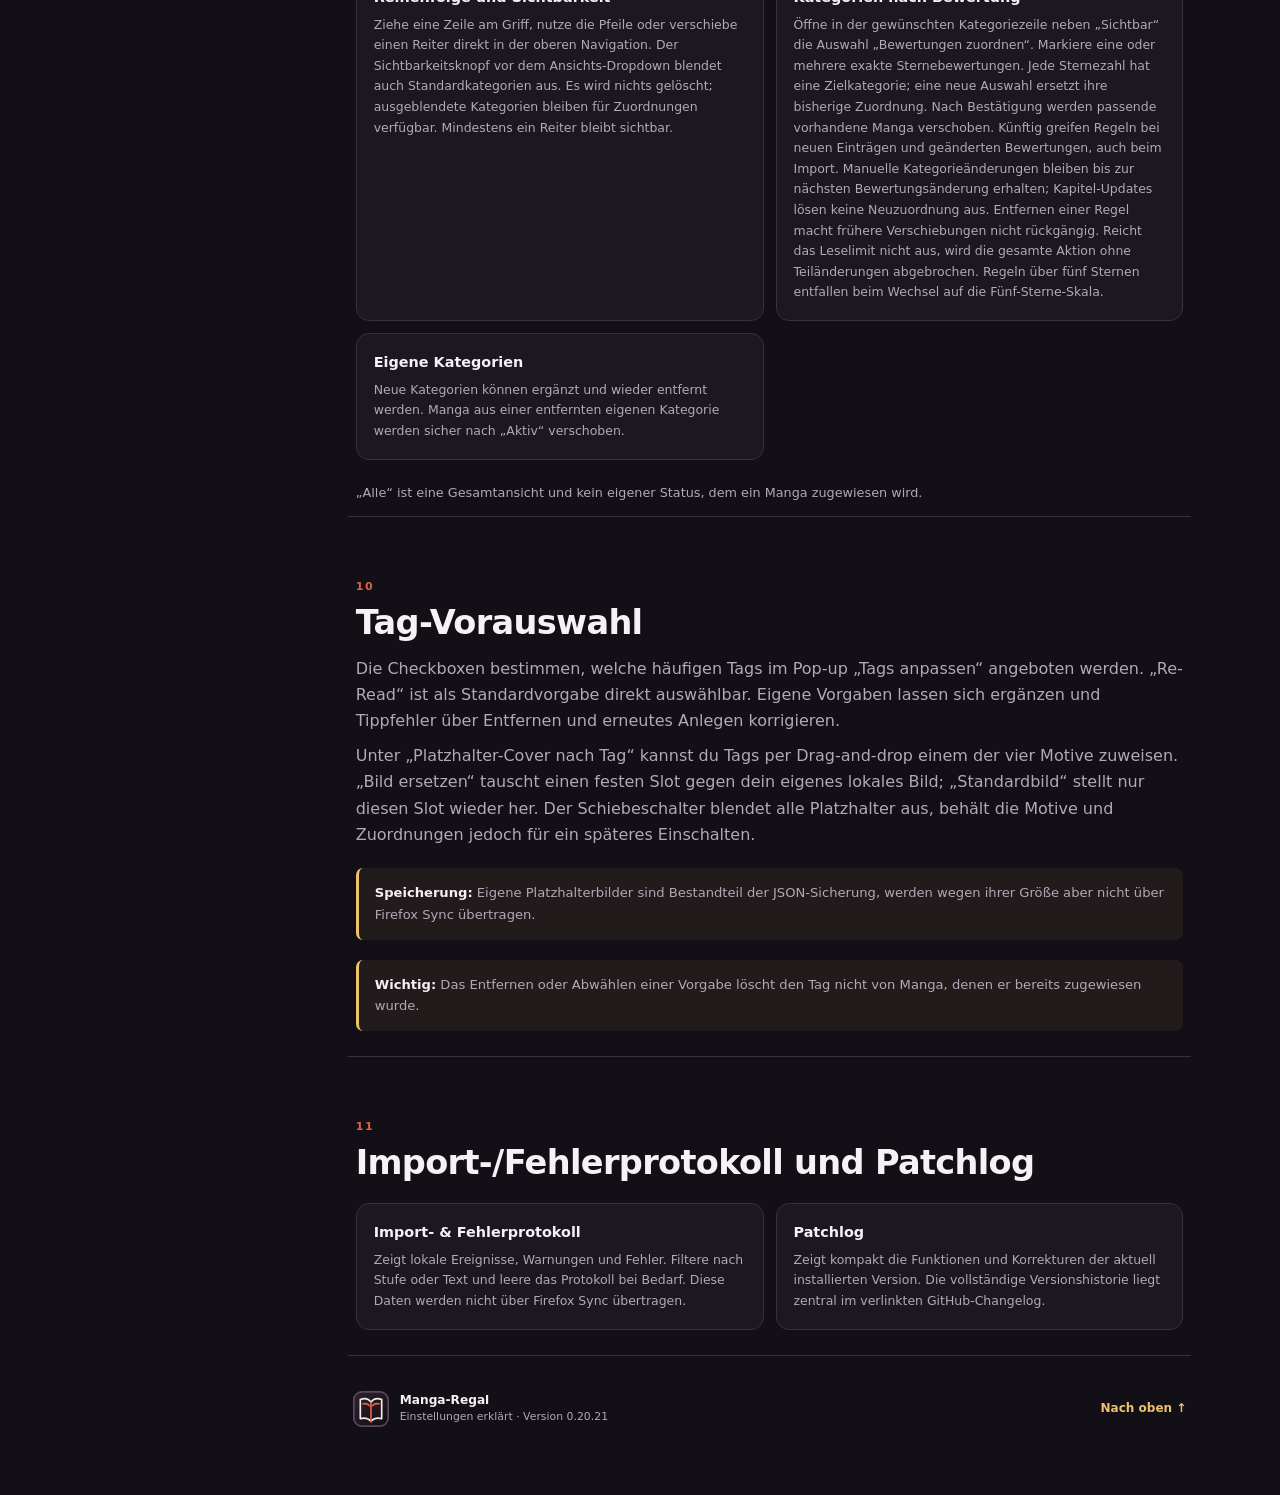
<file: help/settings.html>
<!doctype html>
<html lang="de" data-theme="dark">
<head>
  <meta charset="utf-8">
  <meta name="viewport" content="width=device-width,initial-scale=1">
  <title>Manga-Regal – Einstellungen erklärt</title>
  <link rel="stylesheet" href="styles.css">
  <link rel="stylesheet" href="../shared/page-themes.css">
</head>
<body>
  <header class="topbar">
    <a class="brand" href="#start" aria-label="Zum Anfang der Einstellungsanleitung">
      <img src="../icons/manga-regal.svg" alt="">
      <span><strong>Manga-Regal</strong><small>Einstellungen erklärt</small></span>
    </a>
    <div class="top-actions">
      <span class="version">Version 0.20.21</span>
      <a class="button" href="settings.en.html" data-mobile-label="EN">EN</a>
      <a class="button" href="index.html" data-mobile-label="Allgemeine Hilfe">Allgemeine Hilfe</a>
      <a class="button" href="../dashboard/index.html?view=admin" data-mobile-label="Einstellungen">← Zu den Einstellungen</a>
    </div>
  </header>

  <nav class="help-tabs" aria-label="Hilfebereiche">
    <a href="index.html"><span>01</span> Allgemeine Anleitung</a>
    <a class="active" href="settings.html" aria-current="page"><span>02</span> Einstellungen</a>
  </nav>

  <div class="page-shell">
    <aside class="contents" aria-label="Inhaltsverzeichnis">
      <strong>Einstellungsbereiche</strong>
      <a href="#start">Überblick</a>
      <a href="#speichern">Autospeichern</a>
      <a href="#sicherung">Datensicherung</a>
      <a href="#sync">Firefox Sync</a>
      <a href="#integration">Firefox-Integration</a>
      <a href="#import">Lesezeichen-Import</a>
      <a href="#bookmark-export">Zurück zu Firefox</a>
      <a href="#oberflaeche">Oberfläche & Sterne</a>
      <a href="#suche">Suchmaschinen</a>
      <a href="#kategorien">Kategorien</a>
      <a href="#tags">Tag-Vorauswahl</a>
      <a href="#protokolle">Protokoll & Patchlog</a>
    </aside>

    <main>
<div class="note"><strong>Chrome ab 148:</strong> Die Chrome-ZIP entpacken und den Ordner über chrome://extensions → Entwicklermodus → Entpackte Erweiterung laden auswählen. Tastenkürzel werden über chrome://extensions/shortcuts eingestellt. Die Sammlung funktioniert in beiden Browsern gleich; Firefox-Lesezeichen und Sync entsprechen im Chrome-Paket den Chrome-Lesezeichen und Chrome Sync. Die Dienste verbinden sich nicht miteinander; zum Wechsel JSON-Datensicherungen verwenden.</div>
      <section class="hero" id="start">
        <span class="eyebrow">Eigene Hilfeseite</span>
        <h1>Alle Einstellungen verständlich erklärt</h1>
        <p>Diese Seite beschreibt nicht nur, was ein Schalter macht, sondern auch, welche gespeicherten Daten davon betroffen sind. Änderungen mit möglichen Folgen werden vor dem Speichern bestätigt.</p>
        <div class="quick-grid">
          <article><b>1</b><span>Bereich in der linken Navigation auswählen</span></article>
          <article><b>2</b><span>Auswirkung der Einstellung nachlesen</span></article>
          <article><b>3</b><span>Änderung automatisch oder gesammelt speichern</span></article>
        </div>
        <div class="note"><strong>Version 0.20.21:</strong> Die Einstellungsanleitung erklärt auch die lokalen Platzhalter-Cover, die Sprachumschaltung und die aktuellen Schutzmechanismen beim Cover-Download.</div>
        <p><strong>Designs:</strong> Unter Einstellungen → Oberfläche → Design stehen Light Mode, Dark Mode, Coral Dark, Coral Light, Blue Light und Blue Dark zur Auswahl. Die Wahl gilt auch für die Hilfe und das Speicherformular. Die vier neuen Designs zeigen Cover und Schnell-Speichern oben; mit Details öffnest du die Bearbeitung. Klassische Designs behalten die bisherige Formularansicht.</p>
        <p><strong>Chrome:</strong> Falls ein Cover zusätzliche Rechte braucht, wähle nach dem Speichern <em>Cover-Domain freigeben</em>. Auf der neuen Seite gibst du nur diese Bild-Domain frei. Bei Ablehnung bleibt der Manga gespeichert. Lokale Cover benötigen keine Freigabe. Alternativ kannst du unter Einstellungen → Oberfläche den Schalter <em>Cover automatisch von allen Webseiten laden</em> einschalten und Chrome einmalig Zugriff auf alle HTTP-/HTTPS-Webseiten erlauben. Standardmäßig ist er aus. Ausschalten widerruft die umfassende Freigabe, ohne lokale Cover zu löschen. Die Freigabe gilt nur in diesem Browser und wird nicht synchronisiert. Firefox bleibt unverändert.</p>
      </section>

      <section id="speichern">
        <span class="section-number">01</span>
        <h2>Einstellungsbereiche und Speichern</h2>
        <p>Direkt unter „Einstellungen & Datensicherung“ wählst du Darstellung, Tag-Vorauswahl oder Technik & Daten. Darstellung enthält Designs, Sprache und Kategorien. Tag-Vorauswahl bündelt Tags und Platzhalter-Cover. Im technischen Bereich findest du Sicherung, Sync, Browser-Integration, Import, Lesezeichenexport und die Reiter für Import-/Fehlerprotokoll und Patchlog. Mit Links/Rechts bzw. Pos1/Ende kannst du zwischen den fokussierten Reitern wechseln. Der Bereich bleibt beim Autospeichern geöffnet; reines Umschalten verändert keine Daten.</p>
        <div class="split-card">
          <div><h3>Autospeichern</h3><p>Schalter und einzelne Auswahlfelder werden sofort lokal gespeichert. Dazu gehören Sprache, Farbschema, Coveranzeige, Kapitel-Erkennung, Suchmaschine, Importart und die Bewertungsskala.</p></div>
          <div><h3>„Einstellungen speichern“</h3><p>Der große Knopf übernimmt alle momentan sichtbaren Felder noch einmal gemeinsam. Er ist eine zusätzliche bewusste Bestätigung und ersetzt das Autospeichern nicht.</p></div>
        </div>
        <div class="note"><strong>Speicherort:</strong> Der Arbeitsdatensatz liegt im lokalen Firefox-Profil. Er bleibt dort unkomprimiert, damit Suche und Bearbeitung schnell reagieren.</div>
      </section>

      <section id="sicherung">
        <span class="section-number">02</span>
        <h2>Datensicherung als JSON-Datei</h2>
        <p>Tägliche Dateisicherungen liegen unter <strong>MangaShelf/Backups im Downloadordner deines Browsers</strong>. Kein Helfer und keine Ordnerauswahl nötig. Beim Einschalten oder über „Dateisicherung jetzt erstellen“ die Download-Berechtigung erlauben. Der Basisordner richtet sich nach den Download-Einstellungen des Browsers.</p>
        <p>Die vollständige JSON-Datei enthält Einstellungen, Protokolle und lokale Bilder. Einmal pro Kalendertag bei geöffnetem Browser, sonst beim nächsten Start. Die Aufbewahrung hat den Standardwert 7; ungültige Eingaben werden rot markiert. Erst nach vollständiger neuer Sicherung werden eigene protokollierte Dateien über der gewählten Anzahl gelöscht. Nach Löschen des Downloadverlaufs oder Entfernen der Erweiterung lassen sich ältere Dateien nicht mehr sicher zuordnen; diese bitte manuell entfernen. Heruntergeladene Dateien bleiben unabhängig von der Erweiterung erhalten.</p>
        <div class="warning"><strong>Testversionen:</strong> Entfernen einer temporären Firefox-Erweiterung ist kein reguläres Store-Update und kann den Erweiterungsspeicher entfernen. Vor Tests eine JSON-Datei außerhalb der Erweiterung sichern; möglichst ein separates Testprofil verwenden. Bereits heruntergeladene Dateien bleiben unabhängig vom Add-on erhalten. Nach Neuinstallation oder Profilwechsel die automatische Dateisicherung erneut aktivieren.</div>
        <ul class="check-list">
          <li><strong>Export:</strong> Lädt Sammlung, Einstellungen, Protokolle und lokal gespeicherte Cover als transportierbare JSON-Sicherung herunter.</li>
          <li><strong>Import:</strong> Stellt eine zuvor erzeugte Manga-Regal-Sicherung wieder her.</li>
          <li><strong>Vor Deinstallation:</strong> Erstelle immer einen Export, weil Firefox beim Entfernen des Add-ons normalerweise auch dessen lokalen Speicher löscht.</li>
        </ul>
        <div class="warning"><strong>Unterschied zu Firefox Sync:</strong> Nur die JSON-Sicherung enthält auch Cover und lokale Protokolle.</div>
      </section>

      <section id="sync">
        <span class="section-number">03</span>
        <h2>Firefox Sync</h2>
        <p>Beim Einschalten oder manuellen Synchronisieren wird ein vorhandener Sync-Stand zuerst angezeigt. Wähle „Vorhandenen Sync-Stand übernehmen“, wenn der lokale Speicher leer ist. Hochladen ersetzt den entfernten Stand einschließlich Einstellungen erst nach zusätzlicher Bestätigung. Ein leerer oder kleinerer lokaler Stand wird nicht automatisch darübergeschrieben; bei Konflikten oder lokalen Änderungen hält die Automatik an. Sync ist keine unabhängige Dateisicherung und führt Sammlungen nicht zusammen.</p>
        <div class="feature-grid">
          <article><h3>Automatisch synchronisieren</h3><p>Überträgt Manga-Metadaten und Einstellungen zwischen angemeldeten Desktop-Firefox-Profilen. Beim ersten Einschalten fragt Firefox die optionalen Datenberechtigungen ab. Ohne Zustimmung wird nichts übertragen.</p></article>
          <article><h3>Komprimierter Cache</h3><p>Eine gzip-komprimierte Sync-Kopie wird dauerhaft lokal vorbereitet. „Jetzt synchronisieren“ lädt diese Kopie hoch, ohne unveränderte Daten erneut zu komprimieren.</p></article>
          <article><h3>Vom Sync laden</h3><p>Ersetzt nach Bestätigung den lokalen Manga-Stand durch den vollständigen entfernten Snapshot. Bereits vorhandene lokale Cover passender Manga bleiben erhalten.</p></article>
          <article><h3>Anzeige</h3><p>Manga-Anzahl, Transportstücke, belegter Speicher und Kompressionsfaktor zeigen, wie effizient das Kontingent genutzt wird.</p></article>
        </div>
        <div class="note"><strong>Datenschutz:</strong> Die lokale Nutzung verlangt keine Datenübertragung. Nur bei erteilter Firefox-Freigabe nutzt Sync die ausgewiesenen optionalen Datentypen. Cover, Favicons, Cookies, Protokolle, Firefox-Lesezeichen-IDs und Ordnerpfade bleiben auf dem jeweiligen Gerät.</div>
      </section>

      <section id="integration">
        <span class="section-number">04</span>
        <h2>Firefox-Integration, Kürzel und Leselimit</h2>
        <div class="steps">
          <article><b>Werkzeugleisten-Symbol</b><p>Öffnet das Speicherformular im aktuellen Webseiten-Tab. Auf geschützten Firefox-Seiten öffnet sich stattdessen die Sammlung.</p></article>
          <article><b>Tastenkürzel</b><p>Firefox verlangt Strg oder Alt als Haupttaste. Umschalt darf hinzukommen. Bereits belegte Kombinationen müssen ersetzt werden.</p></article>
          <article><b>Leselimit</b><p>Bestimmt die maximale Anzahl in „Lese ich gerade“. Das Limit kann nicht unter die bereits vorhandene Belegung abgesenkt werden.</p></article>
        </div>
      </section>

      <section id="import">
        <span class="section-number">05</span>
        <h2>Lesezeichen-Import</h2>
        <div class="feature-grid">
          <article><h3>Standardkategorie</h3><p>Legt fest, wo neue Manga aus Tab-Formular, manuellem Formular und Firefox-Import zunächst einsortiert werden.</p></article>
          <article><h3>Ordner auswählen</h3><p>Importiert nur markierte Ordner. Oben wählst du Startbewertung und Zielkategorie für die gesamte Auswahl; jeder Ordner kann diese Werte überschreiben. Bei einzeln ausgewählten Lesezeichen und Schlüsselwort-Import gilt die Auswahl oben. Aktive Bewertungsregeln haben Vorrang vor der Zielkategorie.</p></article>
          <article><h3>Schlüsselwort</h3><p>Importiert alle Lesezeichen, deren Titel oder Adresse den eingetragenen Begriff enthält, beispielsweise „Chapter“.</p></article>
          <article><h3>Manuelle Auswahl</h3><p>Zeigt alle Webseiten-Lesezeichen zur einzelnen Auswahl. Der Importknopf im Kopfbereich kann vollständig ausgeblendet werden.</p></article>
        </div>
      </section>

      <section id="bookmark-export">
        <span class="section-number">06</span>
        <h2>Sammlung zurück in Firefox-Lesezeichen schreiben</h2>
        <p>Der Bereich <strong>„Zurück zu Firefox“</strong> erstellt unter <strong>Weitere Lesezeichen</strong> einen Oberordner <strong>Manga-Regal</strong>. Darin liegt für jede echte Kategorie ein Unterordner, beispielsweise „Lese ich gerade“, „Aktiv“, „On Hold“, „Gedroppt“, „Abgeschlossen“ oder eine selbst angelegte Kategorie.</p>
        <div class="feature-grid">
          <article><h3>Auch neue Tool-Einträge</h3><p>Exportiert werden alle Manga der Sammlung – unabhängig davon, ob sie ursprünglich aus Firefox importiert oder direkt mit Manga-Regal gespeichert wurden.</p></article>
          <article><h3>Nur Lesezeichendaten</h3><p>Jedes Firefox-Lesezeichen enthält nur den Manga-Titel und seine aktuelle Adresse. Bewertung, Tags, Cover, Kapitel-Metadaten und lokale Protokolle werden nicht übernommen.</p></article>
          <article><h3>Sicher aktualisieren</h3><p>Ein erneuter Export ersetzt nur den Ordner, dessen Geräte-ID Manga-Regal selbst gespeichert hat. Andere gleichnamige Ordner bleiben unangetastet.</p></article>
          <article><h3>Keine doppelte Gesamtansicht</h3><p>„Alle“ ist nur eine Gesamtansicht. Jeder Manga wird genau einmal in seinem Kategorieordner angelegt und ist bereits über den Oberordner vollständig erreichbar.</p></article>
        </div>
        <div class="note"><strong>Ablauf:</strong> Manga-Regal baut zuerst einen vollständigen neuen Ordnerbaum auf. Erst wenn alle Lesezeichen erstellt wurden, wird ein früherer, vom Add-on verwalteter Export ersetzt.</div>
      </section>

      <section id="oberflaeche">
        <span class="section-number">07</span>
        <h2>Oberfläche, Cover und Bewertungsskala</h2>
        <ul class="check-list">
          <li><strong>Sprache:</strong> Schaltet Oberfläche und eingeblendetes Tab-Formular zwischen Deutsch und Englisch um. Die Hilfe öffnet automatisch die passende Sprachseite; Add-on-Beschreibung, Toolbar-Tooltip und Tastenkürzeltext folgen der Firefox-Lokalisierung.</li>
          <li><strong>Design:</strong> Sechs Designs statt eines Hell-/Dunkel-Schalters. Die Auswahl wird sofort gespeichert und für Sammlung, Einstellungen, Pop-up und Hilfe übernommen.</li>
          <li><strong>Cover in Tabellen:</strong> Blendet die lokal gespeicherten Bilder zusätzlich in Tabellenzeilen ein. Bilder werden erst bei Sichtbarkeit geladen.</li>
          <li><strong>Platzhalter-Cover:</strong> Vier mitgelieferte Motive sorgen bei Einträgen ohne Cover für Abwechslung. Unter „Tag-Vorauswahl“ kann für jeden Tag ein Motiv oder die automatische Zuordnung gewählt werden.</li>
          <li><strong>Bewertungsskala:</strong> Neue Installationen verwenden fünf Sterne. Optional sind zehn Sterne möglich.</li>
          <li><strong>Startdialog anzeigen:</strong> Schaltet den Begrüßungsdialog beim Öffnen vollständig ein oder aus. Ein bereits abgeschlossener Startdialog wird nicht erneut erzwungen.</li>
          <li><strong>Kapitel aus Links erkennen:</strong> Schaltet die automatische Auswertung von URL-Zahlen global ein oder aus. Beim Ausschalten werden automatisch erkannte Werte geleert; manuell gepflegte Kapitel bleiben erhalten. Im Speicher-Pop-up kann die Automatik zusätzlich über den kleinen Knopf hinter dem Kapitelfeld für einen einzelnen Manga dauerhaft deaktiviert werden.</li>
          <li><strong>Re-Read-Option anbieten:</strong> Blendet im Aktualisierungsdialog den Knopf ein, mit dem ein zweiter, intern verbundener Lesestand angelegt wird. Auch bei mehreren Leseständen kann das vorgeschlagene Aktualisierungsziel im Dialog geändert werden.</li>
          <li><strong>Re-Reads automatisch taggen:</strong> Fügt neu angelegten Re-Reads den sichtbaren grünen Tag „Re-Read“ hinzu. Wird der Schalter ausgeschaltet, bleibt die interne Verbindung für die Kapitelauswahl trotzdem erhalten.</li>
        </ul>
        <div class="warning"><strong>Von 10 auf 5 Sterne:</strong> Sind Bewertungen über fünf vorhanden, erscheint zuerst ein Dialog. Nach Bestätigung werden nur diese Werte auf fünf gesetzt. Bewertungen von eins bis fünf bleiben unverändert.</div>
      </section>

      <section id="suche">
        <span class="section-number">08</span>
        <h2>Suchmaschinen für neue Quellen</h2>
        <p>„Neue Quelle suchen“ verwendet den Manga-Titel und den aktuellen Kapitelstand. Du kannst die Firefox-Standardsuche, eine installierte Suchmaschine, eine der sechs Vorgaben oder eine eigene Suchadresse auswählen.</p>
        <div class="note"><strong>Eigene Suchadresse:</strong> Sie muss mit <code>https://</code> oder <code>http://</code> beginnen und <code>{query}</code> als Platzhalter enthalten, zum Beispiel <code>https://example.com/search?q={query}</code>.</div>
      </section>

      <section id="kategorien">
        <span class="section-number">09</span>
        <h2>Kategorien verwalten</h2>
        <div class="feature-grid">
          <article><h3>Name</h3><p>Standardkategorien können umbenannt werden. Ein leeres Feld beziehungsweise der Zurücksetzen-Knopf verwendet wieder den Standardnamen.</p></article>
          <article><h3>Ansicht</h3><p>Jede Kategorie besitzt ihre eigene Tabellen- oder Kachelansicht. Die Wahl wird beim nächsten Öffnen beibehalten.</p></article>
          <article><h3>Reihenfolge und Sichtbarkeit</h3><p>Ziehe eine Zeile am Griff, nutze die Pfeile oder verschiebe einen Reiter direkt in der oberen Navigation. Der Sichtbarkeitsknopf vor dem Ansichts-Dropdown blendet auch Standardkategorien aus. Es wird nichts gelöscht; ausgeblendete Kategorien bleiben für Zuordnungen verfügbar. Mindestens ein Reiter bleibt sichtbar.</p></article>
          <article><h3>Kategorien nach Bewertung</h3><p>Öffne in der gewünschten Kategoriezeile neben „Sichtbar“ die Auswahl „Bewertungen zuordnen“. Markiere eine oder mehrere exakte Sternebewertungen. Jede Sternezahl hat eine Zielkategorie; eine neue Auswahl ersetzt ihre bisherige Zuordnung. Nach Bestätigung werden passende vorhandene Manga verschoben. Künftig greifen Regeln bei neuen Einträgen und geänderten Bewertungen, auch beim Import. Manuelle Kategorieänderungen bleiben bis zur nächsten Bewertungsänderung erhalten; Kapitel-Updates lösen keine Neuzuordnung aus. Entfernen einer Regel macht frühere Verschiebungen nicht rückgängig. Reicht das Leselimit nicht aus, wird die gesamte Aktion ohne Teiländerungen abgebrochen. Regeln über fünf Sternen entfallen beim Wechsel auf die Fünf-Sterne-Skala.</p></article>
          <article><h3>Eigene Kategorien</h3><p>Neue Kategorien können ergänzt und wieder entfernt werden. Manga aus einer entfernten eigenen Kategorie werden sicher nach „Aktiv“ verschoben.</p></article>
        </div>
        <p class="muted">„Alle“ ist eine Gesamtansicht und kein eigener Status, dem ein Manga zugewiesen wird.</p>
      </section>

      <section id="tags">
        <span class="section-number">10</span>
        <h2>Tag-Vorauswahl</h2>
        <p>Die Checkboxen bestimmen, welche häufigen Tags im Pop-up „Tags anpassen“ angeboten werden. „Re-Read“ ist als Standardvorgabe direkt auswählbar. Eigene Vorgaben lassen sich ergänzen und Tippfehler über Entfernen und erneutes Anlegen korrigieren.</p>
        <p>Unter „Platzhalter-Cover nach Tag“ kannst du Tags per Drag-and-drop einem der vier Motive zuweisen. „Bild ersetzen“ tauscht einen festen Slot gegen dein eigenes lokales Bild; „Standardbild“ stellt nur diesen Slot wieder her. Der Schiebeschalter blendet alle Platzhalter aus, behält die Motive und Zuordnungen jedoch für ein späteres Einschalten.</p>
        <div class="note"><strong>Speicherung:</strong> Eigene Platzhalterbilder sind Bestandteil der JSON-Sicherung, werden wegen ihrer Größe aber nicht über Firefox Sync übertragen.</div>
        <div class="note"><strong>Wichtig:</strong> Das Entfernen oder Abwählen einer Vorgabe löscht den Tag nicht von Manga, denen er bereits zugewiesen wurde.</div>
      </section>

      <section id="protokolle">
        <span class="section-number">11</span>
        <h2>Import-/Fehlerprotokoll und Patchlog</h2>
        <div class="split-card">
          <div><h3>Import- & Fehlerprotokoll</h3><p>Zeigt lokale Ereignisse, Warnungen und Fehler. Filtere nach Stufe oder Text und leere das Protokoll bei Bedarf. Diese Daten werden nicht über Firefox Sync übertragen.</p></div>
          <div><h3>Patchlog</h3><p>Zeigt kompakt die Funktionen und Korrekturen der aktuell installierten Version. Die vollständige Versionshistorie liegt zentral im verlinkten GitHub-Changelog.</p></div>
        </div>
      </section>

      <footer>
        <img src="../icons/manga-regal.svg" alt="">
        <p><strong>Manga-Regal</strong><br><span>Einstellungen erklärt · Version 0.20.21</span></p>
        <a href="#start">Nach oben ↑</a>
      </footer>
    </main>
  </div>

  <script src="../shared/store.js"></script>
  <script src="../shared/themes.js"></script>
  <script src="app.js"></script>
</body>
</html>
</file>
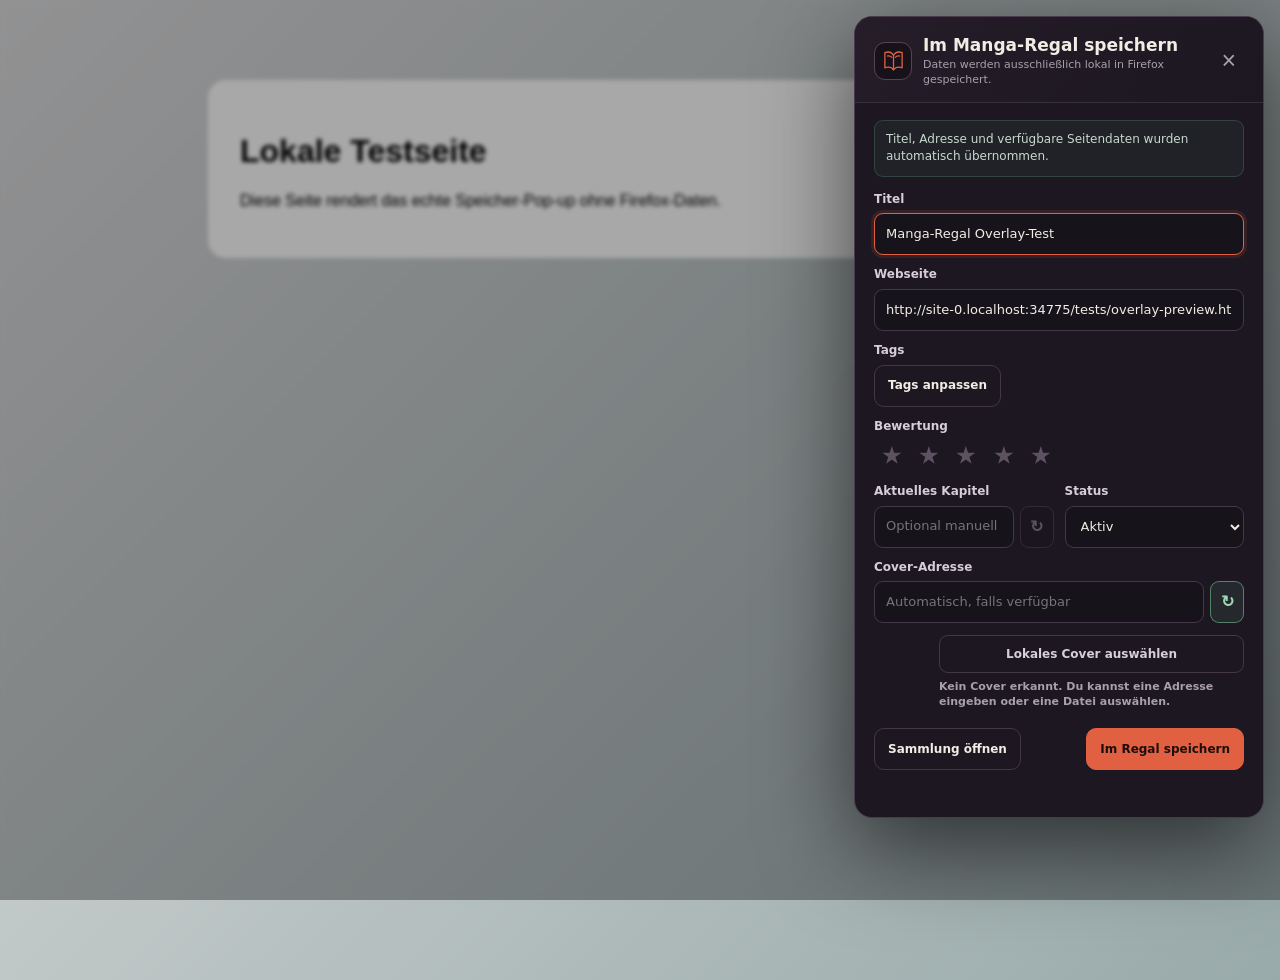
<file: tests/overlay-preview.html>
<!doctype html>
<html lang="de">
<head>
  <meta charset="utf-8">
  <meta name="viewport" content="width=device-width, initial-scale=1">
  <title>Manga-Regal Overlay-Test</title>
  <link rel="stylesheet" href="../content/overlay.css">
  <style>
    body { min-height: 100vh; margin: 0; background: linear-gradient(135deg, #ddd, #9aa); font-family: sans-serif; }
    main { max-width: 800px; margin: 80px auto; padding: 32px; background: #fff; border-radius: 18px; }
  </style>
</head>
<body>
  <main><h1>Lokale Testseite</h1><p>Diese Seite rendert das echte Speicher-Pop-up ohne Firefox-Daten.</p></main>
  <script>
    // Der schlanke Testadapter stellt nur die von overlay.js beim Öffnen
    // benötigten Schnittstellen bereit. Dadurch prüft die Vorschau exakt das
    // ausgelieferte Markup und CSS statt einer separat gepflegten Nachbildung.
    const scale = new URLSearchParams(location.search).get('scale') === '10' ? 10 : 5;
    const globalDetection = new URLSearchParams(location.search).get('global') === '1';
    const theme = new URLSearchParams(location.search).get('theme') || 'dark';
    const demo = new URLSearchParams(location.search).has('demo');
    const demoItem = { id: 'demo', title: 'Moonlit Journey', url: 'https://manga.example/chapter-42', currentChapter: '42', status: 'reading', tags: ['Fantasy', 'Adventure'], rating: 4 };
    let overlayMessageHandler;
    window.browser = {
      runtime: {
        getURL: (file) => new URL('../' + file, location.href).href,
        onMessage: { addListener(handler) { overlayMessageHandler = handler; } },
        sendMessage: async () => ({ ok: true })
      }
    };
    window.MangaStore = {
      load: async () => ({
        items: [],
        settings: {
          language: demo ? 'en' : 'de', ratingScale: scale, colorMode: 'dark', theme,
          chapterDetectionEnabled: globalDetection, categoryNames: {},
          customCategories: [], defaultNewStatus: 'active', readingLimit: 5,
          tagPresets: ['Action', 'Adventure', 'Comedy', 'Drama', 'Fantasy', 'Re-Read']
        }
      }),
      cleanTags: (tags) => [...new Set(tags)],
      chapterFromUrl: () => '42',
      findLikelyMatch: () => demo ? demoItem : null,
      findLikelyMatches: () => [],
      getStoredCover: async () => demo ? new URL('../assets/placeholders/forest-shrine.jpg', location.href).href : '',
      getReadingLimit: () => 5
    };
  </script>
  <script src="../shared/themes.js"></script>
  <script src="../content/overlay.js"></script>
  <script>overlayMessageHandler({ type: 'manga-regal:toggle-overlay' });</script>
</body>
</html>
</file>
<file: dashboard/styles.css>
:root{--ink:#130f18;--panel:#1c1721;--panel2:#241e2a;--paper:#f2ede4;--muted:#a9a0ad;--accent:#e26042;--gold:#e8bd69;--line:#39303f;--good:#77c596;--danger:#ff9686;--shadow:0 22px 70px rgba(0,0,0,.38)}
*{box-sizing:border-box}html{font-size:16px}body{margin:0;min-height:100vh;background:var(--ink);color:var(--paper);font-family:Inter,ui-sans-serif,system-ui,-apple-system,"Segoe UI",sans-serif}body:before{content:"";position:fixed;inset:0;pointer-events:none;opacity:.15;background:radial-gradient(circle at 12% 8%,rgba(226,96,66,.35),transparent 24%),linear-gradient(rgba(255,255,255,.016) 1px,transparent 1px);background-size:auto,100% 5px}button,input,select{font:inherit}button{cursor:pointer}.shell{position:relative;width:min(1480px,100%);margin:auto;padding:27px clamp(18px,3vw,48px) 60px}.app-header{display:flex;align-items:center;justify-content:space-between;gap:24px;margin-bottom:29px}.brand{display:flex;align-items:center;gap:13px}.brand img{width:46px;height:46px}.brand h1{margin:0;font:700 1.45rem/1.1 Georgia,serif}.brand p{margin:4px 0 0;color:var(--muted);font-size:.72rem;letter-spacing:.13em;text-transform:uppercase}.header-actions{display:flex;gap:9px;flex-wrap:wrap}.button{display:inline-flex;align-items:center;justify-content:center;min-height:43px;padding:10px 14px;border:1px solid var(--line);border-radius:10px;color:var(--paper);font-weight:800;font-size:.82rem;text-decoration:none}.button.secondary{background:var(--panel)}.button.secondary:hover{border-color:#67556c;background:#29212f}.button.primary{border-color:var(--accent);background:var(--accent);color:#1b0f0b}.button.primary:hover{filter:brightness(1.09)}.view-nav{display:flex;gap:5px;margin-bottom:22px;border-bottom:1px solid var(--line);overflow:auto}.nav-item{border:0;border-bottom:2px solid transparent;padding:12px 14px;background:transparent;color:var(--muted);font-weight:800;font-size:.83rem;white-space:nowrap}.nav-item:hover{color:var(--paper)}.nav-item.active{border-color:var(--accent);color:var(--paper)}.nav-item span{margin-left:5px;color:#716675}.admin-link{margin-left:auto}.hero,.admin-hero{display:flex;align-items:center;justify-content:space-between;gap:25px;padding:25px 27px;border:1px solid var(--line);border-radius:18px;background:linear-gradient(125deg,#211923,#19151d);box-shadow:0 12px 38px rgba(0,0,0,.16)}.eyebrow{display:block;margin-bottom:7px;color:var(--accent);font-size:.68rem;font-weight:900;letter-spacing:.13em;text-transform:uppercase}.hero h2,.admin-hero h2{margin:0;font-size:1.6rem;letter-spacing:-.025em}.hero p,.admin-hero p{margin:7px 0 0;color:var(--muted);font-size:.86rem}.hero-stats{display:grid;grid-template-columns:1fr 1fr;gap:10px;flex:0 0 auto}.hero-stats div{min-width:105px;padding:12px 14px;border:1px solid var(--line);border-radius:11px;background:rgba(0,0,0,.12)}.hero-stats strong{display:block;font-size:1.25rem}.hero-stats span{display:block;margin-top:3px;color:var(--muted);font-size:.69rem}.toolbar{display:grid;grid-template-columns:minmax(260px,1fr) auto auto;gap:10px;margin:17px 0}.search{position:relative}.search span{position:absolute;left:13px;top:50%;transform:translateY(-53%);color:var(--muted);font-size:1.25rem}.search input{padding-left:39px}input,select{width:100%;min-height:43px;padding:9px 12px;border:1px solid var(--line);border-radius:10px;outline:0;background:var(--panel);color:var(--paper)}input:focus,select:focus{border-color:var(--accent);box-shadow:0 0 0 3px rgba(226,96,66,.13)}select{width:auto;min-width:160px}.table-shell,.log-scroll{overflow:auto;border:1px solid var(--line);border-radius:14px;background:var(--panel);box-shadow:0 8px 28px rgba(0,0,0,.12)}table{width:100%;min-width:1100px;border-collapse:collapse}th,td{padding:12px 13px;border-bottom:1px solid var(--line);text-align:left;vertical-align:middle}th{background:#211a26;color:var(--muted);font-size:.71rem;letter-spacing:.08em;text-transform:uppercase}tbody tr:hover{background:rgba(255,255,255,.018)}.title-wrap{display:flex;align-items:center;gap:10px;min-width:220px}.row-cover{width:35px;height:46px;flex:0 0 auto;border-radius:5px;object-fit:cover;background:#2b2330}.row-title{font-weight:800}.bookmark-mark{display:block;margin-top:3px;color:var(--muted);font-size:.66rem}.url-link{display:block;max-width:230px;color:var(--muted);font-size:.75rem;text-decoration:none;white-space:nowrap;overflow:hidden;text-overflow:ellipsis}.url-link:hover{color:var(--gold)}.tag-list{display:flex;gap:5px;flex-wrap:wrap;min-width:150px}.tag{padding:4px 7px;border:1px solid #443748;border-radius:6px;background:#2a2230;color:#c9bfcc;font-size:.69rem}.stars{display:flex;gap:0;min-width:172px}.star{border:0;padding:2px 1px;background:transparent;color:#5b5060;font-size:1rem}.star.on,.star:hover{color:var(--gold)}.status-select{min-width:105px;min-height:35px;padding:5px 7px;font-size:.75rem}.date-cell{color:var(--muted);font-size:.73rem;white-space:nowrap}.row-actions{white-space:nowrap}.text-button{border:0;padding:5px 6px;background:transparent;color:var(--muted);font-size:.75rem}.text-button:hover{color:var(--paper)}.text-button.danger:hover,.danger{color:var(--danger)}.empty-row{text-align:center;color:var(--muted);padding:42px!important}.storage-pill{display:flex;align-items:center;gap:8px;padding:8px 11px;border:1px solid rgba(119,197,150,.23);border-radius:999px;background:rgba(119,197,150,.06);font-size:.75rem;font-weight:800}.storage-pill i{width:7px;height:7px;border-radius:50%;background:var(--good);box-shadow:0 0 0 4px rgba(119,197,150,.1)}.admin-grid{display:grid;grid-template-columns:1fr 1fr;gap:16px;margin:17px 0}.panel{border:1px solid var(--line);border-radius:15px;background:var(--panel);overflow:hidden}.panel-head{display:flex;align-items:flex-start;justify-content:space-between;gap:14px;padding:18px 20px 14px;border-bottom:1px solid var(--line)}.panel-head h3{margin:0;font-size:.96rem}.panel-head p{margin:5px 0 0;color:var(--muted);font-size:.75rem}.panel-body{padding:18px 20px}.action-stack{display:flex;gap:9px;flex-wrap:wrap}.file-button{position:relative}.file-button input{position:absolute;width:1px;height:1px;opacity:0}.hint{margin:14px 0 0;color:var(--muted);font-size:.73rem;line-height:1.5}.facts{margin:0}.facts div{display:grid;grid-template-columns:150px 1fr;gap:15px;padding:10px 0;border-bottom:1px solid var(--line)}.facts div:last-child{border-bottom:0}.facts dt{font-size:.75rem;font-weight:800}.facts dd{margin:0;color:var(--muted);font-size:.75rem}.log-panel{margin-top:0}.log-toolbar{display:flex;align-items:center;gap:9px;padding:12px 20px;border-bottom:1px solid var(--line)}.log-toolbar select{min-width:140px}.log-toolbar input{width:min(320px,40vw)}.log-toolbar span{margin-left:auto;color:var(--muted);font-size:.72rem}.log-scroll{border:0;border-radius:0;box-shadow:none}.log-table{min-width:820px}.log-level{display:inline-flex;align-items:center;gap:5px;padding:4px 7px;border-radius:6px;background:rgba(119,197,150,.08);color:var(--good);font-size:.65rem;font-weight:900;text-transform:uppercase}.log-level:before{content:"";width:5px;height:5px;border-radius:50%;background:currentColor}.log-level.warning{color:var(--gold);background:rgba(232,189,105,.08)}.log-level.error{color:var(--danger);background:rgba(255,150,134,.08)}dialog{width:min(580px,calc(100% - 28px));border:1px solid #4d404f;border-radius:18px;padding:0;background:var(--panel);color:var(--paper);box-shadow:var(--shadow)}dialog::backdrop{background:rgba(8,6,10,.73);backdrop-filter:blur(4px)}.dialog-head{display:flex;align-items:center;justify-content:space-between;padding:20px 22px 13px;border-bottom:1px solid var(--line)}.dialog-head h2{margin:0;font-size:1.25rem}.close-button{border:0;background:transparent;color:var(--muted);font-size:1.5rem}.dialog-body{padding:18px 22px 22px}.control{display:block;margin-bottom:12px}.control>span{display:block;margin-bottom:6px;color:#d5cbd7;font-size:.77rem;font-weight:800}.form-row{display:grid;grid-template-columns:1fr 1fr;gap:11px}.form-row select{width:100%}.dialog-stars{display:flex;gap:2px}.dialog-stars .star{font-size:1.45rem}.dialog-actions{display:flex;justify-content:flex-end;gap:8px;margin-top:18px}.toast{position:fixed;right:20px;bottom:20px;z-index:20;padding:12px 15px;border-radius:10px;background:var(--paper);color:var(--ink);font-size:.8rem;font-weight:800;box-shadow:var(--shadow);transform:translateY(150%);transition:.22s}.toast.show{transform:translateY(0)}[hidden]{display:none!important}@media(max-width:850px){.admin-grid{grid-template-columns:1fr}.hero,.admin-hero{align-items:flex-start}.toolbar{grid-template-columns:1fr 1fr}.toolbar .search{grid-column:1/-1}.app-header{align-items:flex-start}}@media(max-width:600px){.shell{padding:18px 12px 40px}.app-header{display:block}.header-actions{margin-top:15px}.header-actions .button{flex:1}.admin-link{margin-left:0}.hero,.admin-hero{display:block;padding:20px}.hero-stats{margin-top:17px}.storage-pill{margin-top:16px;width:max-content}.toolbar{grid-template-columns:1fr}.toolbar .search{grid-column:auto}.toolbar select{width:100%}.form-row{grid-template-columns:1fr}.facts div{grid-template-columns:1fr;gap:4px}.log-toolbar{align-items:stretch;flex-direction:column}.log-toolbar input,.log-toolbar select{width:100%;min-width:0}.log-toolbar span{margin-left:0}}
.table-shell table{min-width:1320px}.row-title-link{color:var(--paper);font-weight:800;text-decoration:none}.row-title-link:hover{color:var(--gold)}.read-cell{min-width:150px}.continue-link{display:inline-flex;align-items:center;justify-content:center;margin-bottom:5px;padding:7px 10px;border:1px solid rgba(226,96,66,.45);border-radius:8px;background:rgba(226,96,66,.1);color:#f4c3b7;font-size:.72rem;font-weight:850;text-decoration:none}.continue-link:hover{border-color:var(--accent);background:var(--accent);color:#1b0f0b}.chapter-input{width:94px;min-height:35px;padding:5px 8px;font-size:.75rem}.bookmark-dialog{width:min(760px,calc(100% - 28px))}.dialog-intro{margin:0 0 14px;color:var(--muted);font-size:.78rem;line-height:1.5}.select-all{display:flex;align-items:center;gap:9px;margin-bottom:10px;padding:10px 12px;border:1px solid var(--line);border-radius:9px;background:rgba(0,0,0,.09);font-size:.76rem;font-weight:800}.select-all input,.folder-option input[type=checkbox]{width:17px;height:17px;min-height:17px;accent-color:var(--accent)}.folder-list{max-height:min(52vh,480px);overflow:auto;border:1px solid var(--line);border-radius:11px}.folder-option{display:grid;grid-template-columns:auto minmax(0,1fr) 155px;gap:12px;align-items:center;padding:11px 12px;border-bottom:1px solid var(--line)}.folder-option:last-child{border-bottom:0}.folder-option:hover{background:rgba(255,255,255,.018)}.folder-copy strong{display:block;font-size:.78rem}.folder-copy span{display:block;margin-top:3px;color:var(--muted);font-size:.68rem;white-space:nowrap;overflow:hidden;text-overflow:ellipsis}.folder-rating{min-width:0;width:100%;min-height:36px;padding:6px 8px;font-size:.73rem}.folder-empty{padding:28px;text-align:center;color:var(--muted);font-size:.78rem}@media(max-width:600px){.folder-option{grid-template-columns:auto minmax(0,1fr)}.folder-rating{grid-column:2}}
.source-search-link{display:block;width:max-content;margin:0 0 7px;color:var(--gold);font-size:.69rem;font-weight:750;text-decoration:none}.source-search-link:hover{text-decoration:underline}.read-cell .url-link{margin-top:2px}
.tag-cell{min-width:190px}.tag-button{display:inline-flex;align-items:center;gap:5px;cursor:pointer}.tag-button b{color:var(--muted);font-size:.8rem;line-height:1}.tag-button:hover{border-color:var(--danger);color:var(--paper)}.tag-button:hover b{color:var(--danger)}.edit-tags-button{margin-top:7px;padding:4px 0;color:var(--gold)}.tag-editor-dialog{width:min(610px,calc(100% - 28px))}.tag-choice-list{display:grid;grid-template-columns:repeat(2,minmax(0,1fr));gap:8px;max-height:300px;overflow:auto;padding:2px}.tag-choice{display:flex;align-items:center;gap:8px;padding:9px 10px;border:1px solid var(--line);border-radius:9px;background:rgba(0,0,0,.08);font-size:.75rem}.tag-choice:hover{border-color:#5c4a61}.tag-choice input{width:16px;height:16px;min-height:16px;accent-color:var(--accent)}.tag-choice-empty{grid-column:1/-1;padding:22px;text-align:center;color:var(--muted);font-size:.76rem}.new-tag-control{margin-top:15px}.new-tag-control small{display:block;margin-top:5px;color:var(--muted);font-size:.68rem}@media(max-width:600px){.tag-choice-list{grid-template-columns:1fr}}
.tag.reread-tag{border-color:rgba(119,197,150,.48);background:rgba(119,197,150,.12);color:#9ee0b8}.tag.reread-tag:before{content:"⚑";margin-right:2px;color:#77c596}html[data-theme="light"] .tag.reread-tag{border-color:#82b596;background:#e5f4e9;color:#28623f}
/* The collection uses the same compact choices as the toolbar save popup. */
.entry-tag-trigger{align-self:flex-start;width:fit-content}.tag-editor-dialog{width:min(520px,calc(100% - 32px))}.tag-choice-list{display:flex;flex-wrap:wrap;align-content:flex-start;gap:7px;padding:14px;border:1px dashed var(--line);border-radius:12px;background:var(--surface)}.tag-choice{gap:6px;padding:7px 9px;border-radius:7px;font-weight:650;line-height:1.25}.tag-choice input{width:13px;height:13px;min-height:0;margin:0;padding:0}.tag-choice:has(input:checked){border-color:var(--accent);background:rgba(226,96,66,.14)}.tag-choice:focus-within{outline:2px solid var(--accent);outline-offset:2px}.tag-choice.reread-tag{border-color:rgba(119,197,150,.48);background:rgba(119,197,150,.12);color:#9ee0b8}.tag-choice.reread-tag:has(input:checked){border-color:#77c596;background:rgba(119,197,150,.22)}.tag-choice.reread-tag input{accent-color:#77c596}.tag-choice.reread-tag:focus-within{outline-color:#77c596}html[data-theme="light"] .tag-choice.reread-tag{border-color:#82b596;background:#e5f4e9;color:#28623f}html[data-theme="light"] .tag-choice.reread-tag:has(input:checked){border-color:#348553;background:#cdebd7}html[data-theme="light"] .tag-choice.reread-tag input{accent-color:#348553}#entrySelectedTags[hidden]{display:none}
.sort-header{display:inline-flex;align-items:center;gap:6px;border:0;padding:0;background:transparent;color:inherit;font:inherit;letter-spacing:inherit;text-transform:inherit;white-space:nowrap}.sort-header:hover,.sort-header.active{color:var(--paper)}.sort-header span{display:inline-block;min-width:10px;color:var(--accent);font-size:.82rem}
.nav-item span.full{color:var(--danger)}.admin-setting{display:grid;grid-template-columns:minmax(0,1fr) 80px auto;gap:10px;align-items:center;margin-top:16px;padding-top:16px;border-top:1px solid var(--line)}.admin-setting strong{display:block;font-size:.77rem}.admin-setting span{display:block;margin-top:4px;color:var(--muted);font-size:.69rem}.admin-setting input{min-height:39px;padding:7px 9px}.admin-setting .button{min-height:39px}@media(max-width:600px){.admin-setting{grid-template-columns:1fr 80px}.admin-setting .button{grid-column:1/-1}}

/* Admin-Einstellungen: jede Zeile bleibt auch bei langen Übersetzungen lesbar. */
.appearance-panel{grid-column:1/-1;order:1}.preference-list{display:grid;grid-template-columns:repeat(2,minmax(0,1fr));gap:10px}.preference-row{display:flex;align-items:center;justify-content:space-between;gap:18px;padding:13px 14px;border:1px solid var(--line);border-radius:11px;background:var(--panel2)}.preference-row strong,.preference-row small{display:block}.preference-row strong{font-size:.78rem}.preference-row small{margin-top:4px;color:var(--muted);font-size:.68rem}.preference-row select{min-width:150px}

/* Kachelansicht. Die gleichen data-Attribute wie in der Tabelle sorgen dafür,
   dass Bewertung, Status, Kapitel, Tags und Aktionen dieselbe Logik nutzen. */
.card-grid{display:grid;grid-template-columns:repeat(auto-fill,minmax(310px,1fr));gap:15px}.manga-card{display:grid;grid-template-columns:112px minmax(0,1fr);min-height:255px;border:1px solid var(--line);border-radius:15px;overflow:hidden;background:var(--panel);box-shadow:0 8px 28px rgba(0,0,0,.12)}.card-cover-link{display:block;background:var(--panel2)}.card-cover{display:block;width:100%;height:100%;min-height:255px;object-fit:cover}.card-cover-empty{display:grid;place-items:center;color:var(--muted);font:700 2.2rem Georgia,serif}.card-body{display:flex;min-width:0;flex-direction:column;padding:15px}.card-title-row{display:flex;align-items:flex-start;justify-content:space-between;gap:10px}.card-title{display:block;color:var(--paper);font-weight:850;text-decoration:none}.card-title:hover{color:var(--gold)}.card-source{display:block;max-width:170px;margin-top:4px;color:var(--muted);font-size:.68rem;white-space:nowrap;overflow:hidden;text-overflow:ellipsis}.card-date{color:var(--muted);font-size:.65rem;white-space:nowrap}.card-progress{display:grid;grid-template-columns:95px minmax(0,1fr);gap:8px;align-items:end;margin:12px 0 9px}.card-progress label{color:var(--muted);font-size:.65rem;font-weight:750}.card-progress input,.card-progress select{width:100%;min-width:0;margin-top:4px}.manga-card .stars{margin:10px 0 5px}.card-links{display:flex;align-items:center;gap:10px;flex-wrap:wrap;margin-top:auto}.card-links .continue-link,.card-links .source-search-link{margin:0}.card-actions{display:flex;justify-content:flex-end;gap:4px;margin-top:8px;padding-top:7px;border-top:1px solid var(--line)}.card-empty{grid-column:1/-1;padding:55px;border:1px solid var(--line);border-radius:14px;background:var(--panel);color:var(--muted);text-align:center}

/* Helles Farbschema verwendet dieselben Variablen wie die dunkle Ansicht. */
html[data-theme="light"]{--ink:#f3efe9;--panel:#fffdf9;--panel2:#f4eee8;--paper:#211923;--muted:#6e6470;--line:#d9ced8;--shadow:0 22px 70px rgba(64,43,62,.15);color-scheme:light}html[data-theme="light"] body:before{opacity:.13;background:radial-gradient(circle at 12% 8%,rgba(226,96,66,.22),transparent 25%),linear-gradient(rgba(35,25,38,.025) 1px,transparent 1px);background-size:auto,100% 5px}html[data-theme="light"] .hero,html[data-theme="light"] .admin-hero{background:linear-gradient(125deg,#fffaf4,#f1eae6)}html[data-theme="light"] th{background:#eee6ea}html[data-theme="light"] tbody tr:hover,html[data-theme="light"] .folder-option:hover{background:rgba(80,50,75,.035)}html[data-theme="light"] .button.primary,html[data-theme="light"] .continue-link:hover{color:#fff}html[data-theme="light"] .button.secondary:hover{border-color:#bbaaba;background:#f5edf2}html[data-theme="light"] .row-cover,html[data-theme="light"] .select-all,html[data-theme="light"] .tag-choice{background:#f1e9ee}html[data-theme="light"] .tag{border-color:#d8c7d4;background:#f2e7ef;color:#594b5b}html[data-theme="light"] .continue-link{color:#9f3d27}html[data-theme="light"] .control>span{color:#493d4c}html[data-theme="light"] dialog::backdrop{background:rgba(40,30,42,.38)}

@media(max-width:850px){.preference-list{grid-template-columns:1fr}}@media(max-width:600px){.preference-row{align-items:flex-start;flex-direction:column}.preference-row select{width:100%}.manga-card{grid-template-columns:88px minmax(0,1fr)}.card-cover{min-height:235px}}

/* Die fünf Sammlungsseiten erhalten getrennte Ansichtswähler. */
.compact-preferences{grid-template-columns:repeat(3,minmax(0,1fr))}.admin-subsection{margin-top:18px;padding-top:18px;border-top:1px solid var(--line)}.subsection-head h4{margin:0;font-size:.86rem}.subsection-head p{margin:5px 0 13px;color:var(--muted);font-size:.72rem}.view-setting-grid,.category-name-grid{display:grid;grid-template-columns:repeat(5,minmax(0,1fr));gap:9px}.view-setting-row,.category-name-row{display:grid;gap:6px;padding:11px;border:1px solid var(--line);border-radius:10px;background:var(--panel2)}.view-setting-row span,.category-name-row span{font-size:.72rem;font-weight:800}.view-setting-row select,.category-name-row input{width:100%;min-width:0;min-height:38px;font-size:.74rem}.save-category-button{margin-top:11px}.shortcut-setting{grid-template-columns:minmax(0,1fr) minmax(150px,190px) auto auto}.shortcut-setting .text-button{white-space:nowrap}

@media(max-width:1050px){.compact-preferences{grid-template-columns:1fr 1fr}.view-setting-grid,.category-name-grid{grid-template-columns:repeat(2,minmax(0,1fr))}}@media(max-width:650px){.compact-preferences,.view-setting-grid,.category-name-grid{grid-template-columns:1fr}.shortcut-setting{grid-template-columns:1fr}.shortcut-setting .button,.shortcut-setting .text-button{width:100%}}

/* Cover werden ohne Referrer geladen. Falls die Quellseite Hotlinking sperrt,
   ersetzt JavaScript das defekte Bild durch diesen neutralen Platzhalter. */
.cover-frame{position:relative;display:block;overflow:hidden;background:var(--panel2)}.cover-image{display:block;width:100%;height:100%;object-fit:cover}.cover-placeholder{position:absolute;inset:0;display:none;place-items:center;color:var(--muted);font:700 1.35rem Georgia,serif}.cover-error .cover-image{display:none}.cover-error .cover-placeholder{display:grid}.row-cover.cover-frame{object-fit:initial}.card-cover-frame{width:100%;height:100%;min-height:255px}.card-cover-frame .card-cover{min-height:255px}@media(max-width:600px){.card-cover-frame,.card-cover-frame .card-cover{min-height:235px}}

/* Genug Platz für beide Aktionsschaltflächen in der letzten Tabellenspalte. */
.table-shell th:last-child,.table-shell td:last-child{min-width:155px}.row-actions{min-width:155px;white-space:nowrap}.row-actions .text-button{display:inline-block}

/* Vorausgewählte Tags werden unabhängig von bereits vergebenen Manga-Tags
   gespeichert. Abwählen entfernt deshalb keine Zuordnung aus der Sammlung. */
.tag-preset-panel{grid-column:1/-1;order:2}.backup-panel{order:3}.sync-panel{order:4}.integration-panel{order:5}.bookmark-export-panel{order:6}.panel-head-actions{display:flex;gap:5px;flex-wrap:wrap}.tag-preset-grid{display:grid;grid-template-columns:repeat(auto-fill,minmax(145px,1fr));gap:8px}.tag-preset-option{display:flex;align-items:center;gap:9px;min-height:42px;padding:9px 11px;border:1px solid var(--line);border-radius:9px;background:var(--panel2);font-size:.74rem;font-weight:750;cursor:pointer}.tag-preset-option:hover{border-color:#67556c}.tag-preset-option input{width:17px;height:17px;min-height:17px;accent-color:var(--accent)}.preset-footer{display:flex;align-items:center;justify-content:space-between;gap:16px;margin-top:14px}.preset-footer span{color:var(--muted);font-size:.7rem}
@media(max-width:600px){.preset-footer{align-items:stretch;flex-direction:column}.preset-footer .button{width:100%}}

.new-category-row,.new-preset-row{display:flex;align-items:flex-end;gap:10px;margin-top:14px;padding-top:14px;border-top:1px solid var(--line)}.new-category-row label,.new-preset-row label{display:block;flex:1}.new-category-row strong,.new-preset-row strong{display:block;margin-bottom:6px;font-size:.73rem}.new-category-row input,.new-preset-row input{min-height:39px}.custom-category-row{position:relative;padding-right:36px}.custom-category-row label{display:block}.remove-category-button,.remove-preset-button{border:0;background:transparent;color:var(--muted);cursor:pointer;font-size:1.2rem}.remove-category-button{position:absolute;right:8px;top:8px}.remove-category-button:hover,.remove-preset-button:hover{color:var(--danger)}.tag-preset-option label{display:flex;align-items:center;gap:9px;min-width:0;flex:1;cursor:pointer}.tag-preset-option.custom{padding-right:7px}.remove-preset-button{margin-left:auto;padding:2px 4px}@media(max-width:600px){.new-category-row,.new-preset-row{align-items:stretch;flex-direction:column}.new-category-row .button,.new-preset-row .button{width:100%}}
#customCategoryNavItems{display:contents}

/* Kompakte Symbolaktionen halten die letzte Tabellenspalte stabil. */
.row-action-buttons,.card-actions{display:flex;align-items:center;gap:7px}.icon-action-button{width:34px;height:34px;border:1px solid var(--line);border-radius:9px;background:var(--panel2);color:var(--muted);display:inline-grid;place-items:center;cursor:pointer;transition:.16s ease}.icon-action-button:hover{color:var(--paper);border-color:var(--accent);transform:translateY(-1px)}.icon-action-button.danger:hover{color:#ff806f;border-color:#ff806f}.icon-action-button svg{width:16px;height:16px;fill:currentColor}.source-search-link{border:0;background:transparent;padding:0;color:var(--gold);font:inherit;font-size:12px;font-weight:700;text-align:left;cursor:pointer}.source-search-link:hover{text-decoration:underline}

/* Ein Schalter-Muster für Sprache, Farbschema und Sichtbarkeit. */
.switch-control{border:0;background:transparent;color:var(--paper);display:inline-flex;align-items:center;gap:9px;cursor:pointer;padding:5px}.switch-track{position:relative;width:46px;height:25px;border-radius:999px;background:#5e5866;box-shadow:inset 0 0 0 1px rgba(255,255,255,.14);transition:.2s}.switch-track i{position:absolute;top:3px;left:3px;width:19px;height:19px;border-radius:50%;background:#fff;box-shadow:0 2px 7px rgba(0,0,0,.35);transition:.2s}.switch-control.on .switch-track{background:var(--accent)}.switch-control.on .switch-track i{transform:translateX(21px)}.switch-side{font-size:12px;font-weight:800;color:var(--muted)}.switch-control[aria-checked="true"] .switch-side:last-child,.switch-control[aria-checked="false"] .switch-side:first-child{color:var(--paper)}.labeled-switch{min-width:125px;justify-content:flex-end}.admin-hero-actions{display:flex;align-items:center;gap:12px;flex-wrap:wrap}
.help-button{display:inline-flex;align-items:center;gap:8px;min-height:40px;padding:6px 11px 6px 6px;border:1px solid var(--line);border-radius:999px;background:var(--panel2);color:var(--paper);font-size:.75rem;font-weight:900;text-decoration:none;transition:.18s}.help-button b{display:grid;place-items:center;width:27px;height:27px;border-radius:50%;background:var(--gold);color:#21150a;font-size:1rem}.help-button:hover{border-color:var(--gold);transform:translateY(-1px)}

/* Cover-Platzhalter bleibt sichtbar, bis der Eintrag in den Sichtbereich kommt. */
.cover-frame.cover-pending .cover-placeholder{display:grid;animation:coverPulse 1.3s ease-in-out infinite}.cover-frame.cover-pending .cover-image:not([src]){opacity:0}@keyframes coverPulse{50%{opacity:.35}}

.import-settings{margin-top:20px}.custom-engine-row{display:grid;grid-template-columns:minmax(130px,.5fr) minmax(260px,1.5fr) auto;gap:9px;align-items:end}.custom-engine-list{display:grid;gap:8px;margin-top:12px}.custom-engine-item{display:flex;align-items:center;justify-content:space-between;gap:14px;padding:10px 12px;border:1px solid var(--line);border-radius:10px;background:var(--panel2)}.custom-engine-item span{display:grid;gap:3px;min-width:0}.custom-engine-item small{color:var(--muted);overflow:hidden;text-overflow:ellipsis;white-space:nowrap}.bookmark-option .folder-copy small{display:block;margin-top:4px;color:var(--muted);overflow-wrap:anywhere}.bookmark-option{grid-template-columns:auto 1fr}.preference-row[hidden]{display:none!important}
.sync-panel .panel-body{display:grid;gap:14px}.sync-status{display:grid;grid-template-columns:repeat(4,1fr);gap:8px}.sync-status div{padding:11px 12px;border:1px solid var(--line);border-radius:10px;background:var(--panel2)}.sync-status strong,.sync-status span{display:block}.sync-status strong{font-size:1.05rem}.sync-status span{margin-top:3px;color:var(--muted);font-size:.68rem}.sync-status-text{margin:0}.sync-panel .hint+.hint{margin-top:-6px}
.rating-scale-confirm-dialog{width:min(540px,calc(100% - 28px))}.rating-conversion-example{margin:16px 0 4px;padding:13px 14px;border:1px solid rgba(232,189,105,.28);border-radius:10px;background:rgba(232,189,105,.08);color:var(--gold);font-size:.82rem;font-weight:800}

@media (max-width:760px){.custom-engine-row{grid-template-columns:1fr}.admin-hero-actions{align-items:stretch}.admin-hero-actions .button,.admin-hero-actions .help-button{width:100%;justify-content:center}}

/* Ruhige Typografie: Eine Schriftfamilie und klar abgestufte Gewichte. */
.brand h1,.hero h2,.admin-hero h2,.dialog-head h2,.card-cover-empty,.cover-placeholder{font-family:Inter,ui-sans-serif,system-ui,-apple-system,"Segoe UI",sans-serif}.brand h1{font-weight:800;letter-spacing:-.025em}.hero h2,.admin-hero h2,.dialog-head h2{font-weight:800}.button,.nav-item,.panel-head h3,.preference-row strong{font-weight:750}.eyebrow{font-weight:800}.compact-preferences{grid-template-columns:repeat(2,minmax(0,1fr))}

/* Dynamische, in den Einstellungen sortierbare Kategorienavigation. */
.category-nav-items{display:flex;align-items:stretch;gap:5px;min-width:max-content}.view-nav .admin-link{position:sticky;right:0;z-index:2;margin-left:auto;background:var(--ink);box-shadow:-16px 0 18px var(--ink)}

/* Die frühere weiße Ecke stammte von der außerhalb des Bildes geparkten
   Statusmeldung. Unsichtbar bedeutet jetzt wirklich unsichtbar. */
.toast{opacity:0;visibility:hidden;pointer-events:none;transform:translateY(12px);transition:opacity .2s,transform .2s,visibility 0s linear .2s}.toast.show{opacity:1;visibility:visible;transform:translateY(0);transition-delay:0s}

.category-order-list{display:grid;gap:7px}.category-order-item{display:grid;grid-template-columns:30px minmax(0,1fr) auto;align-items:center;gap:10px;min-height:46px;padding:7px 9px;border:1px solid var(--line);border-radius:10px;background:var(--panel2);cursor:grab;transition:.16s}.category-order-item:hover{border-color:#5d4c62}.category-order-item.dragging{opacity:.48;border-color:var(--accent);cursor:grabbing}.category-order-item b{font-size:.76rem}.drag-handle{display:grid;place-items:center;color:var(--muted);font-size:1.15rem}.order-arrows{display:flex;gap:4px}.order-arrows button{display:grid;place-items:center;width:30px;height:30px;border:1px solid var(--line);border-radius:7px;background:var(--panel);color:var(--muted)}.order-arrows button:hover{border-color:var(--accent);color:var(--paper)}
.category-editor-item{grid-template-columns:30px minmax(0,1fr) minmax(145px,170px) auto 34px;min-height:74px;cursor:default}.category-editor-copy{display:grid;grid-template-columns:110px minmax(180px,300px);align-items:center;gap:12px}.category-editor-copy>span{font-size:.75rem;font-weight:800}.category-editor-copy input{width:100%;min-width:0}.category-editor-layout{display:block;align-self:center}.category-editor-layout select{width:100%;min-width:0;min-height:43px}.category-editor-item .drag-handle{align-self:stretch;cursor:grab}.category-editor-item .drag-handle:active{cursor:grabbing}.category-editor-item .remove-category-button{width:30px;height:30px;margin:0;border:1px solid var(--line);border-radius:7px;background:var(--panel);color:var(--danger);font-size:1rem}.category-editor-item .remove-category-button:hover{border-color:var(--danger)}.category-editor-item .reset-category-button{color:var(--muted)}.category-editor-item .reset-category-button:hover{border-color:var(--gold);color:var(--gold)}.sr-only{position:absolute;width:1px;height:1px;padding:0;margin:-1px;overflow:hidden;clip:rect(0,0,0,0);white-space:nowrap;border:0}

.log-retention-label{display:flex;align-items:center;gap:10px;font-size:.78rem;color:var(--muted)}
.log-retention-controls{flex-wrap:wrap}
/* The welcome dialog scrolls as a whole on small windows, keeping its actions reachable. */
.onboarding-dialog{width:min(780px,calc(100% - 28px));max-height:calc(100dvh - 28px);overflow:auto}
.onboarding-shell{display:grid;grid-template-columns:160px minmax(0,1fr)}
.onboarding-art{display:flex;flex-direction:column;align-items:center;justify-content:center;gap:18px;padding:24px;background:var(--panel2);color:var(--paper)}
.onboarding-art img{width:88px;height:88px}.onboarding-art strong{font-size:.9rem}
.onboarding-copy{padding:30px}.onboarding-copy h2{margin:5px 0 9px;font-size:1.65rem;letter-spacing:-.025em}
.onboarding-copy>p{margin:0;color:var(--muted);font-size:.84rem;line-height:1.6}
.onboarding-steps{display:grid;gap:10px;margin:22px 0;padding:0;list-style:none}
.onboarding-steps li{display:grid;grid-template-columns:28px minmax(0,1fr);align-items:start;gap:12px;padding:12px;border:1px solid var(--line);border-radius:10px;background:var(--panel2)}
.onboarding-steps b{display:grid;place-items:center;width:26px;height:26px;border-radius:50%;background:rgba(226,96,66,.13);color:var(--accent);font-size:.75rem}
.onboarding-steps strong{display:block;margin:2px 0 5px;font-size:.85rem}
.onboarding-steps span{display:block;color:var(--muted);font-size:.8rem;line-height:1.55}
.onboarding-note{padding:13px 15px;border-left:3px solid var(--accent);border-radius:0 8px 8px 0;background:var(--panel2)}
.onboarding-note strong{font-size:.82rem}.onboarding-note p{margin:5px 0 0;color:var(--muted);font-size:.78rem;line-height:1.6}
.onboarding-copy>.onboarding-storage{margin-top:15px;font-size:.75rem}
.onboarding-actions{margin-top:22px;margin-bottom:0;flex-wrap:wrap}
.onboarding-actions :focus-visible{outline:2px solid var(--accent);outline-offset:3px}

@media(max-width:900px){.category-editor-item{grid-template-columns:30px minmax(0,1fr) auto 34px}.category-editor-layout{grid-column:2;grid-row:2}.order-arrows{grid-column:3;grid-row:1/3}.category-editor-item .remove-category-button{grid-column:4;grid-row:1/3;align-self:center}}
@media(max-width:650px){.onboarding-shell{grid-template-columns:1fr}.onboarding-art{display:none}.onboarding-copy{padding:24px}.category-nav-items{gap:2px}.view-nav .admin-link{box-shadow:-8px 0 12px var(--ink)}.category-editor-copy{grid-template-columns:1fr;gap:5px}.category-editor-item{align-items:start}.order-arrows{flex-direction:column}.sync-status{grid-template-columns:1fr 1fr}}

@media(max-width:900px){.category-editor-copy{grid-template-columns:110px minmax(160px,280px)}}
@media(max-width:650px){.category-editor-copy{grid-template-columns:1fr}.new-category-row input{max-width:320px}}

/* Entfernen sitzt als normales Grid-Element immer am Ende der Zeile. */
.category-editor-item .remove-category-button{position:static}

/* Visibility sits immediately before the per-category layout dropdown. */
.category-editor-item{grid-template-columns:30px minmax(0,1fr) 110px minmax(130px,170px) auto 34px}
.category-editor-copy{grid-template-columns:110px minmax(120px,280px)}
.category-visibility-button{height:43px;padding:6px 10px;border:1px solid var(--line);border-radius:9px;background:var(--panel);color:var(--paper);font-size:.73rem}
.category-visibility-button[aria-pressed=false]{color:var(--muted);border-style:dashed}
.category-visibility-button:hover{border-color:var(--accent)}
.category-rating-picker{position:relative;min-width:0}
.category-rating-picker summary,.category-rating-aggregate{display:flex;align-items:center;justify-content:center;gap:6px;min-height:43px;padding:8px 10px;border:1px solid var(--line);border-radius:9px;background:var(--panel);color:var(--paper);font-size:.73rem;text-align:center}
.category-rating-picker summary{cursor:pointer;list-style:none}.category-rating-picker summary::-webkit-details-marker{display:none}.category-rating-picker summary:after{content:'▾';margin-left:auto}
.category-rating-picker[open] summary{border-color:var(--accent)}.category-rating-picker:has(input:checked) summary{color:var(--gold)}
.category-rating-aggregate{color:var(--muted);border-style:dashed}
.category-rating-options{position:absolute;top:calc(100% + 5px);right:0;z-index:30;width:240px;padding:12px;border:1px solid var(--line);border-radius:10px;background:var(--panel);box-shadow:0 10px 28px rgba(0,0,0,.3)}
.category-rating-options p{margin:0 0 8px;font-size:.7rem;color:var(--muted);line-height:1.5}
.category-rating-options label{display:flex;align-items:center;gap:8px;padding:6px;border-radius:6px;font-size:.76rem;cursor:pointer}.category-rating-options label:hover{background:var(--panel2)}
.category-rating-options input{width:17px;height:17px;min-height:17px;padding:0;accent-color:var(--accent)}.category-rating-options small{margin-left:auto;color:var(--muted);overflow-wrap:anywhere}
.category-order-item:has(.category-rating-picker[open]){position:relative;z-index:5}
.import-defaults{display:grid;grid-template-columns:1fr 1fr;gap:10px;margin-bottom:14px}
.import-defaults label{display:grid;gap:6px}.import-defaults strong{font-size:.78rem}.import-defaults p{grid-column:1/-1;margin:0;color:var(--muted);font-size:.75rem;line-height:1.5}
.import-defaults select{width:100%;min-width:0}
.folder-import-options{display:grid;gap:6px}.folder-status{width:100%;min-width:0;min-height:36px;padding:6px 8px;font-size:.73rem}
.category-nav-items .nav-item[draggable=true]{cursor:grab}.category-nav-items .nav-item.dragging{opacity:.5}
@media(max-width:1000px){.category-editor-item{grid-template-columns:26px minmax(0,1fr) 110px minmax(110px,150px) auto 30px}.category-editor-copy{grid-template-columns:1fr;gap:5px}}
@media(max-width:900px){.category-editor-item{grid-template-columns:26px minmax(0,1fr) 110px auto 30px}.category-editor-copy{grid-column:2/4;grid-row:1}.category-visibility-button{grid-column:2;grid-row:2}.category-editor-layout{grid-column:3;grid-row:2}.order-arrows{grid-column:4;grid-row:1/3}.category-editor-item .remove-category-button{grid-column:5;grid-row:1/3}.category-editor-item .drag-handle{grid-row:1/3}}
@media(max-width:600px){.folder-import-options{grid-column:2}.import-defaults{grid-template-columns:1fr}.category-editor-item{grid-template-columns:20px minmax(95px,1fr) minmax(90px,1fr) 30px 30px;gap:6px}.category-visibility-button{padding:4px;font-size:.68rem}.category-editor-layout select{padding:6px;font-size:.72rem}}

/*
 * Stabile Spaltengeometrie der Manga-Tabelle.
 *
 * table-layout:fixed verhindert, dass lange Titel, Tags oder die Sternleiste
 * die letzte Spalte aus dem sichtbaren Bereich drücken. Nur die Bewertung
 * ändert ihre Breite abhängig von der gewählten 5-/10-Sterne-Skala.
 */
.table-shell .collection-table{table-layout:fixed;min-width:1200px}
html[data-rating-scale="10"] .table-shell .collection-table{min-width:1285px}
.collection-table .col-title{width:230px}.collection-table .col-read{width:180px}.collection-table .col-chapter{width:145px}.collection-table .col-tags{width:175px}.collection-table .col-rating{width:120px}.collection-table .col-status{width:145px}.collection-table .col-modified{width:100px}.collection-table .col-actions{width:105px}
html[data-rating-scale="10"] .collection-table .col-rating{width:205px}
.collection-table .title-wrap,.collection-table .read-cell,.collection-table .tag-cell{min-width:0}
.collection-table .title-wrap{align-items:flex-start}.collection-table .row-title-link{overflow-wrap:anywhere}
.collection-table .tag-list{min-width:0}.collection-table .url-link{max-width:100%}
.collection-table .stars{min-width:90px;white-space:nowrap}
html[data-rating-scale="10"] .collection-table .stars{min-width:172px}
.collection-table th.actions-heading,.collection-table td.row-actions{width:105px;min-width:0;text-align:center;white-space:nowrap}
.collection-table .row-action-buttons{justify-content:center;gap:6px}

/* Unterer Einstellungsbereich mit echtem Tab-Verhalten für Logs und Patchlog. */
.settings-bottom-section{margin-top:16px}.settings-bottom-tabs{display:flex;gap:4px;margin:0 12px -1px;padding:0 8px;position:relative;z-index:1}.settings-bottom-tab{padding:10px 14px;border:1px solid transparent;border-bottom:0;border-radius:10px 10px 0 0;background:transparent;color:var(--muted);font-size:.76rem;font-weight:800}.settings-bottom-tab:hover{color:var(--paper)}.settings-bottom-tab.active{border-color:var(--line);background:var(--panel);color:var(--paper)}.settings-bottom-section>.panel{margin-top:0}.patchlog-help-link{text-decoration:none}.patchlog-content{display:grid;gap:12px;padding:18px 20px}.patch-version{display:grid;grid-template-columns:110px minmax(0,1fr);gap:17px;padding:15px;border:1px solid var(--line);border-radius:12px;background:var(--panel2)}.patch-version.current{border-color:rgba(226,96,66,.5);box-shadow:inset 3px 0 0 var(--accent)}.patch-version-meta{display:flex;align-items:flex-start;flex-direction:column;gap:5px}.patch-version-meta strong{font-size:.92rem}.patch-version-meta time{color:var(--muted);font-size:.66rem}.patch-current-badge{padding:3px 7px;border-radius:999px;background:rgba(226,96,66,.13);color:var(--accent);font-size:.62rem;font-weight:900;text-transform:uppercase}.patch-version h4{margin:0 0 7px;font-size:.84rem}.patch-version ul{display:grid;gap:5px;margin:0;padding-left:18px;color:var(--muted);font-size:.74rem;line-height:1.45}@media(max-width:650px){.settings-bottom-tabs{margin-inline:4px;padding-inline:3px}.settings-bottom-tab{flex:1;padding-inline:8px}.patch-version{grid-template-columns:1fr;gap:10px}}

/* Rückexport: Die Fakten erklären bewusst sichtbar, welche lokalen
   Manga-Daten nicht in den normalen Firefox-Lesezeichenbaum gelangen. */
.bookmark-export-panel .panel-body{display:grid;gap:14px}.bookmark-export-facts div{grid-template-columns:125px 1fr}.bookmark-export-summary{display:grid;grid-template-columns:42px minmax(0,1fr);gap:11px;align-items:center;padding:12px;border:1px solid rgba(119,197,150,.24);border-radius:11px;background:rgba(119,197,150,.06)}.bookmark-export-icon{display:grid;place-items:center;width:38px;height:38px;border-radius:10px;background:rgba(119,197,150,.13);color:var(--good);font-size:1.2rem;font-weight:900}.bookmark-export-summary strong,.bookmark-export-summary small{display:block}.bookmark-export-summary strong{font-size:.78rem}.bookmark-export-summary small{margin-top:4px;color:var(--muted);font-size:.68rem;line-height:1.45}.bookmark-export-panel .button{width:max-content}.bookmark-export-panel .hint{margin-top:0}.button:disabled{cursor:wait;opacity:.55;filter:none!important}@media(max-width:600px){.bookmark-export-panel .button{width:100%}.bookmark-export-facts div{grid-template-columns:1fr}}

/* Lokale Ersatzcover werden pro Tag konfiguriert. Die kleine Vorschau macht
   die Zuordnung verständlich, ohne dass erst ein Manga geöffnet werden muss. */
.placeholder-cover-settings{margin-top:20px}.placeholder-tag-map{display:grid;gap:12px}.placeholder-drop-zone{border:1px dashed #594a60;border-radius:12px;background:var(--panel2);transition:border-color .16s,background .16s,transform .16s}.placeholder-drop-zone.drag-over{border-color:var(--accent);background:rgba(226,96,66,.08);transform:translateY(-2px)}.automatic-zone{display:grid;grid-template-columns:minmax(190px,260px) 1fr;align-items:center;gap:12px;padding:13px}.automatic-zone header{display:flex;align-items:center;gap:10px}.placeholder-auto-symbol{display:grid;place-items:center;width:40px;height:40px;flex:0 0 auto;border-radius:10px;background:rgba(232,189,105,.12);color:var(--gold);font-size:1.2rem}.placeholder-drop-zone h5,.placeholder-drop-zone p{margin:0}.placeholder-drop-zone h5{font-size:.78rem}.placeholder-drop-zone p{margin-top:3px;color:var(--muted);font-size:.66rem}.placeholder-cover-zones{display:grid;grid-template-columns:repeat(4,minmax(0,1fr));gap:10px}.cover-zone{display:flex;min-width:0;flex-direction:column;overflow:hidden}.cover-zone>img{width:100%;aspect-ratio:2/3;max-height:220px;object-fit:cover;background:var(--panel)}.cover-zone>header{padding:10px 11px 7px}.placeholder-chip-list{display:flex;align-content:flex-start;gap:6px;flex-wrap:wrap;min-height:50px;padding:9px 10px 11px}.placeholder-chip-list>small{color:var(--muted);font-size:.65rem}.placeholder-tag-chip{display:inline-flex;align-items:center;gap:5px;max-width:100%;padding:6px 7px;border:1px solid var(--line);border-radius:7px;background:var(--panel);cursor:grab;font-size:.68rem}.placeholder-tag-chip:active{cursor:grabbing}.placeholder-tag-chip.dragging{opacity:.35}.placeholder-tag-chip i{color:var(--muted);font-style:normal;letter-spacing:-3px}.placeholder-tag-chip b{min-width:0;overflow:hidden;text-overflow:ellipsis;white-space:nowrap}.placeholder-tag-chip button{display:grid;place-items:center;width:17px;height:17px;border:0;border-radius:50%;padding:0;background:transparent;color:var(--muted);font-size:.86rem}.placeholder-tag-chip button:hover{background:rgba(255,150,134,.12);color:var(--danger)}@media(max-width:1000px){.placeholder-cover-zones{grid-template-columns:repeat(2,minmax(0,1fr))}}@media(max-width:650px){.automatic-zone{grid-template-columns:1fr}.placeholder-cover-zones{grid-template-columns:1fr 1fr}.cover-zone>img{max-height:180px}}@media(max-width:430px){.placeholder-cover-zones{grid-template-columns:1fr}.cover-zone>img{max-height:240px}}
.cover-zone>header{display:flex;align-items:flex-start;justify-content:space-between;gap:8px}.cover-zone>header>div:first-child{min-width:0}.placeholder-cover-actions{display:flex;align-items:flex-end;gap:4px;flex-direction:column}.placeholder-upload-button,.placeholder-restore-button{display:inline-flex;align-items:center;justify-content:center;min-height:25px;padding:4px 7px;border:1px solid var(--line);border-radius:6px;background:var(--panel);color:var(--paper);font-size:.61rem;font-weight:800;white-space:nowrap;cursor:pointer}.placeholder-upload-button:hover,.placeholder-restore-button:hover{border-color:var(--accent)}.placeholder-upload-button input{position:absolute;width:1px;height:1px;opacity:0;pointer-events:none}.placeholder-restore-button{color:var(--muted)}
.placeholder-cover-head{display:flex;align-items:center;justify-content:space-between;gap:18px}.placeholder-cover-head>div{min-width:0}.placeholder-cover-head .switch-control{flex:0 0 auto}.cover-frame.cover-empty{background:transparent}.cover-frame.cover-empty .cover-image,.cover-frame.cover-empty .cover-placeholder{display:none}@media(max-width:520px){.placeholder-cover-head{align-items:flex-start;flex-direction:column}.placeholder-cover-head .switch-control{align-self:flex-end}}

/*
 * Lesbare Cover in Sammlungstabelle und Kacheln.
 *
 * Ausschließlich die Präsentationsfläche wird vergrößert. Die lokal
 * gespeicherte Bilddatei bleibt unverändert. Die übrigen Tabellenspalten sind
 * enger abgestimmt, damit Cover und Aktionsknöpfe gleichzeitig sichtbar sind.
 */
.table-shell .collection-table{min-width:1180px}
html[data-rating-scale="10"] .table-shell .collection-table{min-width:1260px}
.collection-table .col-title{width:300px}.collection-table .col-read{width:160px}.collection-table .col-chapter{width:125px}.collection-table .col-tags{width:150px}.collection-table .col-rating{width:118px}.collection-table .col-status{width:130px}.collection-table .col-modified{width:92px}.collection-table .col-actions{width:96px}
html[data-rating-scale="10"] .collection-table .col-rating{width:195px}
.collection-table th,.collection-table td{padding:11px 10px}
.collection-table .title-wrap{align-items:center;gap:13px;min-width:0}
.collection-table .row-cover{width:62px;height:86px;border:1px solid var(--line);border-radius:8px;background:var(--panel2);box-shadow:0 5px 13px rgba(0,0,0,.2)}
.collection-table .row-cover .cover-image{object-fit:contain}
.collection-table th.actions-heading,.collection-table td.row-actions{width:96px}

.card-grid{grid-template-columns:repeat(auto-fill,minmax(350px,1fr));gap:16px}
.manga-card{grid-template-columns:150px minmax(0,1fr);min-height:260px}
.card-cover-link,.card-cover-frame{height:260px;min-height:260px}
.card-cover-frame .card-cover,.card-cover{height:260px;min-height:260px;object-fit:contain;background:linear-gradient(145deg,var(--panel2),var(--panel))}
@media(max-width:600px){.card-grid{grid-template-columns:1fr}.manga-card{grid-template-columns:118px minmax(0,1fr);min-height:235px}.card-cover-link,.card-cover-frame{height:235px;min-height:235px}.card-cover-frame .card-cover,.card-cover{height:235px;min-height:235px}}

/* Unified category row: visibility, exact-score picker, layout, actions. */
.settings-section-tabs{display:flex;gap:6px;margin:18px 0 0;padding:5px;border:1px solid var(--line);border-radius:12px;background:var(--panel)}
.settings-section-tabs button{flex:1;min-height:44px;padding:9px 14px;border:1px solid transparent;border-radius:8px;background:transparent;color:var(--muted);font-family:inherit;font-size:.82rem;line-height:1.4;font-weight:700}
.settings-section-tabs button:hover{color:var(--paper);background:var(--panel2)}
.settings-section-tabs button[aria-selected=true]{border-color:var(--accent);background:var(--panel2);color:var(--paper)}
.settings-section-tabs button:focus-visible{outline:2px solid var(--accent);outline-offset:2px}
.backup-count-input{width:90px;flex:0 0 90px;text-align:center}
.backup-destination{display:grid;grid-template-columns:minmax(0,1fr);gap:8px 12px;padding:14px;margin:12px 0;border:1px solid var(--line);border-radius:11px;background:var(--panel2)}
.backup-destination>strong{font-size:.8rem}.backup-destination>p{margin:0;overflow-wrap:anywhere;color:var(--muted);font-size:.75rem}
.backup-destination>#backupDestination{grid-column:1;grid-row:2}
.backup-count-input[aria-invalid=true]{border-color:var(--danger)!important;box-shadow:0 0 0 2px color-mix(in srgb,var(--danger) 25%,transparent)}
@media(max-width:600px){.settings-section-tabs{gap:3px}.settings-section-tabs button{padding:9px 6px;font-size:.75rem}}
.category-editor-item{grid-template-columns:26px minmax(0,1fr) 100px 170px minmax(110px,145px) auto 30px}
@media(max-width:1000px){.category-editor-copy{grid-template-columns:1fr}}
@media(max-width:900px){.category-editor-item{grid-template-columns:20px minmax(90px,1fr) minmax(130px,1.2fr) minmax(90px,1fr) 30px 30px;gap:7px}.category-editor-copy{grid-column:2/5;grid-row:1}.category-visibility-button{grid-column:2;grid-row:2}.category-rating-picker,.category-rating-aggregate{grid-column:3;grid-row:2}.category-editor-layout{grid-column:4;grid-row:2}.category-editor-item .order-arrows{grid-column:5;grid-row:1/3;flex-direction:column}.category-editor-item .remove-category-button{grid-column:6;grid-row:1/3}.category-editor-item .drag-handle{grid-row:1/3}}
@media(max-width:600px){.category-editor-item{grid-template-columns:20px minmax(0,1fr) minmax(0,1fr) 30px 30px;gap:6px}.category-editor-copy{grid-column:2/4;grid-row:1}.category-editor-layout{grid-column:2/4;grid-row:3}.category-editor-item .order-arrows{grid-column:4;grid-row:1/4}.category-editor-item .remove-category-button{grid-column:5;grid-row:1/4}.category-editor-item .drag-handle{grid-row:1/4}.category-rating-options{right:0;max-width:calc(100vw - 70px)}}
</file>
<file: shared/page-themes.css>
/* Loaded only by extension-owned pages, never injected into a manga website.
 * Tokens live in themes.js; these rules replace legacy hard-coded surfaces. */
html[data-glass-theme="true"] body {
  background: radial-gradient(ellipse at 7% 0%, color-mix(in srgb, var(--accent) 16%, transparent), transparent 48%),
    radial-gradient(ellipse at 95% 25%, color-mix(in srgb, var(--accent) 12%, transparent), transparent 48%), var(--ink);
  /* A fixed gradient behind translucent panels repaints on every scroll.
   * Keep decoration bounded at the document top, not viewport-attached. */
  background-attachment: scroll;
  background-size: 100% 900px, 100% 900px, auto;
  background-repeat: no-repeat;
}
html { scrollbar-gutter: stable; }
html[data-glass-theme="true"] body::before { display: none; }
html[data-glass-theme="true"] :is(.hero,.admin-hero,.panel,.admin-panel,.manga-card,.table-shell,.log-scroll,dialog,.contents,.topbar,.help-tabs,main>section.hero) {
  background: color-mix(in srgb, var(--panel) 88%, transparent);
  border-color: var(--line);
  box-shadow: var(--shadow), inset 0 1px 0 color-mix(in srgb, var(--paper) 8%, transparent);
  /* Large/repeated surfaces simulate glass without one GPU blur per card. */
  backdrop-filter: none;
  color: var(--paper);
}
html[data-glass-theme="true"] :is(.hero,.admin-hero,dialog) { border-radius: 18px; }
html[data-glass-theme="true"] :is(th,.category-editor-item,.preference-row,.tag-preset-option,.folder-option,.placeholder-drop-zone,.custom-engine-item,.tag-choice,.tag-editor-dialog,.admin-section,.onboarding-card) { background-color: var(--panel2); color: var(--paper); border-color: var(--line); }
html[data-glass-theme="true"] :is(input,select,textarea,.button.secondary,.button:not(.primary),.icon-action-button,.category-order-item,.placeholder-upload-button,.placeholder-restore-button) {
  background: color-mix(in srgb, var(--panel2) 80%, transparent); color: var(--paper); border-color: var(--line);
}
html[data-glass-theme="true"] :is(.button.primary,.help-tabs a.active,.onboarding-next) { background: var(--accent); border-color: var(--accent); color: var(--action); box-shadow: 0 4px 14px color-mix(in srgb, var(--accent) 18%, transparent); }
html[data-glass-theme="true"] :is(.button:hover,.icon-action-button:hover,.category-order-item button:hover) { border-color: var(--accent); filter: brightness(1.04); }
html[data-glass-theme="true"] :is(.control>span,.row-title,.row-title-link,.dialog-header h2,.admin-section h4,.tag-choice,.preference-row strong) { color: var(--paper); }
html[data-glass-theme="true"] :is(.tag,.tag-choice,.placeholder-tag-chip) { background: var(--panel2); color: var(--paper); border-color: var(--line); border-radius: 999px; }
html[data-glass-theme="true"] :is(.tag.reread-tag,.tag-choice.reread-tag) { background: color-mix(in srgb, var(--good) 14%, var(--panel)); border-color: color-mix(in srgb, var(--good) 60%, var(--line)); color: var(--good); }
html[data-glass-theme="true"] :is(.continue-link,.text-button:hover,.sort-button,.admin-help-button,.help-tabs a:not(.active):hover) { color: var(--accent); }
html[data-glass-theme="true"] .continue-link { border-color: color-mix(in srgb, var(--accent) 50%, var(--line)); background: color-mix(in srgb, var(--accent) 10%, var(--panel)); }
html[data-glass-theme="true"] .continue-link:hover { color: var(--action); background: var(--accent); }
html[data-glass-theme="true"] :is(.card-cover,.card-cover-frame,.row-cover,figure img) { background: var(--panel2); }
html[data-glass-theme="true"] :is(.star.on,.star:hover) { color: var(--gold); }
html[data-glass-theme="true"] .star:not(.on) { color: color-mix(in srgb, var(--muted) 65%, var(--panel)); }
html[data-glass-theme="true"] :is(.tag-choice:has(input:checked),.nav-item.active,.contents a.active) { border-color: var(--accent); background-color: color-mix(in srgb, var(--accent) 12%, var(--panel)); }
html[data-glass-theme="true"] .switch-control.on .switch-track { background: var(--accent); border-color: var(--accent); }
html[data-glass-theme="true"] :is(input,button,select,a):focus-visible { outline: 2px solid var(--accent); outline-offset: 3px; }
html[data-glass-theme="true"] .tag-choice input { accent-color: var(--accent); }
html[data-glass-theme="true"] .help-tabs a.active { color: var(--action); }
html[data-glass-theme="true"] .hero-stats div { background: var(--panel2); }
html[data-glass-theme="true"] .danger { color: var(--danger); }
html[data-glass-theme="true"] .nav-item { color: var(--muted); }
html[data-glass-theme="true"] .nav-item.active { color: var(--paper); }
html[data-glass-theme="true"] .nav-item span { color: var(--muted); }
html[data-glass-theme="true"] .collection-table .status-select { width: 100%; min-width: 0; max-width: 100%; }
html[data-glass-theme="true"] .toast { background: var(--paper); color: var(--ink); }
html[data-glass-theme="true"] .manga-card { box-shadow: 0 4px 14px rgba(0,0,0,.12); }
@media (prefers-reduced-transparency: reduce) {
  html[data-glass-theme="true"] :is(.admin-panel,.hero,.admin-hero,.manga-card,.table-shell,dialog,.topbar) { background: var(--panel); backdrop-filter: none; }
}
</file>
<file: help/styles.css>
:root{--ink:#120f16;--panel:#1c1720;--panel2:#241d29;--paper:#f7f0f4;--muted:#b3a8b7;--line:#3b3040;--accent:#e26042;--gold:#edc26b;--good:#77c596;--shadow:0 22px 70px rgba(0,0,0,.26);color-scheme:dark;scroll-behavior:smooth}
html[data-theme="light"]{--ink:#f4f0ea;--panel:#fffdf9;--panel2:#f3ece7;--paper:#211923;--muted:#6f6470;--line:#d9ced8;--shadow:0 22px 70px rgba(64,43,62,.14);color-scheme:light}
*{box-sizing:border-box}body{margin:0;background:var(--ink);color:var(--paper);font-family:Inter,ui-sans-serif,system-ui,-apple-system,"Segoe UI",sans-serif;line-height:1.65}body:before{content:"";position:fixed;inset:0;z-index:-1;pointer-events:none;opacity:.18;background:radial-gradient(circle at 10% 5%,rgba(226,96,66,.34),transparent 25%),linear-gradient(rgba(255,255,255,.018) 1px,transparent 1px);background-size:auto,100% 5px}a{color:inherit}.topbar{position:sticky;top:0;z-index:10;display:flex;align-items:center;justify-content:space-between;gap:20px;min-height:72px;padding:12px clamp(18px,4vw,52px);border-bottom:1px solid var(--line);background:color-mix(in srgb,var(--ink) 90%,transparent);backdrop-filter:blur(18px)}.brand{display:flex;align-items:center;gap:12px;text-decoration:none}.brand img{width:43px;height:43px}.brand strong,.brand small{display:block}.brand strong{font:700 1.2rem/1.1 Georgia,serif}.brand small{margin-top:3px;color:var(--muted);font-size:.68rem;letter-spacing:.12em;text-transform:uppercase}.top-actions{display:flex;align-items:center;gap:10px}.version{color:var(--muted);font-size:.72rem}.button{display:inline-flex;align-items:center;min-height:40px;padding:8px 13px;border:1px solid var(--line);border-radius:10px;background:var(--panel);font-size:.78rem;font-weight:800;text-decoration:none}.button:hover{border-color:var(--accent)}.page-shell{display:grid;grid-template-columns:230px minmax(0,900px);gap:44px;width:min(1220px,100%);margin:auto;padding:40px clamp(18px,4vw,52px) 70px}.contents{position:sticky;top:105px;align-self:start;display:grid;gap:3px;padding:17px;border:1px solid var(--line);border-radius:15px;background:var(--panel);box-shadow:var(--shadow)}.contents strong{padding:3px 10px 10px;font-size:.72rem;letter-spacing:.12em;text-transform:uppercase}.contents a{padding:7px 10px;border-radius:7px;color:var(--muted);font-size:.77rem;text-decoration:none}.contents a:hover,.contents a.active{background:var(--panel2);color:var(--paper)}main{min-width:0}.hero,main>section{scroll-margin-top:100px}.hero{padding:38px;border:1px solid var(--line);border-radius:22px;background:linear-gradient(135deg,var(--panel2),var(--panel));box-shadow:var(--shadow)}.eyebrow,.section-number{color:var(--accent);font-size:.69rem;font-weight:900;letter-spacing:.14em;text-transform:uppercase}.hero h1{max-width:690px;margin:8px 0 12px;font:700 clamp(2rem,5vw,3.25rem)/1.04 Georgia,serif;letter-spacing:-.035em}.hero>p{max-width:720px;color:var(--muted);font-size:.98rem}.quick-grid,.steps,.feature-grid,.split-card{display:grid;gap:12px}.quick-grid{grid-template-columns:repeat(3,1fr);margin-top:25px}.quick-grid article{display:flex;align-items:center;gap:11px;padding:13px;border:1px solid var(--line);border-radius:11px;background:rgba(0,0,0,.08);font-size:.76rem;font-weight:800}.quick-grid b{display:grid;place-items:center;flex:0 0 auto;width:28px;height:28px;border-radius:50%;background:var(--accent);color:#fff}main>section:not(.hero){padding:55px 8px 5px;border-bottom:1px solid var(--line)}h2{margin:6px 0 13px;font:700 clamp(1.45rem,3vw,2.1rem)/1.15 Georgia,serif;letter-spacing:-.02em}h3{margin:0 0 5px;font-size:.9rem}p{margin:8px 0;color:var(--muted)}strong,b,h1,h2,h3{color:var(--paper)}figure{margin:25px 0}figure img{display:block;width:100%;border:1px solid var(--line);border-radius:16px;background:#17131b;box-shadow:0 15px 40px rgba(0,0,0,.16)}figcaption{margin-top:8px;color:var(--muted);font-size:.72rem;text-align:center}.steps{grid-template-columns:repeat(3,1fr);margin:22px 0}.steps article,.feature-grid article,.split-card>div{padding:17px;border:1px solid var(--line);border-radius:13px;background:var(--panel)}.steps b{font-size:.8rem}.steps p,.feature-grid p,.split-card p{margin:5px 0 0;font-size:.78rem}.feature-grid{grid-template-columns:1fr 1fr;margin:22px 0}.split-card{grid-template-columns:1fr 1fr;margin:20px 0}.note,.warning{margin:20px 0;padding:14px 16px;border-left:3px solid var(--gold);border-radius:7px;background:rgba(237,194,107,.07);color:var(--muted);font-size:.82rem}.warning{border-color:var(--accent);background:rgba(226,96,66,.07)}.check-list{display:grid;gap:10px;margin:18px 0;padding:0;list-style:none}.check-list li{position:relative;padding-left:28px;color:var(--muted);font-size:.85rem}.check-list li:before{content:"✓";position:absolute;left:0;top:0;display:grid;place-items:center;width:19px;height:19px;border-radius:50%;background:rgba(119,197,150,.13);color:var(--good);font-size:.72rem;font-weight:900}.muted{font-size:.8rem}code{padding:2px 5px;border:1px solid var(--line);border-radius:5px;background:var(--panel2);color:var(--gold)}details{margin:9px 0;border:1px solid var(--line);border-radius:11px;background:var(--panel)}summary{padding:14px 16px;cursor:pointer;font-size:.84rem;font-weight:800}details p{margin:0;padding:0 16px 16px;font-size:.82rem}footer{display:flex;align-items:center;gap:11px;padding:35px 5px 0}footer img{width:36px;height:36px}footer p{margin:0;font-size:.76rem;line-height:1.35}footer span{font-size:.68rem}footer a{margin-left:auto;color:var(--gold);font-size:.75rem;font-weight:800;text-decoration:none}
@media(max-width:900px){.page-shell{grid-template-columns:1fr}.contents{position:static;grid-template-columns:repeat(2,1fr)}.contents strong{grid-column:1/-1}.quick-grid,.steps{grid-template-columns:1fr}.hero{padding:28px}}
@media(max-width:620px){.topbar{align-items:flex-start}.version{display:none}.top-actions{gap:5px;flex-wrap:wrap;justify-content:flex-end}.top-actions .button{font-size:0;padding-inline:9px}.top-actions .button:after{content:attr(data-mobile-label);font-size:.7rem}.page-shell{padding-top:20px}.contents{display:none}.feature-grid,.split-card{grid-template-columns:1fr}.hero{padding:22px}.hero h1{font-size:2rem}main>section:not(.hero){padding-top:42px}}

/* Dieselbe ruhige Systemschrift wie in Sammlung, Formular und Einstellungen. */
.brand strong,.hero h1,h2{font-family:Inter,ui-sans-serif,system-ui,-apple-system,"Segoe UI",sans-serif;font-weight:800}
.help-tabs{display:flex;gap:5px;width:min(1120px,calc(100% - 36px));margin:22px auto -15px;padding:5px;border:1px solid var(--line);border-radius:13px;background:var(--panel);box-shadow:var(--shadow);overflow:auto}.help-tabs a{display:inline-flex;align-items:center;gap:8px;min-height:42px;padding:8px 14px;border-radius:9px;color:var(--muted);font-size:.78rem;font-weight:800;text-decoration:none;white-space:nowrap}.help-tabs a:hover{background:var(--panel2);color:var(--paper)}.help-tabs a.active{background:var(--accent);color:#fff}.help-tabs a span{display:grid;place-items:center;width:23px;height:23px;border-radius:6px;background:rgba(255,255,255,.1);font-size:.62rem}.help-tabs a.active span{background:rgba(0,0,0,.16)}@media(max-width:620px){.help-tabs{width:calc(100% - 24px);margin-top:12px;margin-bottom:0}.help-tabs a{flex:1;justify-content:center;padding-inline:9px}}
</file>
<file: dashboard/cover-permissions.css>
:root { color-scheme: light dark; font-family: system-ui, sans-serif; }
body { margin: 0; padding: 32px 20px; background: var(--ink, #141018); color: var(--paper, #f2edf5); }
main { max-width: 580px; margin: 8vh auto; padding: 28px; border: 1px solid var(--line, #403647); border-radius: 16px; background: var(--panel, #201a27); }
h1 { margin-top: 0; font-size: 1.5rem; }
p { line-height: 1.6; overflow-wrap: anywhere; }
button { padding: 11px 16px; border-radius: 9px; border: 1px solid #85778e; font: inherit; cursor: pointer; margin: 4px 8px 4px 0; }
#allow { background: var(--accent, #4776b9); color: var(--action, white); border-color: var(--accent, #4776b9); }
button:disabled { opacity: .6; cursor: default; }
button:focus-visible { outline: 3px solid #85b3ff; outline-offset: 3px; }
</file>
<file: content/overlay.css>
/*
 * Darstellung der Einblendung im aktuellen Browser-Tab.
 * Alle Selektoren sind zusätzlich im Shadow Root gekapselt. Ein Präfix allein
 * verhindert keine einwirkenden Webseitenregeln; die CSS-Grenze entsteht durch
 * den Shadow DOM in overlay.js. Das Präfix bleibt für interne Eindeutigkeit.
 */
#manga-regal-overlay {
  all: initial;
  direction: ltr;
  unicode-bidi: isolate;
  position: fixed;
  inset: 0;
  z-index: 2147483647;
  display: none;
  font-family: Inter, ui-sans-serif, system-ui, -apple-system, "Segoe UI", sans-serif;
  color: #f2ede4;
  pointer-events: none;
}

#manga-regal-overlay.mr-open {
  display: block;
}

#manga-regal-overlay,
#manga-regal-overlay * {
  box-sizing: border-box;
}

#manga-regal-overlay .mr-backdrop {
  position: absolute;
  inset: 0;
  background: rgba(8, 6, 10, 0.35);
  backdrop-filter: blur(2px);
  pointer-events: auto;
}

#manga-regal-overlay .mr-panel {
  position: absolute;
  top: 16px;
  right: 16px;
  width: min(410px, calc(100vw - 24px));
  max-height: calc(100vh - 32px);
  overflow: auto;
  border: 1px solid #493b4d;
  border-radius: 18px;
  background: #1c1721;
  box-shadow: 0 28px 90px rgba(0, 0, 0, 0.58);
  pointer-events: auto;
  color-scheme: dark;
}

#manga-regal-overlay .mr-header {
  display: flex;
  align-items: center;
  justify-content: space-between;
  gap: 16px;
  padding: 18px 19px 15px;
  border-bottom: 1px solid #39303f;
  background: linear-gradient(130deg, #251d29, #1c1721);
}

#manga-regal-overlay .mr-brand {
  display: flex;
  align-items: center;
  gap: 11px;
}

#manga-regal-overlay .mr-logo {
  display: grid;
  place-items: center;
  width: 38px;
  height: 38px;
  border: 1px solid #554358;
  border-radius: 11px;
  background: #171219;
  color: #e26042;
}

#manga-regal-overlay .mr-logo svg {
  width: 23px;
  height: 23px;
}

#manga-regal-overlay .mr-collection-link {
  cursor: pointer;
}

#manga-regal-overlay .mr-logo {
  padding: 0;
  flex-shrink: 0;
}

#manga-regal-overlay .mr-title-link {
  padding: 0;
  border: 0;
  background: transparent;
  color: inherit;
  font: inherit;
  text-align: left;
}

#manga-regal-overlay .mr-title-link:hover {
  text-decoration: underline;
  text-underline-offset: 3px;
}

#manga-regal-overlay .mr-collection-link:focus-visible {
  outline: 2px solid #e26042;
  outline-offset: 4px;
}

#manga-regal-overlay h2 {
  margin: 0;
  color: #f2ede4;
  font: 700 17px/1.2 Inter, ui-sans-serif, system-ui, sans-serif;
}

#manga-regal-overlay .mr-subtitle {
  margin: 3px 0 0;
  color: #a9a0ad;
  font: 500 11px/1.3 Inter, ui-sans-serif, system-ui, sans-serif;
}

#manga-regal-overlay .mr-icon-button {
  width: 34px;
  height: 34px;
  padding: 0;
  border: 0;
  border-radius: 9px;
  background: transparent;
  color: #a9a0ad;
  font: 400 25px/1 sans-serif;
  cursor: pointer;
}

#manga-regal-overlay .mr-icon-button:hover {
  background: #2b2330;
  color: #f2ede4;
}

#manga-regal-overlay .mr-body {
  padding: 17px 19px 19px;
}

#manga-regal-overlay .mr-note {
  margin: 0 0 15px;
  padding: 10px 11px;
  border: 1px solid rgba(119, 197, 150, 0.22);
  border-radius: 9px;
  background: rgba(119, 197, 150, 0.06);
  color: #c8d9ce;
  font: 500 12px/1.45 Inter, ui-sans-serif, system-ui, sans-serif;
}

#manga-regal-overlay .mr-field {
  display: block;
  margin: 0 0 12px;
}

#manga-regal-overlay .mr-field > span,
#manga-regal-overlay .mr-field > .mr-field-label,
#manga-regal-overlay .mr-label {
  display: block;
  margin: 0 0 6px;
  color: #d7ced9;
  font: 750 12px/1.3 Inter, ui-sans-serif, system-ui, sans-serif;
}

#manga-regal-overlay input,
#manga-regal-overlay select {
  width: 100%;
  min-height: 42px;
  padding: 9px 11px;
  border: 1px solid #443748;
  border-radius: 9px;
  outline: 0;
  background: #17131a;
  color: #f2ede4;
  font: 500 13px/1.3 Inter, ui-sans-serif, system-ui, sans-serif;
}

#manga-regal-overlay input:focus,
#manga-regal-overlay select:focus {
  border-color: #e26042;
  box-shadow: 0 0 0 3px rgba(226, 96, 66, 0.14);
}

#manga-regal-overlay .mr-row {
  display: grid;
  grid-template-columns: 1fr 1fr;
  gap: 11px;
}

/* Die bestehende Kapitel-/Statuszeile bleibt unverändert. Nur innerhalb des
   Kapitelfelds ergänzt der Schalter eine schmale zweite Spalte. */
#manga-regal-overlay .mr-field > .mr-chapter-control {
  display: block;
  margin: 0;
  color: inherit;
  font: inherit;
}

#manga-regal-overlay .mr-field > .mr-chapter-control.mr-with-auto {
  display: grid;
  grid-template-columns: minmax(0, 1fr) 34px;
  align-items: stretch;
  gap: 6px;
}

#manga-regal-overlay .mr-chapter-control input { min-width: 0; }

#manga-regal-overlay .mr-chapter-auto {
  display: inline-grid;
  place-items: center;
  width: 34px;
  min-width: 34px;
  min-height: 42px;
  padding: 0;
  border: 1px solid #443748;
  border-radius: 9px;
  background: #211a24;
  color: #aaa0ad;
  font: 800 16px/1 sans-serif;
  cursor: pointer;
}

#manga-regal-overlay .mr-chapter-auto:hover,
#manga-regal-overlay .mr-chapter-auto:focus-visible { border-color: #e26042; color: #f2ede4; }
#manga-regal-overlay .mr-chapter-auto.mr-on {
  border-color: rgba(119, 197, 150, 0.58);
  background: rgba(119, 197, 150, 0.1);
  color: #9ed9b4;
}

#manga-regal-overlay .mr-chapter-auto.mr-off {
  border-color: rgba(226, 96, 66, 0.65);
  background: rgba(226, 96, 66, 0.12);
  color: #f08b72;
}

#manga-regal-overlay .mr-chapter-auto:disabled {
  border-color: #3b323f;
  background: #1b171e;
  color: #716777;
  cursor: not-allowed;
  opacity: 0.75;
}

#manga-regal-overlay .mr-stars {
  display: grid;
  grid-template-columns: repeat(10, 1fr);
  gap: 2px;
  margin-bottom: 13px;
}

#manga-regal-overlay .mr-star {
  min-width: 0;
  padding: 5px 0;
  border: 0;
  background: transparent;
  color: #5d5261;
  font: 700 21px/1 sans-serif;
  cursor: pointer;
}

#manga-regal-overlay .mr-star:hover,
#manga-regal-overlay .mr-star.mr-on {
  color: #e8bd69;
}

#manga-regal-overlay .mr-cover-row {
  display: flex;
  align-items: center;
  gap: 11px;
  margin-bottom: 14px;
}

#manga-regal-overlay .mr-cover {
  width: 54px;
  height: 70px;
  flex: 0 0 auto;
  border: 1px solid #443748;
  border-radius: 7px;
  background: #17131a;
  object-fit: cover;
}

#manga-regal-overlay .mr-file {
  position: relative;
  display: inline-flex;
  align-items: center;
  justify-content: center;
  min-height: 38px;
  padding: 8px 11px;
  border: 1px solid #443748;
  border-radius: 9px;
  color: #d8cfd9;
  font: 700 12px/1 Inter, ui-sans-serif, system-ui, sans-serif;
  cursor: pointer;
}

#manga-regal-overlay .mr-cover-controls {
  display: grid;
  gap: 7px;
  min-width: 0;
}

#manga-regal-overlay .mr-cover-status {
  color: #a9a0ad;
  font: 600 11px/1.35 Inter, ui-sans-serif, system-ui, sans-serif;
}

#manga-regal-overlay .mr-cover-status.mr-cover-success {
  color: #8dd0a8;
}

#manga-regal-overlay .mr-cover-status.mr-cover-warning {
  color: #e8bd69;
}

#manga-regal-overlay .mr-file input {
  position: absolute;
  width: 1px;
  height: 1px;
  opacity: 0;
}

#manga-regal-overlay .mr-actions {
  display: flex;
  align-items: center;
  justify-content: space-between;
  gap: 9px;
  padding-top: 4px;
}

#manga-regal-overlay .mr-button {
  min-height: 42px;
  padding: 9px 13px;
  border: 1px solid #443748;
  border-radius: 10px;
  background: transparent;
  color: #f2ede4;
  font: 750 12px/1.2 Inter, ui-sans-serif, system-ui, sans-serif;
  cursor: pointer;
}

#manga-regal-overlay .mr-button:hover {
  border-color: #66536b;
  background: #28202d;
}

#manga-regal-overlay .mr-button.mr-primary {
  border-color: #e26042;
  background: #e26042;
  color: #1b0f0b;
}

#manga-regal-overlay .mr-button.mr-primary:hover {
  background: #f17353;
}

#manga-regal-overlay .mr-message {
  min-height: 17px;
  margin: 11px 0 0;
  color: #a9a0ad;
  font: 600 11px/1.4 Inter, ui-sans-serif, system-ui, sans-serif;
}

#manga-regal-overlay .mr-message.mr-success {
  color: #8dd0a8;
}

#manga-regal-overlay .mr-message.mr-error {
  color: #ff9a91;
}

#manga-regal-overlay .mr-message.mr-warning {
  color: #e8bd69;
}

#manga-regal-overlay [hidden] {
  display: none !important;
}

#manga-regal-overlay .mr-confirm-layer {
  position: absolute;
  inset: 0;
  display: grid;
  place-items: center;
  padding: 18px;
  background: rgba(8, 6, 10, 0.66);
  backdrop-filter: blur(5px);
  pointer-events: auto;
}

#manga-regal-overlay .mr-confirm-card {
  width: min(420px, calc(100vw - 36px));
  padding: 24px;
  border: 1px solid #554358;
  border-radius: 16px;
  background: #1c1721;
  box-shadow: 0 28px 90px rgba(0, 0, 0, 0.64);
  text-align: center;
}

#manga-regal-overlay .mr-confirm-icon {
  display: grid;
  place-items: center;
  width: 43px;
  height: 43px;
  margin: 0 auto 13px;
  border-radius: 50%;
  background: rgba(226, 96, 66, 0.12);
  color: #e26042;
  font: 700 25px/1 sans-serif;
}

#manga-regal-overlay .mr-confirm-card h3 {
  margin: 0;
  color: #f2ede4;
  font: 750 18px/1.3 Inter, ui-sans-serif, system-ui, sans-serif;
}

#manga-regal-overlay .mr-confirm-card > p {
  margin: 9px 0 0;
  color: #aaa0ad;
  font: 500 12px/1.5 Inter, ui-sans-serif, system-ui, sans-serif;
}

#manga-regal-overlay .mr-chapter-change {
  display: grid;
  grid-template-columns: 1fr auto 1fr;
  align-items: center;
  gap: 9px;
  margin: 17px 0 4px;
}

#manga-regal-overlay .mr-confirm-target {
  display: grid;
  gap: 6px;
  margin-top: 16px;
  text-align: left;
}

#manga-regal-overlay .mr-confirm-target > span {
  color: #d8cfd9;
  font: 750 11px/1.3 Inter, ui-sans-serif, system-ui, sans-serif;
}

#manga-regal-overlay .mr-confirm-target select {
  width: 100%;
  min-height: 39px;
  padding: 8px 10px;
  border: 1px solid #443748;
  border-radius: 8px;
  background: #17131a;
  color: #f2ede4;
  font: 650 12px/1.3 Inter, ui-sans-serif, system-ui, sans-serif;
}

#manga-regal-overlay .mr-chapter-change span {
  padding: 9px 8px;
  border: 1px solid #443748;
  border-radius: 8px;
  background: #17131a;
  color: #d8cfd9;
  font: 750 11px/1.3 Inter, ui-sans-serif, system-ui, sans-serif;
}

#manga-regal-overlay .mr-chapter-change b {
  color: #e26042;
  font: 800 16px/1 sans-serif;
}

#manga-regal-overlay .mr-confirm-card .mr-confirm-hint {
  color: #8fc6a4;
  font-size: 11px;
}

#manga-regal-overlay .mr-confirm-actions {
  display: grid;
  gap: 8px;
  margin-top: 18px;
}

#manga-regal-overlay .mr-text-button {
  border: 0;
  padding: 7px;
  background: transparent;
  color: #a9a0ad;
  font: 700 11px/1.2 Inter, ui-sans-serif, system-ui, sans-serif;
  cursor: pointer;
}

#manga-regal-overlay .mr-text-button:hover {
  color: #f2ede4;
}

/* Das helle Schema wird aus derselben lokalen Admin-Einstellung geladen. */
#manga-regal-overlay.mr-light {
  color: #211923;
}

#manga-regal-overlay.mr-light .mr-panel,
#manga-regal-overlay.mr-light .mr-confirm-card {
  border-color: #d7cad5;
  background: #fffdf9;
  color-scheme: light;
}

#manga-regal-overlay.mr-light .mr-header {
  border-color: #ded3dc;
  background: linear-gradient(130deg, #fffaf4, #f2eae7);
}

#manga-regal-overlay.mr-light .mr-confirm-target > span {
  color: #493d4c;
}

#manga-regal-overlay.mr-light .mr-confirm-target select {
  border-color: #d7cad5;
  background: #fffaf4;
  color: #211923;
}

#manga-regal-overlay.mr-light .mr-logo,
#manga-regal-overlay.mr-light input,
#manga-regal-overlay.mr-light select,
#manga-regal-overlay.mr-light .mr-chapter-auto,
#manga-regal-overlay.mr-light .mr-chapter-change span {
  border-color: #d7cad5;
  background: #f7f1ed;
  color: #211923;
}

#manga-regal-overlay.mr-light .mr-chapter-auto.mr-on {
  border-color: rgba(52, 133, 83, 0.5);
  background: rgba(52, 133, 83, 0.1);
  color: #296d43;
}

#manga-regal-overlay.mr-light .mr-chapter-auto.mr-off {
  border-color: rgba(183, 70, 42, 0.45);
  background: rgba(183, 70, 42, 0.09);
  color: #a13d27;
}

#manga-regal-overlay.mr-light h2,
#manga-regal-overlay.mr-light .mr-confirm-card h3,
#manga-regal-overlay.mr-light .mr-button {
  color: #211923;
}

#manga-regal-overlay.mr-light .mr-subtitle,
#manga-regal-overlay.mr-light .mr-message,
#manga-regal-overlay.mr-light .mr-confirm-card > p,
#manga-regal-overlay.mr-light .mr-text-button {
  color: #6e6470;
}

#manga-regal-overlay.mr-light .mr-field > span,
#manga-regal-overlay.mr-light .mr-label,
#manga-regal-overlay.mr-light .mr-file {
  color: #493d4c;
}

#manga-regal-overlay.mr-light .mr-button:hover,
#manga-regal-overlay.mr-light .mr-icon-button:hover {
  background: #f1e8ee;
  color: #211923;
}

#manga-regal-overlay.mr-light .mr-button.mr-primary {
  color: #fff;
}

#manga-regal-overlay .mr-selected-tags { display:flex; flex-wrap:wrap; gap:6px; color:inherit; font-size:12px; }
#manga-regal-overlay .mr-selected-tags[hidden] { display:none; }
#manga-regal-overlay .mr-tag-chip { padding:5px 9px; border:1px solid #775344; border-radius:20px; background:rgba(226,96,66,.14); color:inherit; font:inherit; cursor:pointer; }
#manga-regal-overlay .mr-tag-trigger { align-self:flex-start; }
#manga-regal-overlay .mr-tag-picker { position:fixed; inset:0; margin:auto; box-sizing:border-box; width:min(520px,calc(100vw - 32px)); max-height:calc(100vh - 32px); overflow:auto; padding:20px; border:1px solid #403546; border-radius:16px; background:#1c1721; color:#f2ede4; font:inherit; pointer-events:auto; box-shadow:0 24px 80px rgba(0,0,0,.4); color-scheme:dark; }
#manga-regal-overlay .mr-tag-picker::backdrop { background:rgba(8,6,10,.55); }
#manga-regal-overlay .mr-tag-picker h3 { margin:0 0 16px; font-size:15px; font-weight:750; }
#manga-regal-overlay.mr-light .mr-tag-picker { background:#fffaf6; color:#211923; border-color:#d4c6cd; color-scheme:light; }
#manga-regal-overlay .mr-tag-actions { display:flex; justify-content:flex-end; flex-wrap:wrap; gap:8px; margin-top:16px; padding-top:16px; border-top:1px solid #3b3141; }
#manga-regal-overlay .mr-tag-picker[hidden] { display:none; }
/* Compact wrapping chips match the settings tag palette, but remain native
 * checkboxes so keyboard selection and assistive technology keep working. */
#manga-regal-overlay .mr-tag-options { display:flex; flex-wrap:wrap; align-content:flex-start; gap:7px; max-height:300px; overflow:auto; padding:14px; border:1px dashed #514357; border-radius:12px; background:#251f2c; font-size:12px; }
#manga-regal-overlay .mr-tag-options label { display:flex; align-items:center; gap:6px; max-width:100%; padding:7px 9px; border:1px solid #403546; border-radius:7px; background:#1c1721; cursor:pointer; color:inherit; font-weight:650; line-height:1.25; transition:background .15s,border-color .15s; }
#manga-regal-overlay .mr-tag-options label span { overflow-wrap:anywhere; }
#manga-regal-overlay .mr-tag-options label:hover { border-color:#84718d; background:#302637; }
#manga-regal-overlay .mr-tag-options label:has(input:checked) { border-color:#e26042; background:#3c282a; color:#ffcfbc; }
#manga-regal-overlay .mr-tag-options label:focus-within { outline:2px solid #e26042; outline-offset:2px; }
#manga-regal-overlay .mr-tag-options input { flex:0 0 13px; width:13px; height:13px; min-height:0; padding:0; margin:0; accent-color:#e26042; }
#manga-regal-overlay.mr-light .mr-tag-options { background:#f3edf1; border-color:#c8b9cb; }
#manga-regal-overlay.mr-light .mr-tag-options label { background:#fffaf6; border-color:#d4c6cd; }
#manga-regal-overlay.mr-light .mr-tag-options label:hover { background:#eee4ec; border-color:#9c849f; }
#manga-regal-overlay.mr-light .mr-tag-options label:has(input:checked) { background:#fbe6dc; border-color:#c64c31; color:#84331e; }
#manga-regal-overlay.mr-light .mr-tag-actions { border-color:#ded3dc; }
/* Re-Read is a system tag: retain its collection color in both picker and
 * selected chips. Checked and hover states must not fall back to orange. */
#manga-regal-overlay .mr-tag-chip.mr-reread-tag,
#manga-regal-overlay .mr-tag-options label.mr-reread-tag { border-color:rgba(119,197,150,.48); background:rgba(119,197,150,.12); color:#9ee0b8; }
#manga-regal-overlay .mr-tag-options label.mr-reread-tag:hover,
#manga-regal-overlay .mr-tag-options label.mr-reread-tag:has(input:checked) { border-color:#77c596; background:rgba(119,197,150,.22); color:#9ee0b8; }
#manga-regal-overlay .mr-tag-options label.mr-reread-tag input { accent-color:#77c596; }
#manga-regal-overlay .mr-tag-options label.mr-reread-tag:focus-within,
#manga-regal-overlay .mr-tag-chip.mr-reread-tag:focus-visible { outline-color:#77c596; }
#manga-regal-overlay.mr-light .mr-tag-chip.mr-reread-tag,
#manga-regal-overlay.mr-light .mr-tag-options label.mr-reread-tag { border-color:#82b596; background:#e5f4e9; color:#28623f; }
#manga-regal-overlay.mr-light .mr-tag-options label.mr-reread-tag:hover,
#manga-regal-overlay.mr-light .mr-tag-options label.mr-reread-tag:has(input:checked) { border-color:#348553; background:#cdebd7; color:#28623f; }
#manga-regal-overlay.mr-light .mr-tag-options label.mr-reread-tag input { accent-color:#348553; }
#manga-regal-overlay .mr-tag-chip:focus-visible { outline:2px solid #e26042; outline-offset:2px; }

@media (max-width: 520px) {
  #manga-regal-overlay .mr-panel {
    top: 8px;
    right: 8px;
    width: calc(100vw - 16px);
    max-height: calc(100vh - 16px);
  }

  #manga-regal-overlay .mr-row {
    grid-template-columns: 1fr;
  }
}

/* Optional glass-sheet layouts. Every selector stays inside the extension root;
 * no typography, variables or backdrop styles leak into the visited website. */
#manga-regal-overlay .mr-entry-details { display: contents; }
#manga-regal-overlay .mr-entry-details > summary { display: none; }
#manga-regal-overlay[data-glass-theme="true"] { color: var(--paper); }
#manga-regal-overlay[data-glass-theme="true"] .mr-backdrop { backdrop-filter: none; }
#manga-regal-overlay[data-glass-theme="true"] .mr-panel,
#manga-regal-overlay[data-glass-theme="true"] .mr-confirm-card,
#manga-regal-overlay[data-glass-theme="true"] .mr-tag-picker {
  width: min(374px, calc(100vw - 24px));
  border: 1px solid var(--line); border-radius: 16px;
  background: color-mix(in srgb, var(--panel) 91%, transparent);
  backdrop-filter: blur(24px) saturate(135%);
  box-shadow: var(--shadow), inset 0 1px 0 color-mix(in srgb, var(--paper) 10%, transparent);
  color: var(--paper); color-scheme: inherit;
}
#manga-regal-overlay[data-glass-theme="true"] .mr-panel { color-scheme: inherit; }
#manga-regal-overlay[data-glass-theme="true"] .mr-header { padding: 12px 15px; background: transparent; border-color: var(--line); gap: 8px; }
#manga-regal-overlay[data-glass-theme="true"] .mr-brand { gap: 9px; min-width: 0; }
#manga-regal-overlay[data-glass-theme="true"] .mr-logo { background: transparent; border: 0; border-radius: 0; width: 28px; height: 28px; color: var(--accent); }
#manga-regal-overlay[data-glass-theme="true"] h2 { font-size: 13px; color: var(--paper); line-height: 1.35; }
#manga-regal-overlay[data-glass-theme="true"] .mr-subtitle,
#manga-regal-overlay[data-glass-theme="true"] .mr-note { display: none; }
#manga-regal-overlay[data-glass-theme="true"] .mr-body { padding: 14px; }
#manga-regal-overlay[data-glass-theme="true"] .mr-quick-summary { display: grid; grid-template-columns: 96px minmax(0,1fr); gap: 14px; align-items: start; margin-bottom: 11px; }
#manga-regal-overlay[data-glass-theme="true"] .mr-quick-art { position: relative; width: 96px; height: 132px; display: grid; place-items: center; background: var(--panel2); border: 1px solid var(--line); border-radius: 9px; overflow: hidden; color: var(--muted); font-size: 32px; }
#manga-regal-overlay[data-glass-theme="true"] .mr-quick-art img { width: 100%; height: 100%; object-fit: contain; }
#manga-regal-overlay[data-glass-theme="true"] .mr-quick-copy { min-width: 0; padding-top: 3px; }
#manga-regal-overlay[data-glass-theme="true"] .mr-quick-copy h3 { margin: 0 0 4px; color: var(--paper); font: 700 22px/1.1 Georgia,serif; overflow-wrap: anywhere; display: -webkit-box; -webkit-line-clamp: 3; -webkit-box-orient: vertical; overflow: hidden; }
#manga-regal-overlay[data-glass-theme="true"] .mr-quick-copy a { display: block; overflow: hidden; text-overflow: ellipsis; white-space: nowrap; color: var(--muted); font: 500 12px/1.5 system-ui,sans-serif; text-decoration: none; }
#manga-regal-overlay[data-glass-theme="true"] :is(.mr-quick-pills,.mr-quick-tags) { display: flex; flex-wrap: wrap; gap: 5px; margin-top: 10px; }
#manga-regal-overlay[data-glass-theme="true"] :is(.mr-quick-pills,.mr-quick-tags) > span { padding: 5px 11px; border-radius: 99px; background: var(--panel2); font: 600 11px/1.15 system-ui,sans-serif; color: var(--paper); overflow-wrap: anywhere; }
#manga-regal-overlay[data-glass-theme="true"] .mr-quick-pills > .mr-quick-status { background: color-mix(in srgb, var(--good) 25%, var(--panel)); color: var(--good); }
#manga-regal-overlay[data-glass-theme="true"] .mr-quick-save { display: flex; width: 100%; justify-content: center; min-height: 43px; margin-bottom: 9px; }
#manga-regal-overlay[data-glass-theme="true"] :is(.mr-button,.mr-file,.mr-icon-button) { border-color: var(--line); background: var(--panel2); color: var(--paper); border-radius: 9px; }
#manga-regal-overlay[data-glass-theme="true"] .mr-button.mr-primary { background: var(--accent); border-color: var(--accent); color: var(--action); box-shadow: 0 3px 10px color-mix(in srgb,var(--accent) 18%,transparent); }
#manga-regal-overlay[data-glass-theme="true"] .mr-entry-details { display: block; }
#manga-regal-overlay[data-glass-theme="true"] .mr-entry-details > summary { display: flex; align-items: center; gap: 9px; min-height: 32px; padding: 5px 2px; font: 600 12px/1.4 system-ui,sans-serif; cursor: pointer; color: var(--paper); list-style: none; }
#manga-regal-overlay[data-glass-theme="true"] .mr-entry-details > summary::before { content: '⌄'; font-size: 19px; line-height: 1; }
#manga-regal-overlay[data-glass-theme="true"] .mr-entry-details[open] > summary::before { content: '⌃'; }
#manga-regal-overlay[data-glass-theme="true"] .mr-entry-details > summary::after { content: ''; height: 1px; flex: 1; background: var(--line); }
#manga-regal-overlay[data-glass-theme="true"] .mr-detail-fields { padding-top: 8px; }
#manga-regal-overlay[data-glass-theme="true"] .mr-entry-details:not([open]) ~ .mr-actions { display: none; }
#manga-regal-overlay[data-glass-theme="true"] :is(.mr-field,.mr-row .mr-field) { display: grid; grid-template-columns: 81px minmax(0,1fr); align-items: center; gap: 7px; margin-bottom: 8px; }
#manga-regal-overlay[data-glass-theme="true"] :is(.mr-field>span,.mr-field>.mr-field-label,.mr-label) { color: var(--paper); margin: 0; font: 500 11px/1.3 system-ui,sans-serif; }
#manga-regal-overlay[data-glass-theme="true"] .mr-row { display: block; }
#manga-regal-overlay[data-glass-theme="true"] :is(input,select,.mr-confirm-target select) { min-height: 31px; border: 1px solid var(--line); border-radius: 7px; background: color-mix(in srgb,var(--panel2) 70%,transparent); color: var(--paper); padding: 5px 8px; font-size: 12px; }
#manga-regal-overlay[data-glass-theme="true"] .mr-label { float: left; width: 81px; padding-top: 6px; }
#manga-regal-overlay[data-glass-theme="true"][data-rating-scale="10"] .mr-star { font-size: 17px; }
#manga-regal-overlay[data-glass-theme="true"] .mr-quick-storage { margin: 0; text-align: right; color: var(--good); font: 500 10px/1.5 system-ui,sans-serif; }
#manga-regal-overlay[data-glass-theme="true"] .mr-entry-details[open] ~ .mr-quick-storage { display: none; }
#manga-regal-overlay[data-glass-theme="true"] .mr-stars { margin-left: 88px; margin-bottom: 8px; }
#manga-regal-overlay[data-glass-theme="true"] .mr-star { font-size: 22px; padding: 2px 0; color: color-mix(in srgb,var(--muted) 60%,var(--panel)); }
#manga-regal-overlay[data-glass-theme="true"] :is(.mr-star.mr-on,.mr-star:hover) { color: var(--gold); }
#manga-regal-overlay[data-glass-theme="true"] .mr-chapter-auto { min-height: 31px; width: 30px; min-width: 30px; background: var(--panel2); border-color: var(--line); color: var(--muted); border-radius: 50%; }
#manga-regal-overlay[data-glass-theme="true"] .mr-field>.mr-chapter-control.mr-with-auto { grid-template-columns: minmax(0,1fr) 30px; gap: 6px; }
#manga-regal-overlay[data-glass-theme="true"] .mr-chapter-auto.mr-on { color: var(--good); border-color: color-mix(in srgb,var(--good) 55%,var(--line)); }
#manga-regal-overlay[data-glass-theme="true"] .mr-chapter-auto.mr-off { color: var(--danger); border-color: var(--danger); }
#manga-regal-overlay[data-glass-theme="true"] .mr-chapter-auto:disabled { opacity: .5; color: var(--muted); border-color: var(--line); }
#manga-regal-overlay[data-glass-theme="true"] #mr-tags-field { align-items: start; }
#manga-regal-overlay[data-glass-theme="true"] #mr-tags-label { padding-top: 7px; }
#manga-regal-overlay[data-glass-theme="true"] :is(.mr-selected-tags,.mr-tag-trigger) { grid-column: 2; }
#manga-regal-overlay[data-glass-theme="true"] .mr-tag-trigger { min-height: 29px; padding: 5px 9px; margin: 0; font-size: 11px; }
#manga-regal-overlay[data-glass-theme="true"] :is(.mr-tag-chip,.mr-tag-options label) { background: var(--panel2); color: var(--paper); border-color: var(--line); border-radius: 99px; }
#manga-regal-overlay[data-glass-theme="true"] :is(.mr-reread-tag,.mr-tag-options label.mr-reread-tag) { color: var(--good); border-color: var(--good); }
#manga-regal-overlay[data-glass-theme="true"] .mr-tag-picker { padding: 16px; }
#manga-regal-overlay[data-glass-theme="true"] .mr-tag-picker h3 { color: var(--paper); }
#manga-regal-overlay[data-glass-theme="true"] .mr-cover-row { display: block; }
#manga-regal-overlay[data-glass-theme="true"] .mr-cover-row>.mr-cover { display: none; }
#manga-regal-overlay[data-glass-theme="true"] .mr-cover-controls { display: grid; width: 100%; }
#manga-regal-overlay[data-glass-theme="true"] .mr-cover-status { color: var(--muted); font-size: 10px; }
#manga-regal-overlay[data-glass-theme="true"] .mr-cover-success { color: var(--good); }
#manga-regal-overlay[data-glass-theme="true"] .mr-cover-warning { color: var(--gold); }
#manga-regal-overlay[data-glass-theme="true"] .mr-actions { display: grid; grid-template-columns: 1fr 1fr; gap: 9px; padding-top: 4px; }
#manga-regal-overlay[data-glass-theme="true"] .mr-actions .mr-button { min-width: 0; font-size: 11px; padding-inline: 7px; }
#manga-regal-overlay[data-glass-theme="true"] .mr-confirm-card :is(h3,p,.mr-chapter-change span) { color: var(--paper); }
#manga-regal-overlay[data-glass-theme="true"] .mr-chapter-change span { background: var(--panel2); border-color: var(--line); }
#manga-regal-overlay[data-glass-theme="true"] .mr-message { color: var(--muted); font-size: 11px; margin: 9px 0 0; }
#manga-regal-overlay[data-glass-theme="true"] .mr-message.mr-success { color: var(--good); }
#manga-regal-overlay[data-glass-theme="true"] :is(button,input,select,a,summary):focus-visible { outline: 2px solid var(--accent); outline-offset: 3px; }
@media(max-width:380px) { #manga-regal-overlay[data-glass-theme="true"] .mr-quick-summary { grid-template-columns: 82px minmax(0,1fr); gap: 10px; } #manga-regal-overlay[data-glass-theme="true"] .mr-quick-art { width: 82px; height: 120px; } }
</file>
